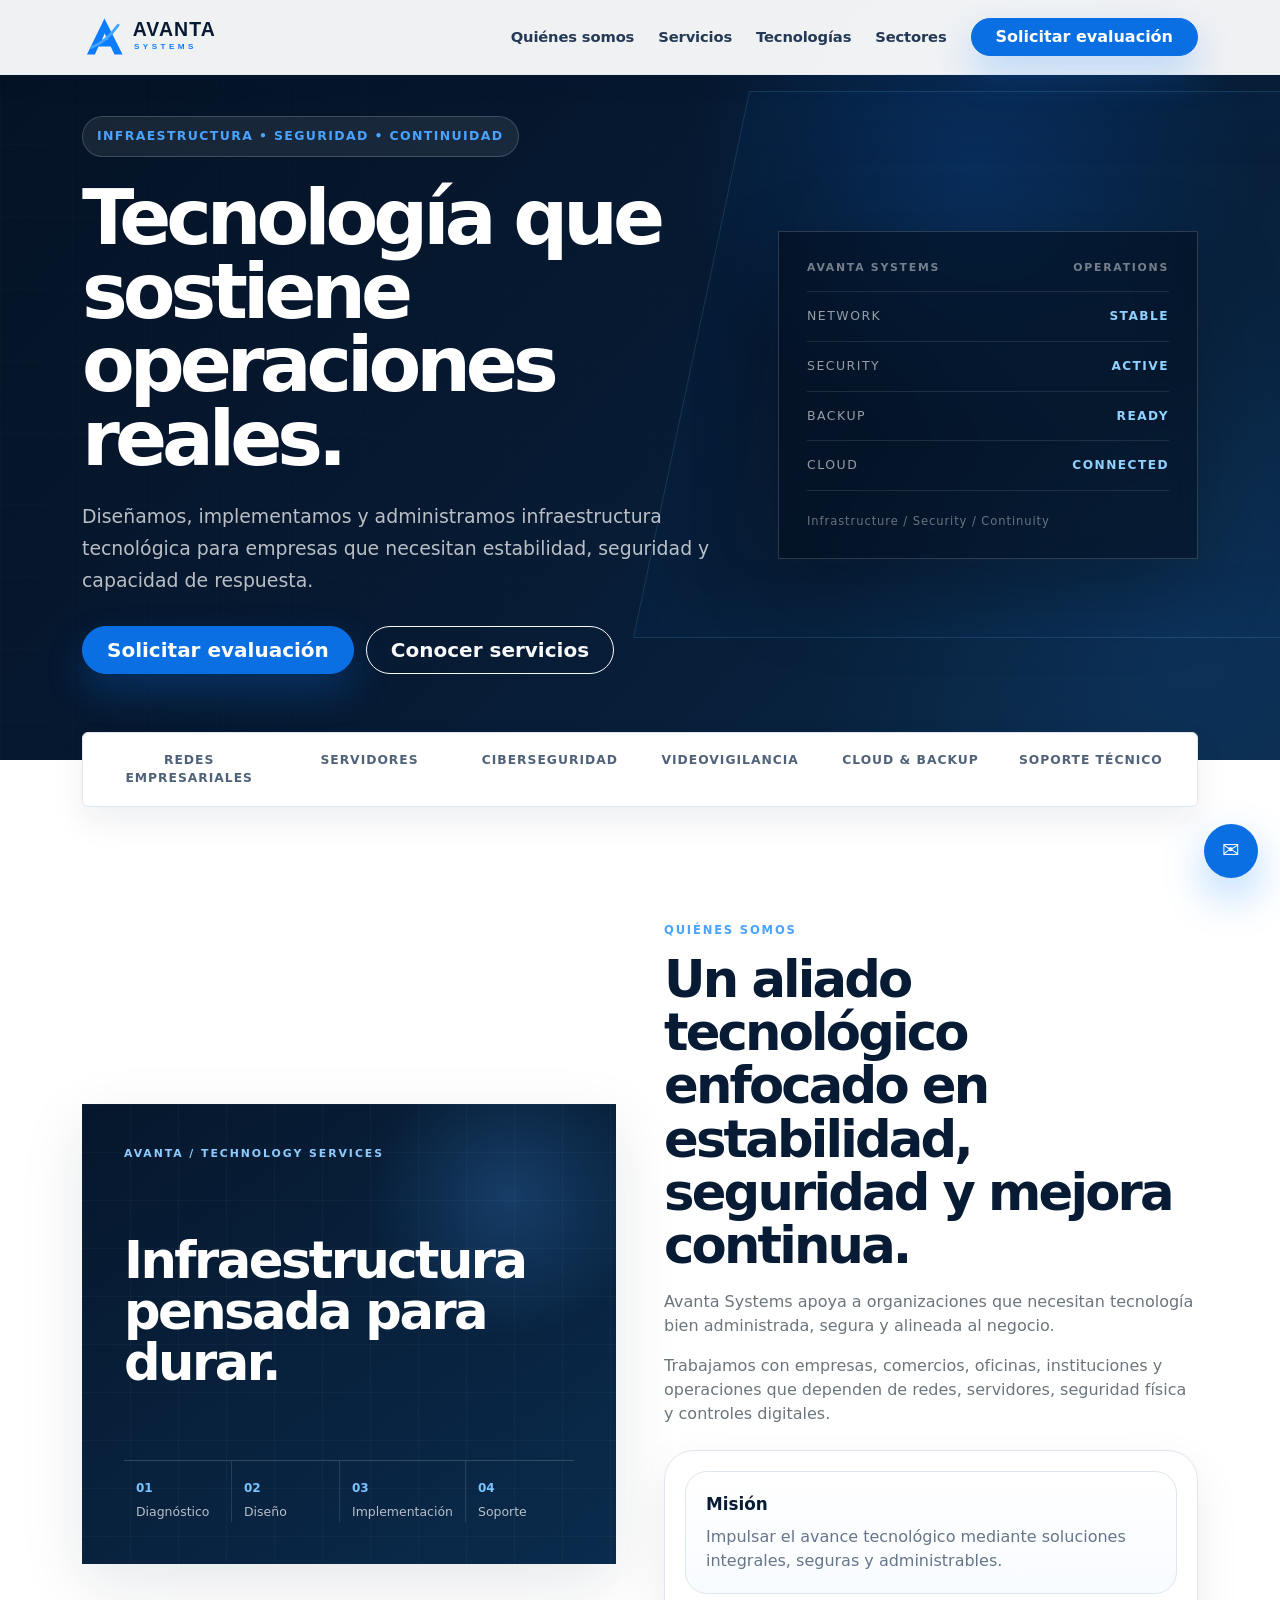
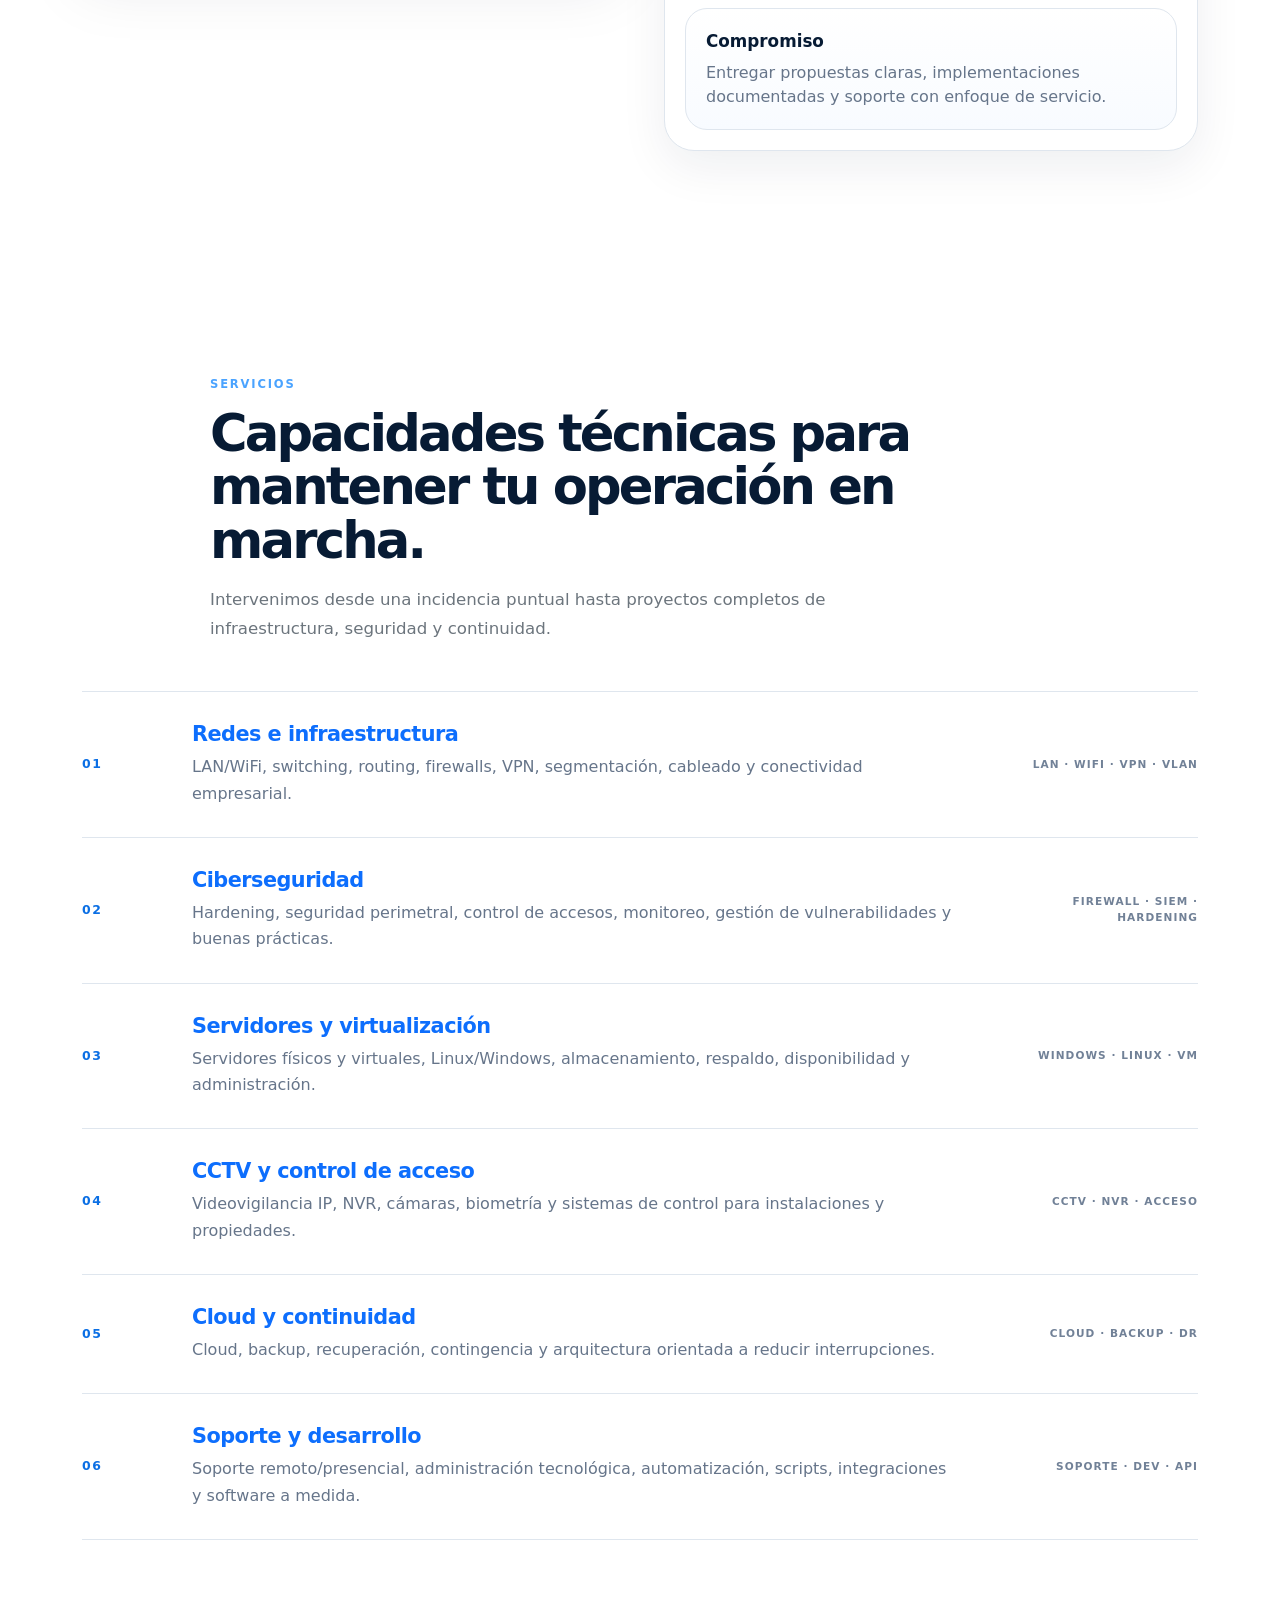
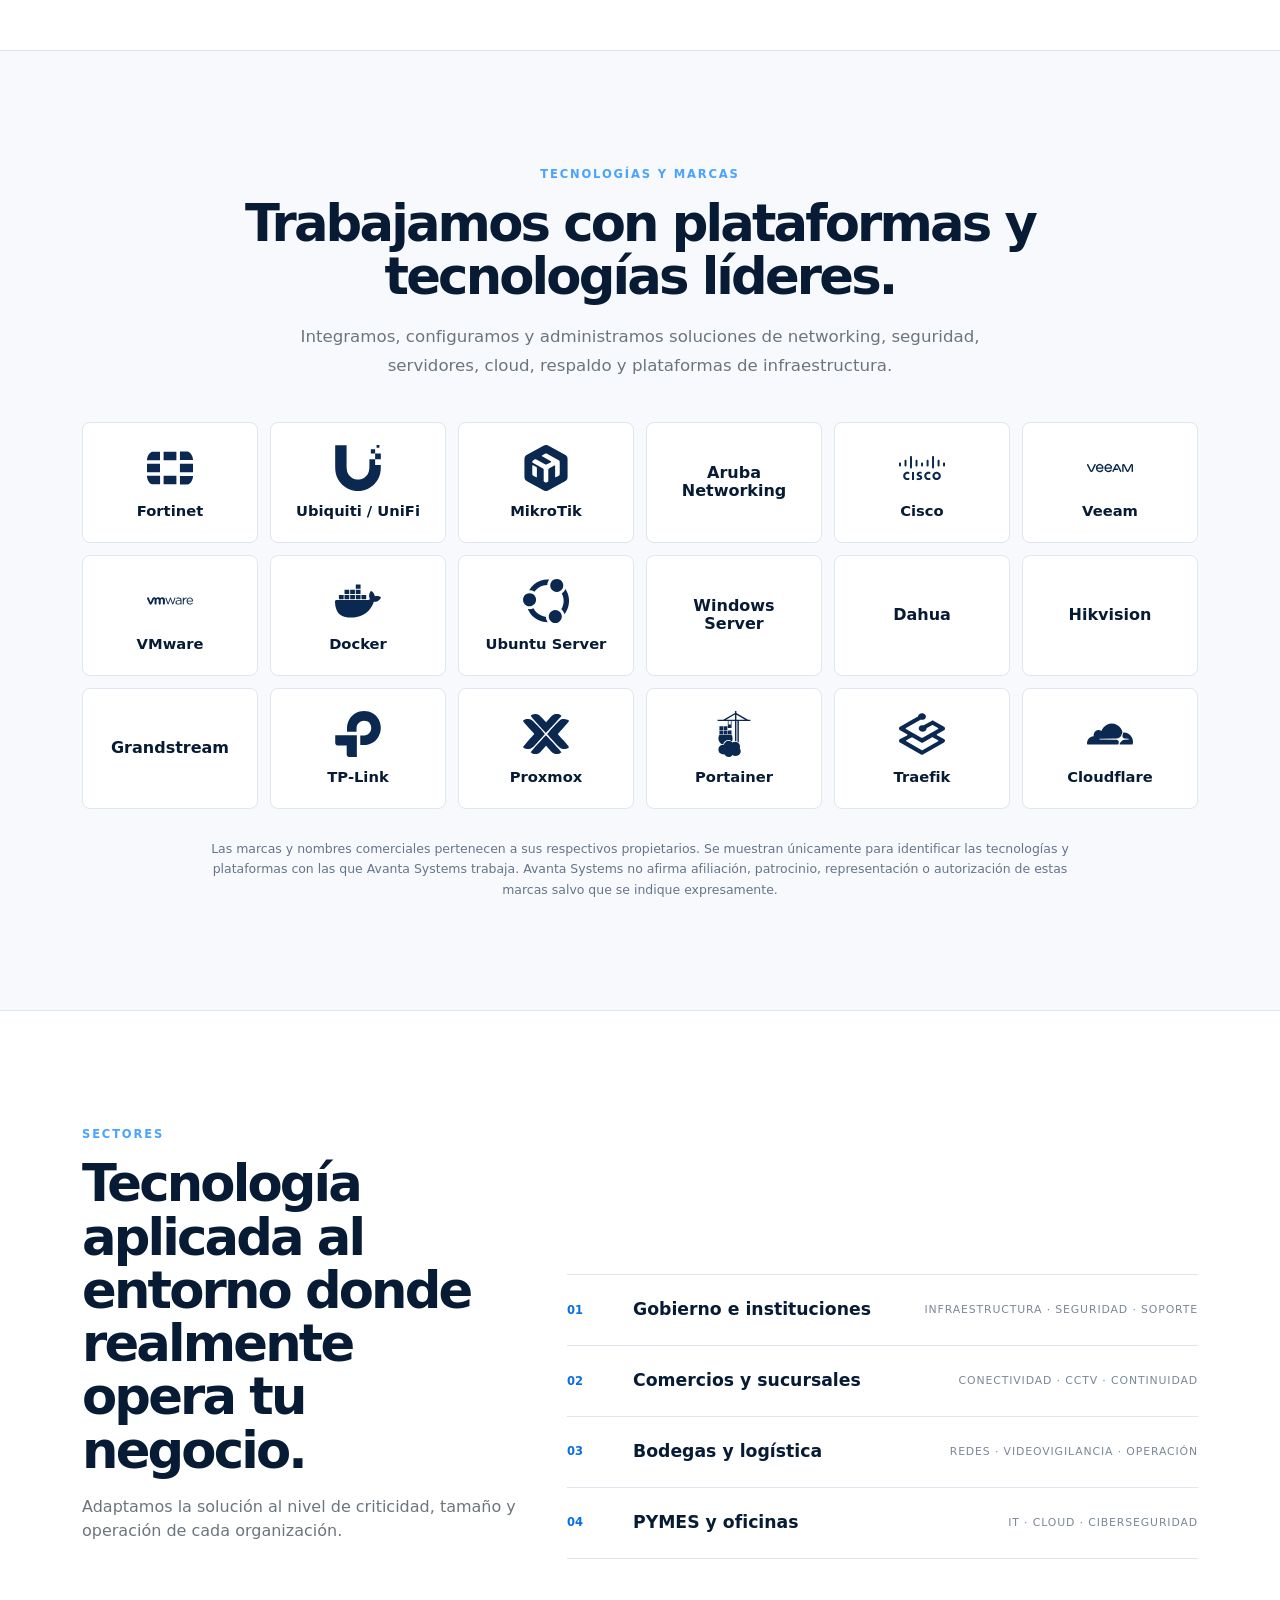
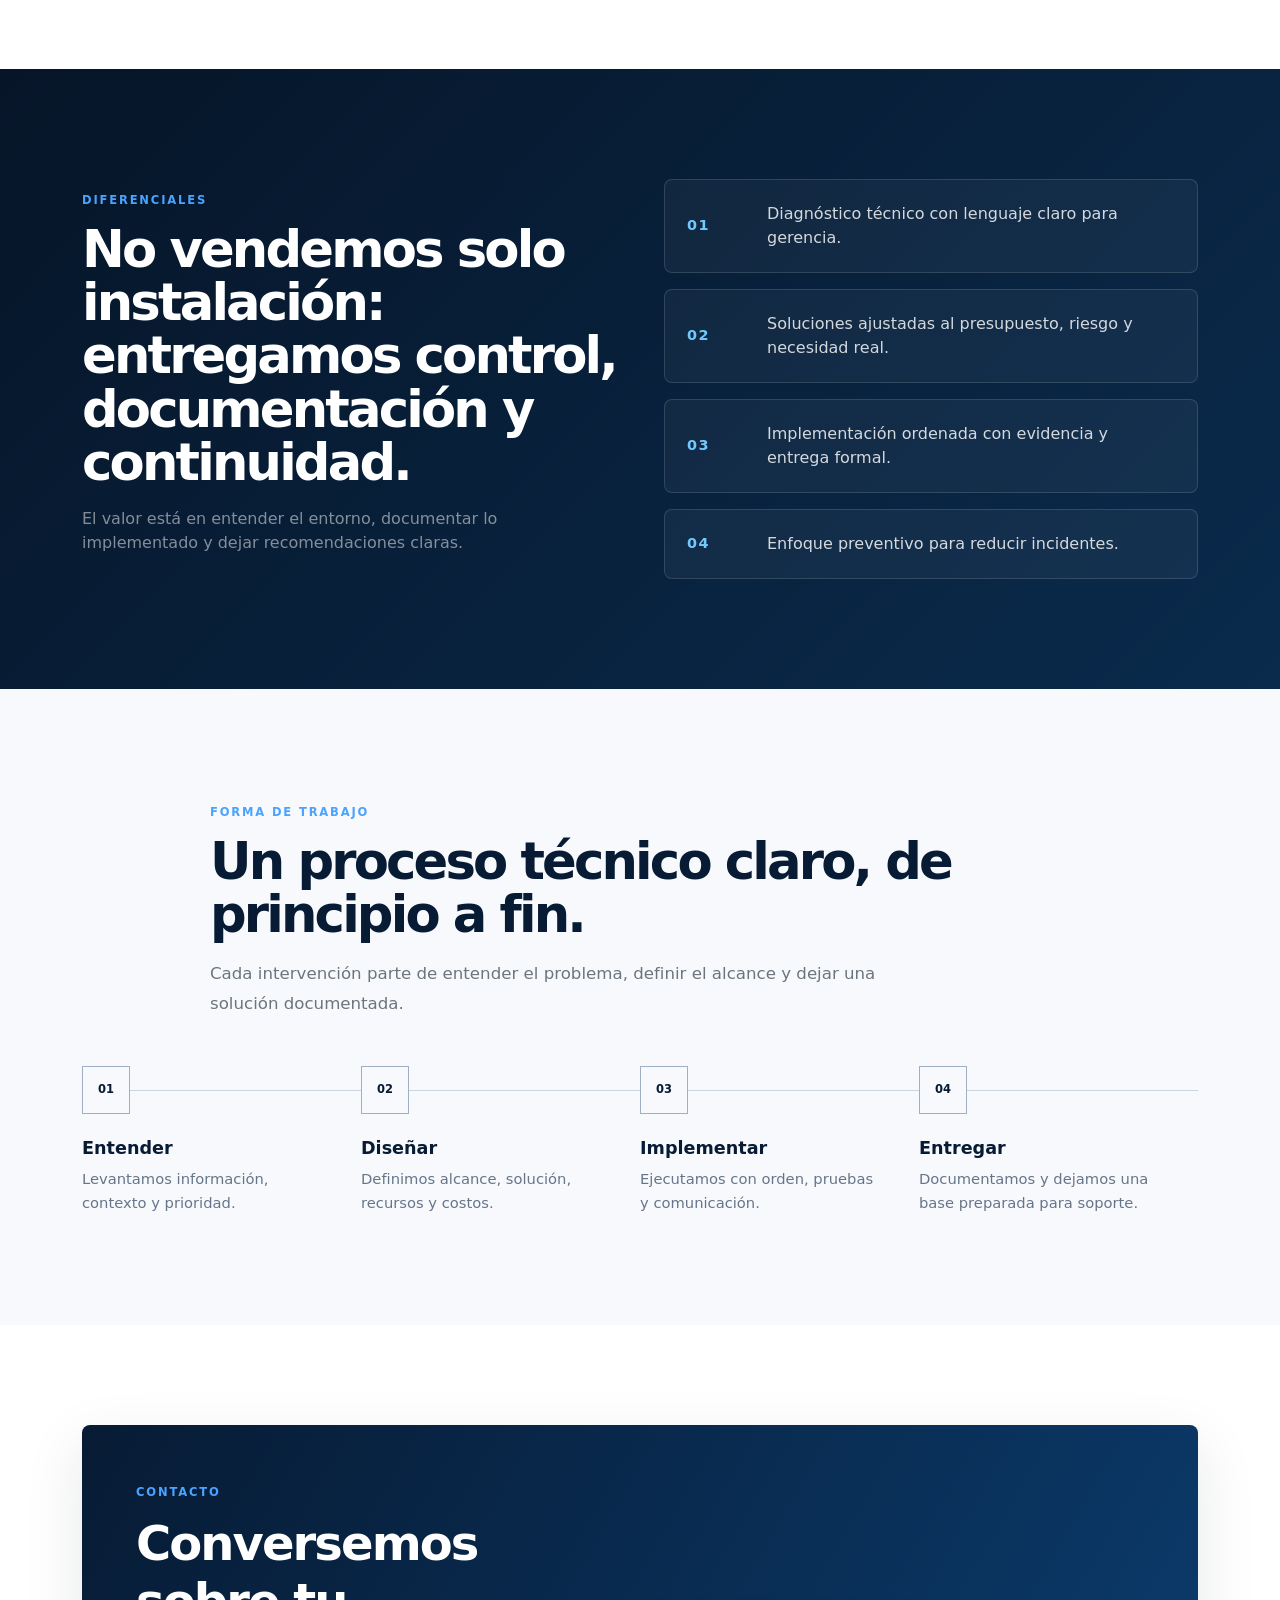
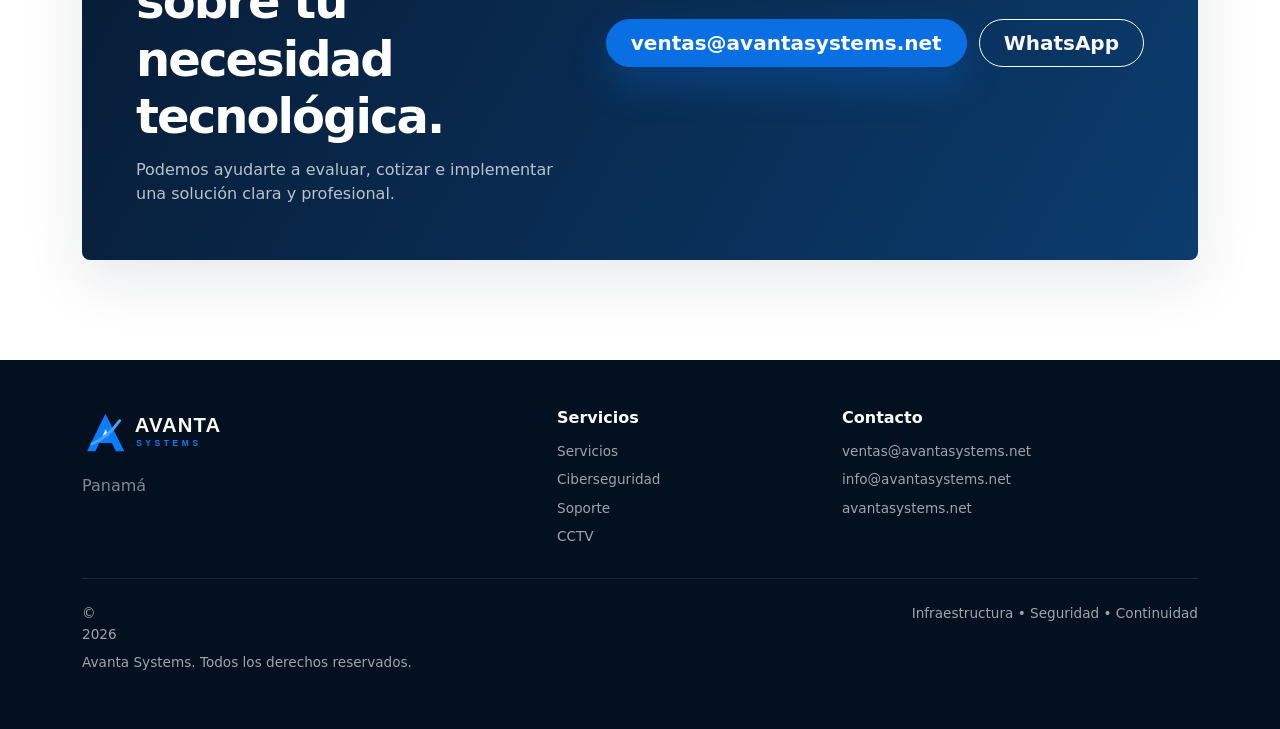
<file: index.html>
<!doctype html>
<html lang="es">
<head>
<meta charset="utf-8"><meta name="viewport" content="width=device-width,initial-scale=1">
<title>Avanta Systems | Infraestructura, Ciberseguridad y Soporte IT en Panamá</title>
<meta name="description" content="Avanta Systems ofrece soporte IT, redes, ciberseguridad, servidores, cloud, CCTV y automatización para empresas y propiedades en Panamá.">
<meta name="author" content="Avanta Systems"><meta name="robots" content="index, follow"><link rel="canonical" href="https://avantasystems.net/">
<meta property="og:locale" content="es_PA"><meta property="og:type" content="website"><meta property="og:title" content="Avanta Systems | Tecnología que impulsa continuidad"><meta property="og:description" content="Infraestructura, seguridad, soporte y soluciones tecnológicas."><meta property="og:image" content="https://avantasystems.net/assets/og-image.png">
<link rel="icon" href="assets/favicon.svg" type="image/svg+xml"><link rel="stylesheet" href="https://cdn.jsdelivr.net/npm/bootstrap@5.3.3/dist/css/bootstrap.min.css"><link rel="stylesheet" href="assets/styles.css">

<script type="application/ld+json">{
  "@context":"https://schema.org",
  "@type":"Organization",
  "name":"Avanta Systems",
  "url":"https://avantasystems.net/",
  "logo":"https://avantasystems.net/assets/logo.svg",
  "email":["ventas@avantasystems.net","info@avantasystems.net"],
  "areaServed":"PA",
  "sameAs":[]
}</script>
<script type="application/ld+json">{
  "@context":"https://schema.org",
  "@type":"WebSite",
  "name":"Avanta Systems",
  "url":"https://avantasystems.net/"
}</script>
<meta name="twitter:card" content="summary_large_image"><meta name="twitter:title" content="Avanta Systems | Tecnología para operaciones reales"><meta name="twitter:description" content="Infraestructura, ciberseguridad, soporte IT, cloud y continuidad para empresas en Panamá."><meta name="twitter:image" content="https://avantasystems.net/assets/og-image.png">
</head>
<body>
<nav class="navbar navbar-expand-lg fixed-top glass-nav" id="mainNav"><div class="container"><a class="navbar-brand" href="#inicio"><img src="assets/logo.svg" class="logo" alt="Avanta Systems"></a><button class="navbar-toggler border-0" data-bs-toggle="collapse" data-bs-target="#navMenu"><span class="navbar-toggler-icon"></span></button><div class="collapse navbar-collapse" id="navMenu"><ul class="navbar-nav ms-auto align-items-lg-center gap-lg-2"><li class="nav-item"><a class="nav-link" href="nosotros/">Quiénes somos</a></li><li class="nav-item"><a class="nav-link" href="#servicios">Servicios</a></li><li class="nav-item"><a class="nav-link" href="#tecnologias">Tecnologías</a></li><li class="nav-item"><a class="nav-link" href="#sectores">Sectores</a></li><li class="nav-item"><a class="btn btn-primary rounded-pill px-4 ms-lg-2" href="#contacto">Solicitar evaluación</a></li></ul></div></div></nav>

<header id="inicio" class="hero-modern">
  <div class="hero-grid-bg"></div>
  <div class="container hero-modern-inner">
    <div class="row align-items-center g-5">
      <div class="col-lg-7">
        <span class="badge-pill">Infraestructura • Seguridad • Continuidad</span>
        <h1>Tecnología que sostiene operaciones reales.</h1>
        <p>Diseñamos, implementamos y administramos infraestructura tecnológica para empresas que necesitan estabilidad, seguridad y capacidad de respuesta.</p>
        <div class="hero-actions">
          <a href="contacto/" class="btn btn-primary btn-lg rounded-pill px-4">Solicitar evaluación</a>
          <a href="servicios/" class="btn btn-outline-light btn-lg rounded-pill px-4">Conocer servicios</a>
        </div>
      </div>
      <div class="col-lg-5">
        <div class="hero-console">
          <div class="console-top"><span>AVANTA SYSTEMS</span><span>OPERATIONS</span></div>
          <div class="console-line"><span>NETWORK</span><strong>STABLE</strong></div>
          <div class="console-line"><span>SECURITY</span><strong>ACTIVE</strong></div>
          <div class="console-line"><span>BACKUP</span><strong>READY</strong></div>
          <div class="console-line"><span>CLOUD</span><strong>CONNECTED</strong></div>
          <div class="console-foot">Infrastructure / Security / Continuity</div>
        </div>
      </div>
    </div>
  </div>
</header>

<section class="capability-strip">
  <div class="container">
    <div class="trust-row reveal">
      <span>Redes empresariales</span><span>Servidores</span><span>Ciberseguridad</span><span>Videovigilancia</span><span>Cloud & Backup</span><span>Soporte técnico</span>
    </div>
  </div>
</section>

<main>
<section id="quienes-somos" class="section-padding"><div class="container"><div class="row align-items-center g-5"><div class="col-lg-6 reveal">
  <div class="about-visual">
    <div class="about-visual-label">AVANTA / TECHNOLOGY SERVICES</div>
    <div class="about-visual-title">Infraestructura pensada para durar.</div>
    <div class="about-visual-grid">
      <div><strong>01</strong><span>Diagnóstico</span></div>
      <div><strong>02</strong><span>Diseño</span></div>
      <div><strong>03</strong><span>Implementación</span></div>
      <div><strong>04</strong><span>Soporte</span></div>
    </div>
  </div>
</div><div class="col-lg-6 reveal delay-1"><span class="section-kicker">Quiénes somos</span><h2 class="section-title">Un aliado tecnológico enfocado en estabilidad, seguridad y mejora continua.</h2><p class="text-secondary">Avanta Systems apoya a organizaciones que necesitan tecnología bien administrada, segura y alineada al negocio.</p><p class="text-secondary">Trabajamos con empresas, comercios, oficinas, instituciones y operaciones que dependen de redes, servidores, seguridad física y controles digitales.</p><div class="info-panel mt-4"><div class="info-item"><strong>Misión</strong><p>Impulsar el avance tecnológico mediante soluciones integrales, seguras y administrables.</p></div><div class="info-item"><strong>Compromiso</strong><p>Entregar propuestas claras, implementaciones documentadas y soporte con enfoque de servicio.</p></div></div></div></div></div></section>

<section id="servicios" class="section-padding services-modern">
  <div class="container">
    <div class="section-head reveal">
      <span class="section-kicker">Servicios</span>
      <h2 class="section-title">Capacidades técnicas para mantener tu operación en marcha.</h2>
      <p class="text-secondary">Intervenimos desde una incidencia puntual hasta proyectos completos de infraestructura, seguridad y continuidad.</p>
    </div>
    <div class="service-list mt-5">
      <article class="service-row reveal"><div class="service-number">01</div><div><h3><a class="text-decoration-none" href="servicios/redes-infraestructura/">Redes e infraestructura</a></h3><p>LAN/WiFi, switching, routing, firewalls, VPN, segmentación, cableado y conectividad empresarial.</p></div><div class="service-tags">LAN · WiFi · VPN · VLAN</div></article>
      <article class="service-row reveal delay-1"><div class="service-number">02</div><div><h3><a class="text-decoration-none" href="servicios/ciberseguridad/">Ciberseguridad</a></h3><p>Hardening, seguridad perimetral, control de accesos, monitoreo, gestión de vulnerabilidades y buenas prácticas.</p></div><div class="service-tags">Firewall · SIEM · Hardening</div></article>
      <article class="service-row reveal delay-2"><div class="service-number">03</div><div><h3><a class="text-decoration-none" href="servicios/servidores-cloud/">Servidores y virtualización</a></h3><p>Servidores físicos y virtuales, Linux/Windows, almacenamiento, respaldo, disponibilidad y administración.</p></div><div class="service-tags">Windows · Linux · VM</div></article>
      <article class="service-row reveal"><div class="service-number">04</div><div><h3><a class="text-decoration-none" href="servicios/cctv-control-acceso/">CCTV y control de acceso</a></h3><p>Videovigilancia IP, NVR, cámaras, biometría y sistemas de control para instalaciones y propiedades.</p></div><div class="service-tags">CCTV · NVR · Acceso</div></article>
      <article class="service-row reveal delay-1"><div class="service-number">05</div><div><h3><a class="text-decoration-none" href="servicios/cloud-continuidad/">Cloud y continuidad</a></h3><p>Cloud, backup, recuperación, contingencia y arquitectura orientada a reducir interrupciones.</p></div><div class="service-tags">Cloud · Backup · DR</div></article>
      <article class="service-row reveal delay-2"><div class="service-number">06</div><div><h3><a class="text-decoration-none" href="servicios/soporte-desarrollo/">Soporte y desarrollo</a></h3><p>Soporte remoto/presencial, administración tecnológica, automatización, scripts, integraciones y software a medida.</p></div><div class="service-tags">Soporte · Dev · API</div></article>
    </div>
  </div>
</section>

<section id="tecnologias" class="section-padding brands-section">
<div class="container">
  <div class="section-head text-center reveal">
    <span class="section-kicker">Tecnologías y marcas</span>
    <h2 class="section-title mx-auto">Trabajamos con plataformas y tecnologías líderes.</h2>
    <p class="text-secondary mx-auto">Integramos, configuramos y administramos soluciones de networking, seguridad, servidores, cloud, respaldo y plataformas de infraestructura.</p>
  </div>

  <div class="brand-grid reveal delay-1">
    <div class="brand-card"><img src="assets/brands/fortinet.svg" alt="Fortinet"><span>Fortinet</span></div>
    <div class="brand-card"><img src="assets/brands/ubiquiti.svg" alt="Ubiquiti"><span>Ubiquiti / UniFi</span></div>
    <div class="brand-card"><img src="assets/brands/mikrotik.svg" alt="MikroTik"><span>MikroTik</span></div>
    <div class="brand-card brand-card-text"><span>Aruba Networking</span></div>
    <div class="brand-card"><img src="assets/brands/cisco.svg" alt="Cisco"><span>Cisco</span></div>
    <div class="brand-card"><img src="assets/brands/veeam.svg" alt="Veeam"><span>Veeam</span></div>
    <div class="brand-card"><img src="assets/brands/vmware.svg" alt="VMware"><span>VMware</span></div>
    <div class="brand-card"><img src="assets/brands/docker.svg" alt="Docker"><span>Docker</span></div>
    <div class="brand-card"><img src="assets/brands/ubuntu.svg" alt="Ubuntu"><span>Ubuntu Server</span></div>
    <div class="brand-card brand-card-text"><span>Windows Server</span></div>
    <div class="brand-card brand-card-text"><span>Dahua</span></div>
    <div class="brand-card brand-card-text"><span>Hikvision</span></div>
    <div class="brand-card brand-card-text"><span>Grandstream</span></div>
    <div class="brand-card"><img src="assets/brands/tplink.svg" alt="TP-Link"><span>TP-Link</span></div>
    <div class="brand-card"><img src="assets/brands/proxmox.svg" alt="Proxmox"><span>Proxmox</span></div>
    <div class="brand-card"><img src="assets/brands/portainer.svg" alt="Portainer"><span>Portainer</span></div>
    <div class="brand-card"><img src="assets/brands/traefik.svg" alt="Traefik"><span>Traefik</span></div>
    <div class="brand-card"><img src="assets/brands/cloudflare.svg" alt="Cloudflare"><span>Cloudflare</span></div>
  </div>

  <p class="brand-note text-center reveal delay-2">
    Las marcas y nombres comerciales pertenecen a sus respectivos propietarios. Se muestran únicamente para identificar las tecnologías y plataformas con las que Avanta Systems trabaja. Avanta Systems no afirma afiliación, patrocinio, representación o autorización de estas marcas salvo que se indique expresamente.
  </p>
</div>
</section>

<section id="sectores" class="section-padding sectors-modern">
  <div class="container">
    <div class="row g-5 align-items-end">
      <div class="col-lg-5 reveal">
        <span class="section-kicker">Sectores</span>
        <h2 class="section-title">Tecnología aplicada al entorno donde realmente opera tu negocio.</h2>
        <p class="text-secondary">Adaptamos la solución al nivel de criticidad, tamaño y operación de cada organización.</p>
      </div>
      <div class="col-lg-7">
        <div class="sector-list">
          <div class="sector-item reveal"><span>01</span><strong>Gobierno e instituciones</strong><em>Infraestructura · Seguridad · Soporte</em></div>
          <div class="sector-item reveal delay-1"><span>02</span><strong>Comercios y sucursales</strong><em>Conectividad · CCTV · Continuidad</em></div>
          <div class="sector-item reveal delay-2"><span>03</span><strong>Bodegas y logística</strong><em>Redes · Videovigilancia · Operación</em></div>
          <div class="sector-item reveal"><span>04</span><strong>PYMES y oficinas</strong><em>IT · Cloud · Ciberseguridad</em></div>
        </div>
      </div>
    </div>
  </div>
</section>

<section id="diferenciales" class="section-padding dark-section"><div class="container"><div class="row g-5 align-items-center"><div class="col-lg-6 reveal"><span class="section-kicker">Diferenciales</span><h2 class="section-title text-white">No vendemos solo instalación: entregamos control, documentación y continuidad.</h2><p class="text-white-50">El valor está en entender el entorno, documentar lo implementado y dejar recomendaciones claras.</p></div><div class="col-lg-6"><div class="value-list"><div class="value-item reveal"><span>01</span><p>Diagnóstico técnico con lenguaje claro para gerencia.</p></div><div class="value-item reveal delay-1"><span>02</span><p>Soluciones ajustadas al presupuesto, riesgo y necesidad real.</p></div><div class="value-item reveal delay-2"><span>03</span><p>Implementación ordenada con evidencia y entrega formal.</p></div><div class="value-item reveal delay-3"><span>04</span><p>Enfoque preventivo para reducir incidentes.</p></div></div></div></div></div></section>

<section class="section-padding process-modern">
  <div class="container">
    <div class="section-head reveal">
      <span class="section-kicker">Forma de trabajo</span>
      <h2 class="section-title">Un proceso técnico claro, de principio a fin.</h2>
      <p class="text-secondary">Cada intervención parte de entender el problema, definir el alcance y dejar una solución documentada.</p>
    </div>
    <div class="process-line mt-5">
      <div class="process-step reveal"><span>01</span><h3>Entender</h3><p>Levantamos información, contexto y prioridad.</p></div>
      <div class="process-step reveal delay-1"><span>02</span><h3>Diseñar</h3><p>Definimos alcance, solución, recursos y costos.</p></div>
      <div class="process-step reveal delay-2"><span>03</span><h3>Implementar</h3><p>Ejecutamos con orden, pruebas y comunicación.</p></div>
      <div class="process-step reveal delay-3"><span>04</span><h3>Entregar</h3><p>Documentamos y dejamos una base preparada para soporte.</p></div>
    </div>
  </div>
</section>

<section id="contacto" class="cta-section"><div class="container"><div class="cta-box reveal"><div><span class="section-kicker">Contacto</span><h2>Conversemos sobre tu necesidad tecnológica.</h2><p>Podemos ayudarte a evaluar, cotizar e implementar una solución clara y profesional.</p></div><div class="cta-actions"><a class="btn btn-primary btn-lg rounded-pill px-4" href="mailto:ventas@avantasystems.net">ventas@avantasystems.net</a><a class="btn btn-outline-light btn-lg rounded-pill px-4" href="https://wa.me/50764495803" target="_blank">WhatsApp</a></div></div></div></section>
</main>

<footer class="footer py-5"><div class="container"><div class="row g-4 align-items-start"><div class="col-lg-5"><img src="assets/logo-white.svg" alt="Avanta Systems" class="footer-logo mb-3"><p class="text-white-50">Panamá</p></div><div class="col-6 col-lg-3"><h3>Servicios</h3><a href="servicios/">Servicios</a><a href="servicios/ciberseguridad/">Ciberseguridad</a><a href="servicios/soporte-desarrollo/">Soporte</a><a href="servicios/cctv-control-acceso/">CCTV</a></div><div class="col-6 col-lg-4"><h3>Contacto</h3><a href="mailto:ventas@avantasystems.net">ventas@avantasystems.net</a><a href="mailto:info@avantasystems.net">info@avantasystems.net</a><a href="/">avantasystems.net</a></div></div><hr class="border-secondary my-4"><div class="d-flex flex-column flex-md-row justify-content-between gap-2 text-white-50 small"><span>© <span id="year"></span> Avanta Systems. Todos los derechos reservados.</span><span>Infraestructura • Seguridad • Continuidad</span></div></div></footer><a href="#contacto" class="floating-cta">✉</a>
<script src="https://cdn.jsdelivr.net/npm/bootstrap@5.3.3/dist/js/bootstrap.bundle.min.js"></script><script src="assets/script.js"></script>
</body></html>
</file>
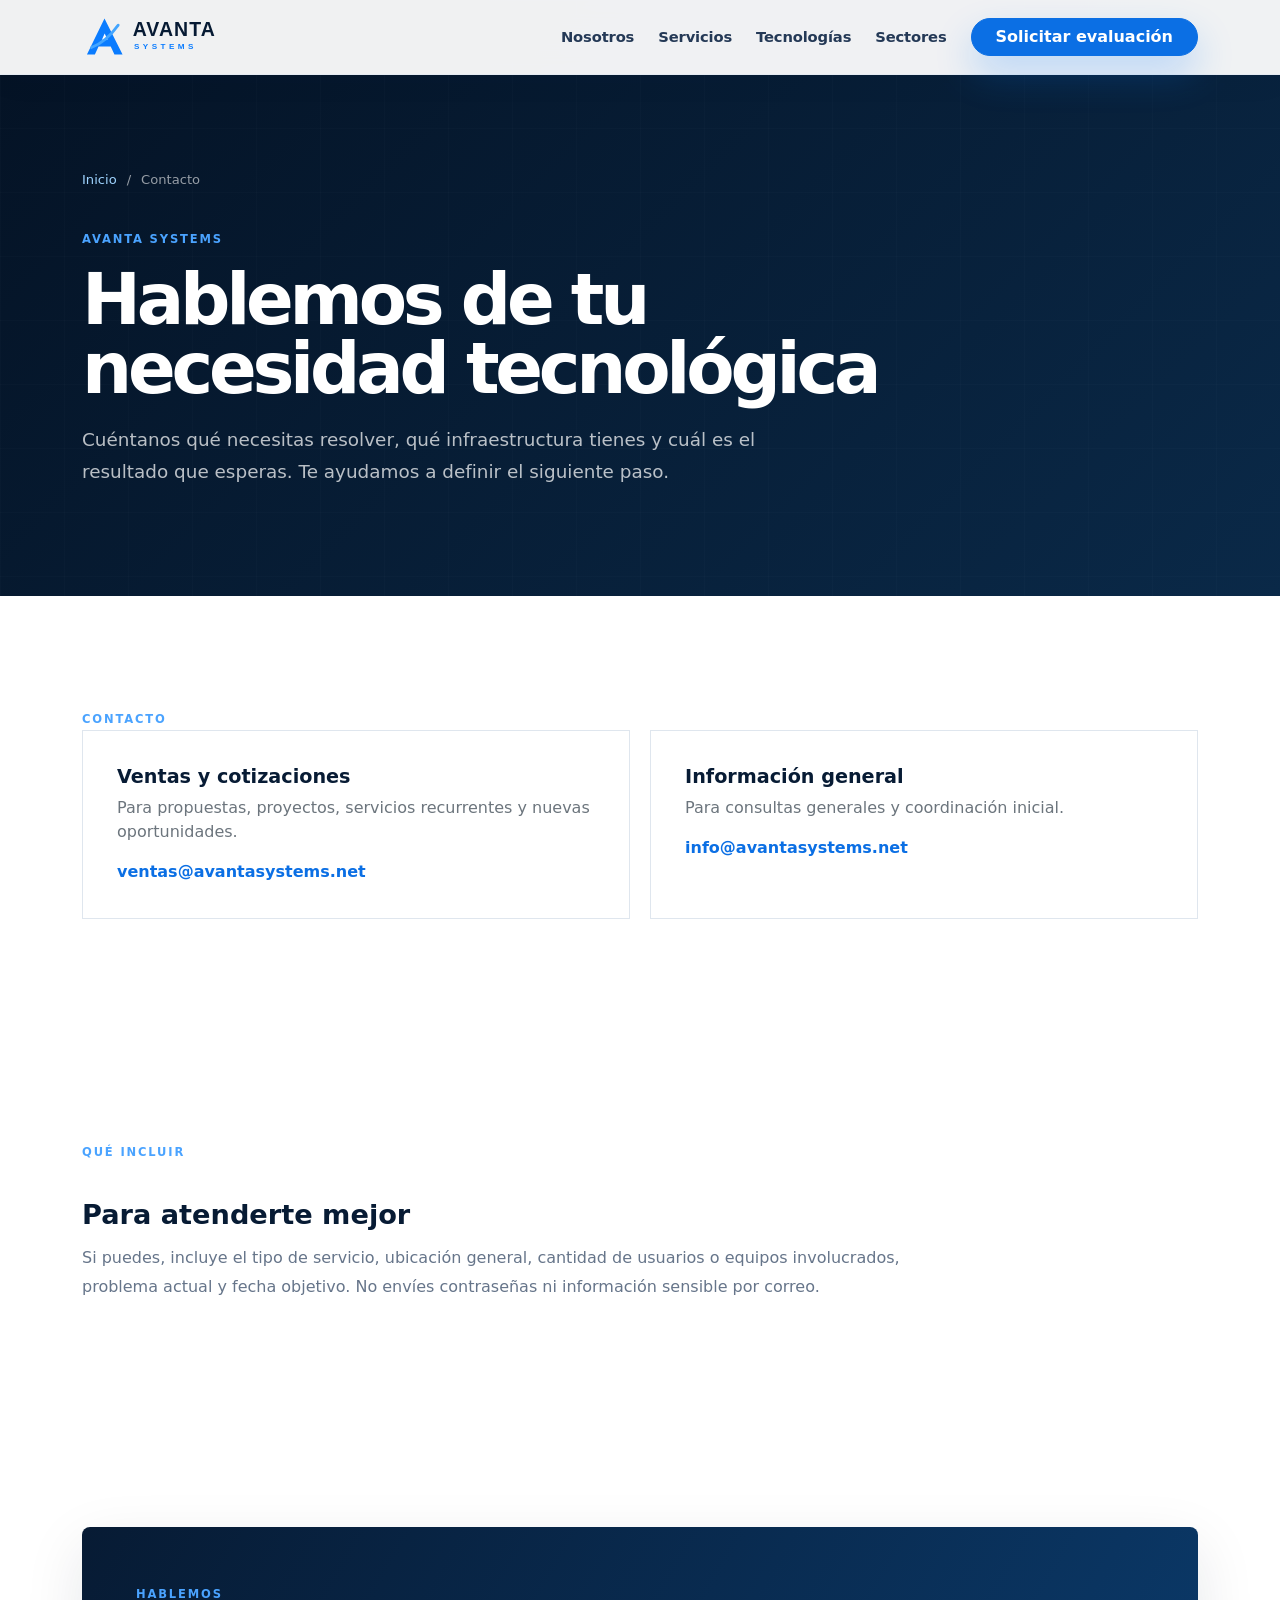
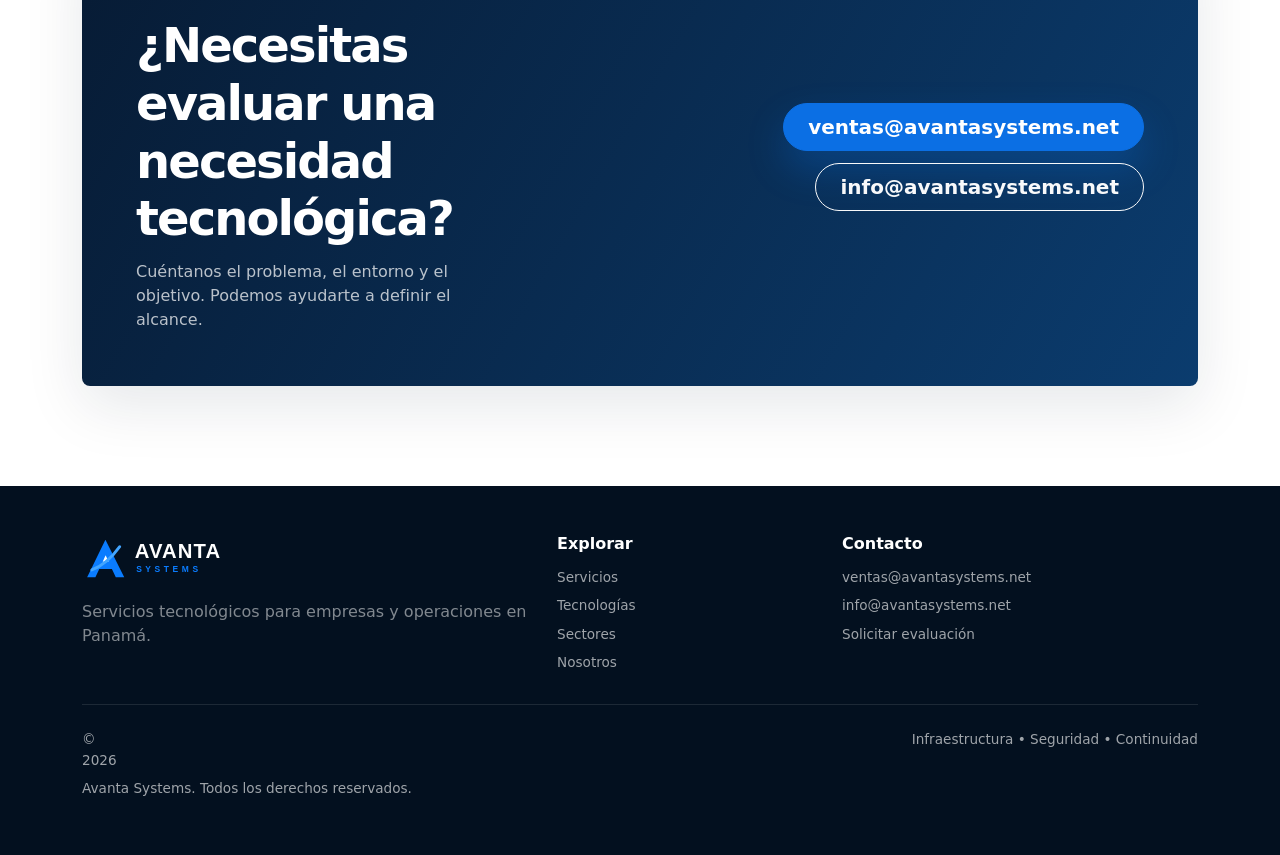
<file: contacto/index.html>
<!doctype html><html lang="es"><head><meta charset="utf-8"><meta name="viewport" content="width=device-width,initial-scale=1">
<title>Contacto | Avanta Systems</title><meta name="description" content="Contacta a Avanta Systems para soporte IT, infraestructura, ciberseguridad, cloud, CCTV y proyectos tecnológicos en Panamá."><meta name="robots" content="index, follow"><link rel="canonical" href="https://avantasystems.net/contacto/"><meta property="og:locale" content="es_PA"><meta property="og:type" content="website"><meta property="og:title" content="Contacto | Avanta Systems"><meta property="og:description" content="Contacta a Avanta Systems para soporte IT, infraestructura, ciberseguridad, cloud, CCTV y proyectos tecnológicos en Panamá."><meta property="og:url" content="https://avantasystems.net/contacto/"><meta property="og:image" content="https://avantasystems.net/assets/og-image.png"><meta name="twitter:card" content="summary_large_image"><meta name="twitter:title" content="Contacto | Avanta Systems"><meta name="twitter:description" content="Contacta a Avanta Systems para soporte IT, infraestructura, ciberseguridad, cloud, CCTV y proyectos tecnológicos en Panamá."><meta name="twitter:image" content="https://avantasystems.net/assets/og-image.png"><link rel="icon" href="../assets/favicon.svg" type="image/svg+xml"><link rel="stylesheet" href="https://cdn.jsdelivr.net/npm/bootstrap@5.3.3/dist/css/bootstrap.min.css"><link rel="stylesheet" href="../assets/styles.css"><script type="application/ld+json">{
"@context":"https://schema.org","@type":"Organization","name":"Avanta Systems","url":"https://avantasystems.net/","logo":"https://avantasystems.net/assets/logo.svg","email":["ventas@avantasystems.net","info@avantasystems.net"],"areaServed":"PA","sameAs":[]}</script>
</head><body>
<nav class="navbar navbar-expand-lg fixed-top glass-nav"><div class="container"><a class="navbar-brand" href="../"><img src="../assets/logo.svg" class="logo" alt="Avanta Systems"></a><button class="navbar-toggler border-0" data-bs-toggle="collapse" data-bs-target="#navMenu"><span class="navbar-toggler-icon"></span></button><div class="collapse navbar-collapse" id="navMenu"><ul class="navbar-nav ms-auto align-items-lg-center gap-lg-2"><li class="nav-item"><a class="nav-link" href="../nosotros/">Nosotros</a></li><li class="nav-item"><a class="nav-link" href="../servicios/">Servicios</a></li><li class="nav-item"><a class="nav-link" href="../tecnologias/">Tecnologías</a></li><li class="nav-item"><a class="nav-link" href="../sectores/">Sectores</a></li><li class="nav-item"><a class="btn btn-primary rounded-pill px-4 ms-lg-2" href="../contacto/">Solicitar evaluación</a></li></ul></div></div></nav>
<header class="page-hero"><div class="container"><div class="breadcrumb"><a href="../">Inicio</a><span>/</span><span>Contacto</span></div><span class="section-kicker">Avanta Systems</span><h1>Hablemos de tu necesidad tecnológica</h1><p>Cuéntanos qué necesitas resolver, qué infraestructura tienes y cuál es el resultado que esperas. Te ayudamos a definir el siguiente paso.</p></div></header>
<main><section class="section-padding"><div class="container"><span class="section-kicker">Contacto</span><div class="contact-grid"><div class="contact-card"><h2>Ventas y cotizaciones</h2><p class="text-secondary">Para propuestas, proyectos, servicios recurrentes y nuevas oportunidades.</p><a href="mailto:ventas@avantasystems.net">ventas@avantasystems.net</a></div><div class="contact-card"><h2>Información general</h2><p class="text-secondary">Para consultas generales y coordinación inicial.</p><a href="mailto:info@avantasystems.net">info@avantasystems.net</a></div></div></div></section><section class="section-padding"><div class="container"><span class="section-kicker">Qué incluir</span><div class="prose"><h2>Para atenderte mejor</h2><p>Si puedes, incluye el tipo de servicio, ubicación general, cantidad de usuarios o equipos involucrados, problema actual y fecha objetivo. No envíes contraseñas ni información sensible por correo.</p></div></div></section></main>
<section class="cta-section"><div class="container"><div class="cta-box"><div><span class="section-kicker">Hablemos</span><h2>¿Necesitas evaluar una necesidad tecnológica?</h2><p>Cuéntanos el problema, el entorno y el objetivo. Podemos ayudarte a definir el alcance.</p></div><div class="cta-actions"><a class="btn btn-primary btn-lg rounded-pill px-4" href="mailto:ventas@avantasystems.net">ventas@avantasystems.net</a><a class="btn btn-outline-light btn-lg rounded-pill px-4" href="mailto:info@avantasystems.net">info@avantasystems.net</a></div></div></div></section>
<footer class="footer py-5"><div class="container"><div class="row g-4"><div class="col-lg-5"><img src="../assets/logo-white.svg" alt="Avanta Systems" class="footer-logo mb-3"><p class="text-white-50">Servicios tecnológicos para empresas y operaciones en Panamá.</p></div><div class="col-6 col-lg-3"><h3>Explorar</h3><a href="../servicios/">Servicios</a><a href="../tecnologias/">Tecnologías</a><a href="../sectores/">Sectores</a><a href="../nosotros/">Nosotros</a></div><div class="col-6 col-lg-4"><h3>Contacto</h3><a href="mailto:ventas@avantasystems.net">ventas@avantasystems.net</a><a href="mailto:info@avantasystems.net">info@avantasystems.net</a><a href="../contacto/">Solicitar evaluación</a></div></div><hr class="border-secondary my-4"><div class="d-flex flex-column flex-md-row justify-content-between gap-2 text-white-50 small"><span>© <span id="year"></span> Avanta Systems. Todos los derechos reservados.</span><span>Infraestructura • Seguridad • Continuidad</span></div></div></footer>
<script src="https://cdn.jsdelivr.net/npm/bootstrap@5.3.3/dist/js/bootstrap.bundle.min.js"></script><script src="../assets/script.js"></script></body></html>
</file>
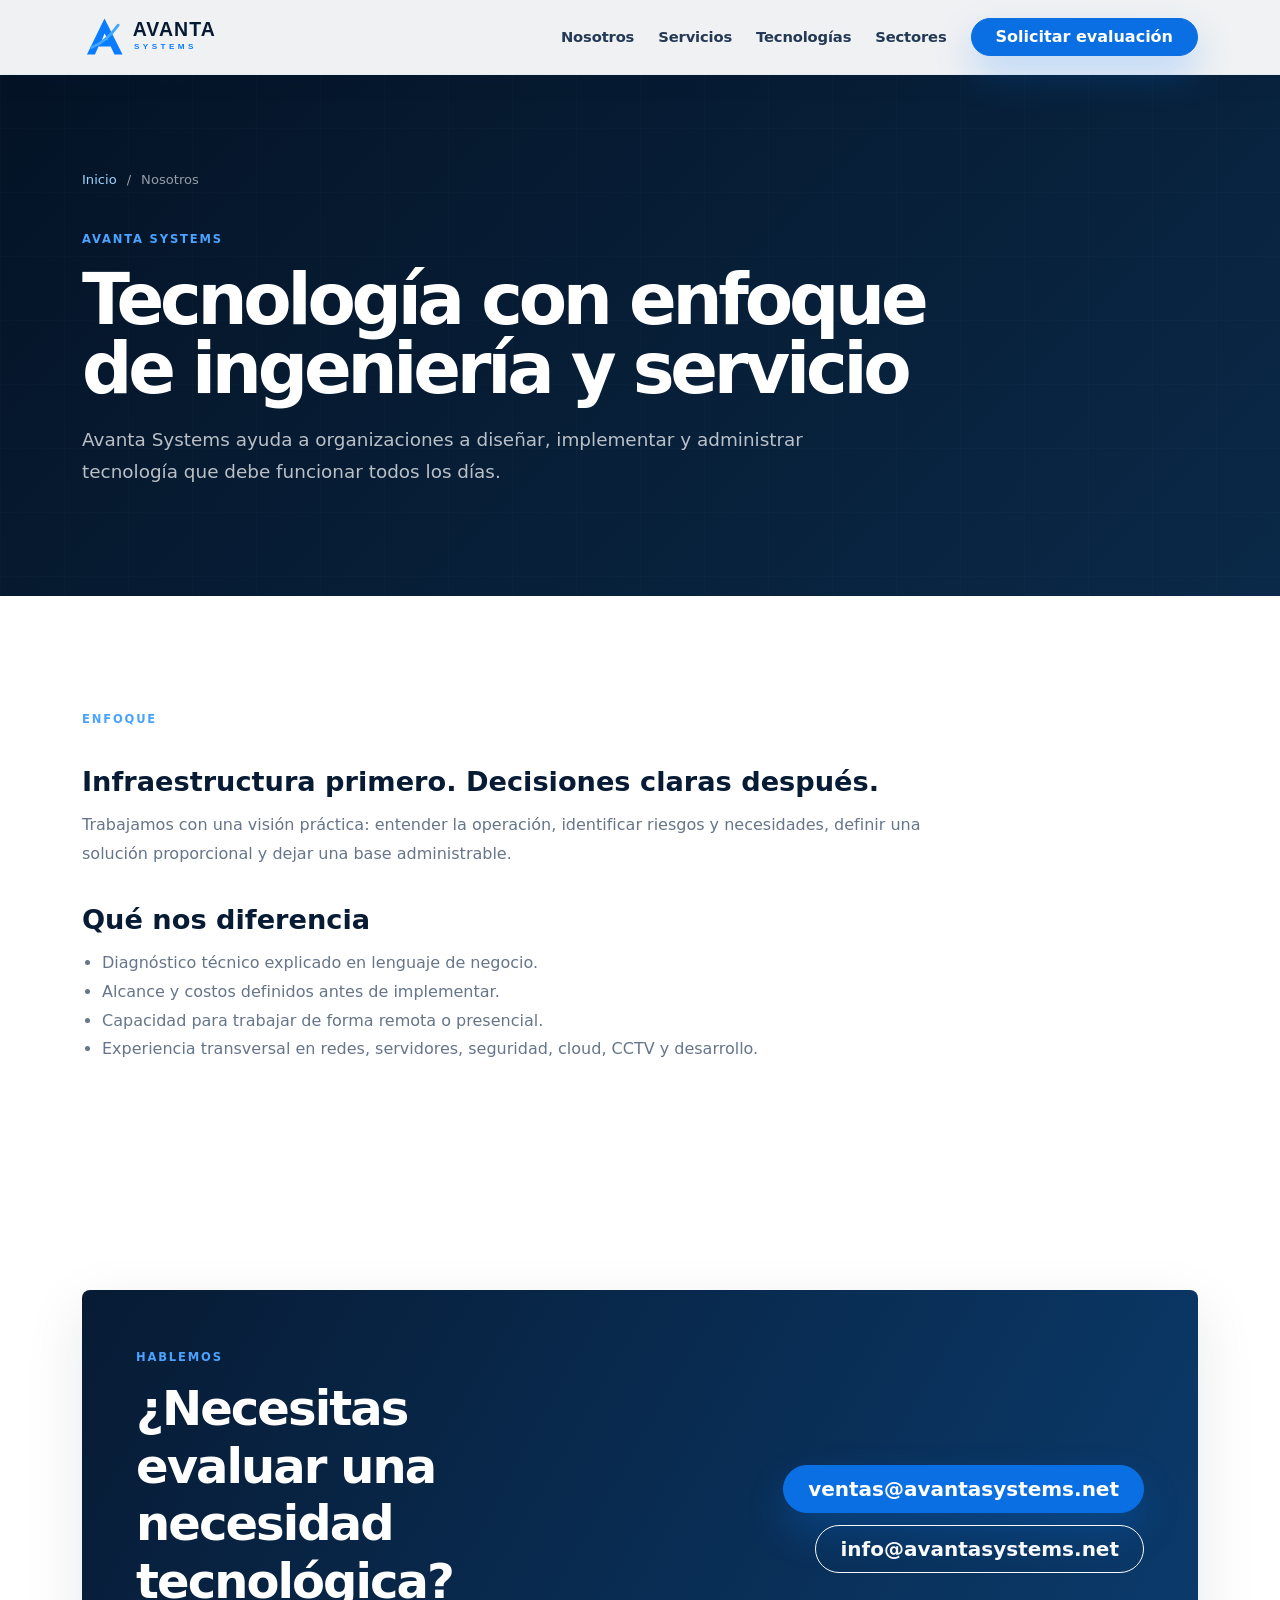
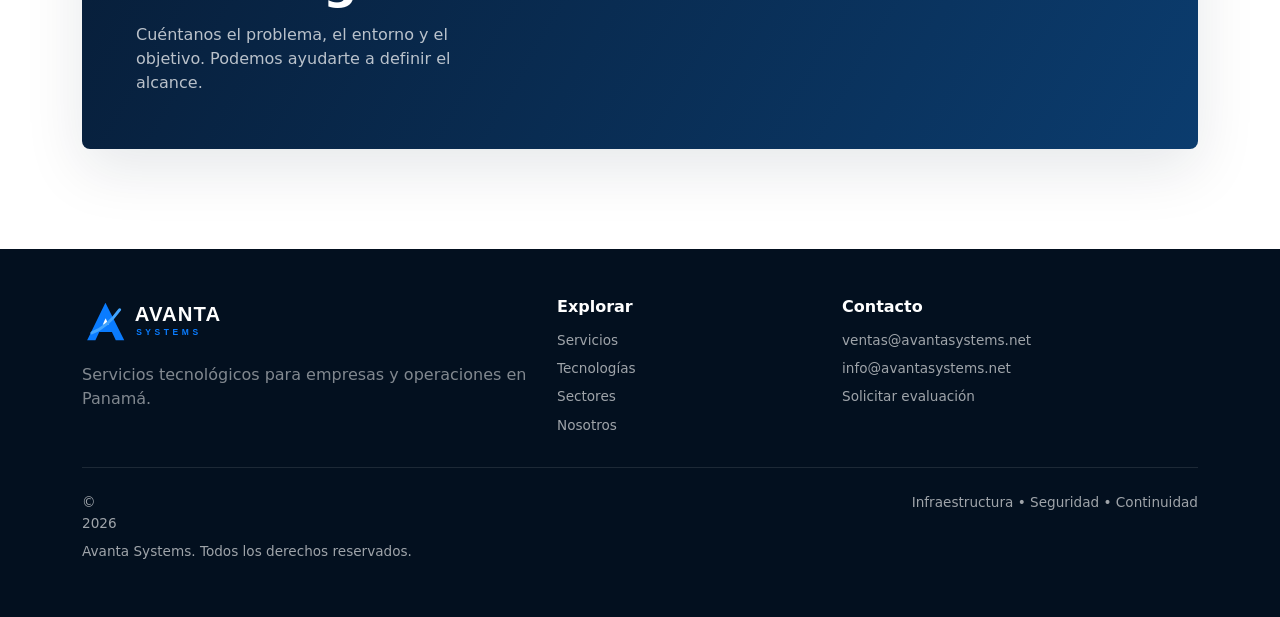
<file: nosotros/index.html>
<!doctype html><html lang="es"><head><meta charset="utf-8"><meta name="viewport" content="width=device-width,initial-scale=1">
<title>Nosotros | Avanta Systems</title><meta name="description" content="Conoce Avanta Systems, empresa de servicios tecnológicos enfocada en infraestructura, seguridad, soporte y continuidad para operaciones en Panamá."><meta name="robots" content="index, follow"><link rel="canonical" href="https://avantasystems.net/nosotros/"><meta property="og:locale" content="es_PA"><meta property="og:type" content="website"><meta property="og:title" content="Nosotros | Avanta Systems"><meta property="og:description" content="Conoce Avanta Systems, empresa de servicios tecnológicos enfocada en infraestructura, seguridad, soporte y continuidad para operaciones en Panamá."><meta property="og:url" content="https://avantasystems.net/nosotros/"><meta property="og:image" content="https://avantasystems.net/assets/og-image.png"><meta name="twitter:card" content="summary_large_image"><meta name="twitter:title" content="Nosotros | Avanta Systems"><meta name="twitter:description" content="Conoce Avanta Systems, empresa de servicios tecnológicos enfocada en infraestructura, seguridad, soporte y continuidad para operaciones en Panamá."><meta name="twitter:image" content="https://avantasystems.net/assets/og-image.png"><link rel="icon" href="../assets/favicon.svg" type="image/svg+xml"><link rel="stylesheet" href="https://cdn.jsdelivr.net/npm/bootstrap@5.3.3/dist/css/bootstrap.min.css"><link rel="stylesheet" href="../assets/styles.css"><script type="application/ld+json">{
"@context":"https://schema.org","@type":"Organization","name":"Avanta Systems","url":"https://avantasystems.net/","logo":"https://avantasystems.net/assets/logo.svg","email":["ventas@avantasystems.net","info@avantasystems.net"],"areaServed":"PA","sameAs":[]}</script>
</head><body>
<nav class="navbar navbar-expand-lg fixed-top glass-nav"><div class="container"><a class="navbar-brand" href="../"><img src="../assets/logo.svg" class="logo" alt="Avanta Systems"></a><button class="navbar-toggler border-0" data-bs-toggle="collapse" data-bs-target="#navMenu"><span class="navbar-toggler-icon"></span></button><div class="collapse navbar-collapse" id="navMenu"><ul class="navbar-nav ms-auto align-items-lg-center gap-lg-2"><li class="nav-item"><a class="nav-link" href="../nosotros/">Nosotros</a></li><li class="nav-item"><a class="nav-link" href="../servicios/">Servicios</a></li><li class="nav-item"><a class="nav-link" href="../tecnologias/">Tecnologías</a></li><li class="nav-item"><a class="nav-link" href="../sectores/">Sectores</a></li><li class="nav-item"><a class="btn btn-primary rounded-pill px-4 ms-lg-2" href="../contacto/">Solicitar evaluación</a></li></ul></div></div></nav>
<header class="page-hero"><div class="container"><div class="breadcrumb"><a href="../">Inicio</a><span>/</span><span>Nosotros</span></div><span class="section-kicker">Avanta Systems</span><h1>Tecnología con enfoque de ingeniería y servicio</h1><p>Avanta Systems ayuda a organizaciones a diseñar, implementar y administrar tecnología que debe funcionar todos los días.</p></div></header>
<main><section class="section-padding"><div class="container"><span class="section-kicker">Enfoque</span><div class="prose"><h2>Infraestructura primero. Decisiones claras después.</h2><p>Trabajamos con una visión práctica: entender la operación, identificar riesgos y necesidades, definir una solución proporcional y dejar una base administrable.</p><h2>Qué nos diferencia</h2><ul><li>Diagnóstico técnico explicado en lenguaje de negocio.</li><li>Alcance y costos definidos antes de implementar.</li><li>Capacidad para trabajar de forma remota o presencial.</li><li>Experiencia transversal en redes, servidores, seguridad, cloud, CCTV y desarrollo.</li></ul></div></div></section></main>
<section class="cta-section"><div class="container"><div class="cta-box"><div><span class="section-kicker">Hablemos</span><h2>¿Necesitas evaluar una necesidad tecnológica?</h2><p>Cuéntanos el problema, el entorno y el objetivo. Podemos ayudarte a definir el alcance.</p></div><div class="cta-actions"><a class="btn btn-primary btn-lg rounded-pill px-4" href="mailto:ventas@avantasystems.net">ventas@avantasystems.net</a><a class="btn btn-outline-light btn-lg rounded-pill px-4" href="mailto:info@avantasystems.net">info@avantasystems.net</a></div></div></div></section>
<footer class="footer py-5"><div class="container"><div class="row g-4"><div class="col-lg-5"><img src="../assets/logo-white.svg" alt="Avanta Systems" class="footer-logo mb-3"><p class="text-white-50">Servicios tecnológicos para empresas y operaciones en Panamá.</p></div><div class="col-6 col-lg-3"><h3>Explorar</h3><a href="../servicios/">Servicios</a><a href="../tecnologias/">Tecnologías</a><a href="../sectores/">Sectores</a><a href="../nosotros/">Nosotros</a></div><div class="col-6 col-lg-4"><h3>Contacto</h3><a href="mailto:ventas@avantasystems.net">ventas@avantasystems.net</a><a href="mailto:info@avantasystems.net">info@avantasystems.net</a><a href="../contacto/">Solicitar evaluación</a></div></div><hr class="border-secondary my-4"><div class="d-flex flex-column flex-md-row justify-content-between gap-2 text-white-50 small"><span>© <span id="year"></span> Avanta Systems. Todos los derechos reservados.</span><span>Infraestructura • Seguridad • Continuidad</span></div></div></footer>
<script src="https://cdn.jsdelivr.net/npm/bootstrap@5.3.3/dist/js/bootstrap.bundle.min.js"></script><script src="../assets/script.js"></script></body></html>
</file>
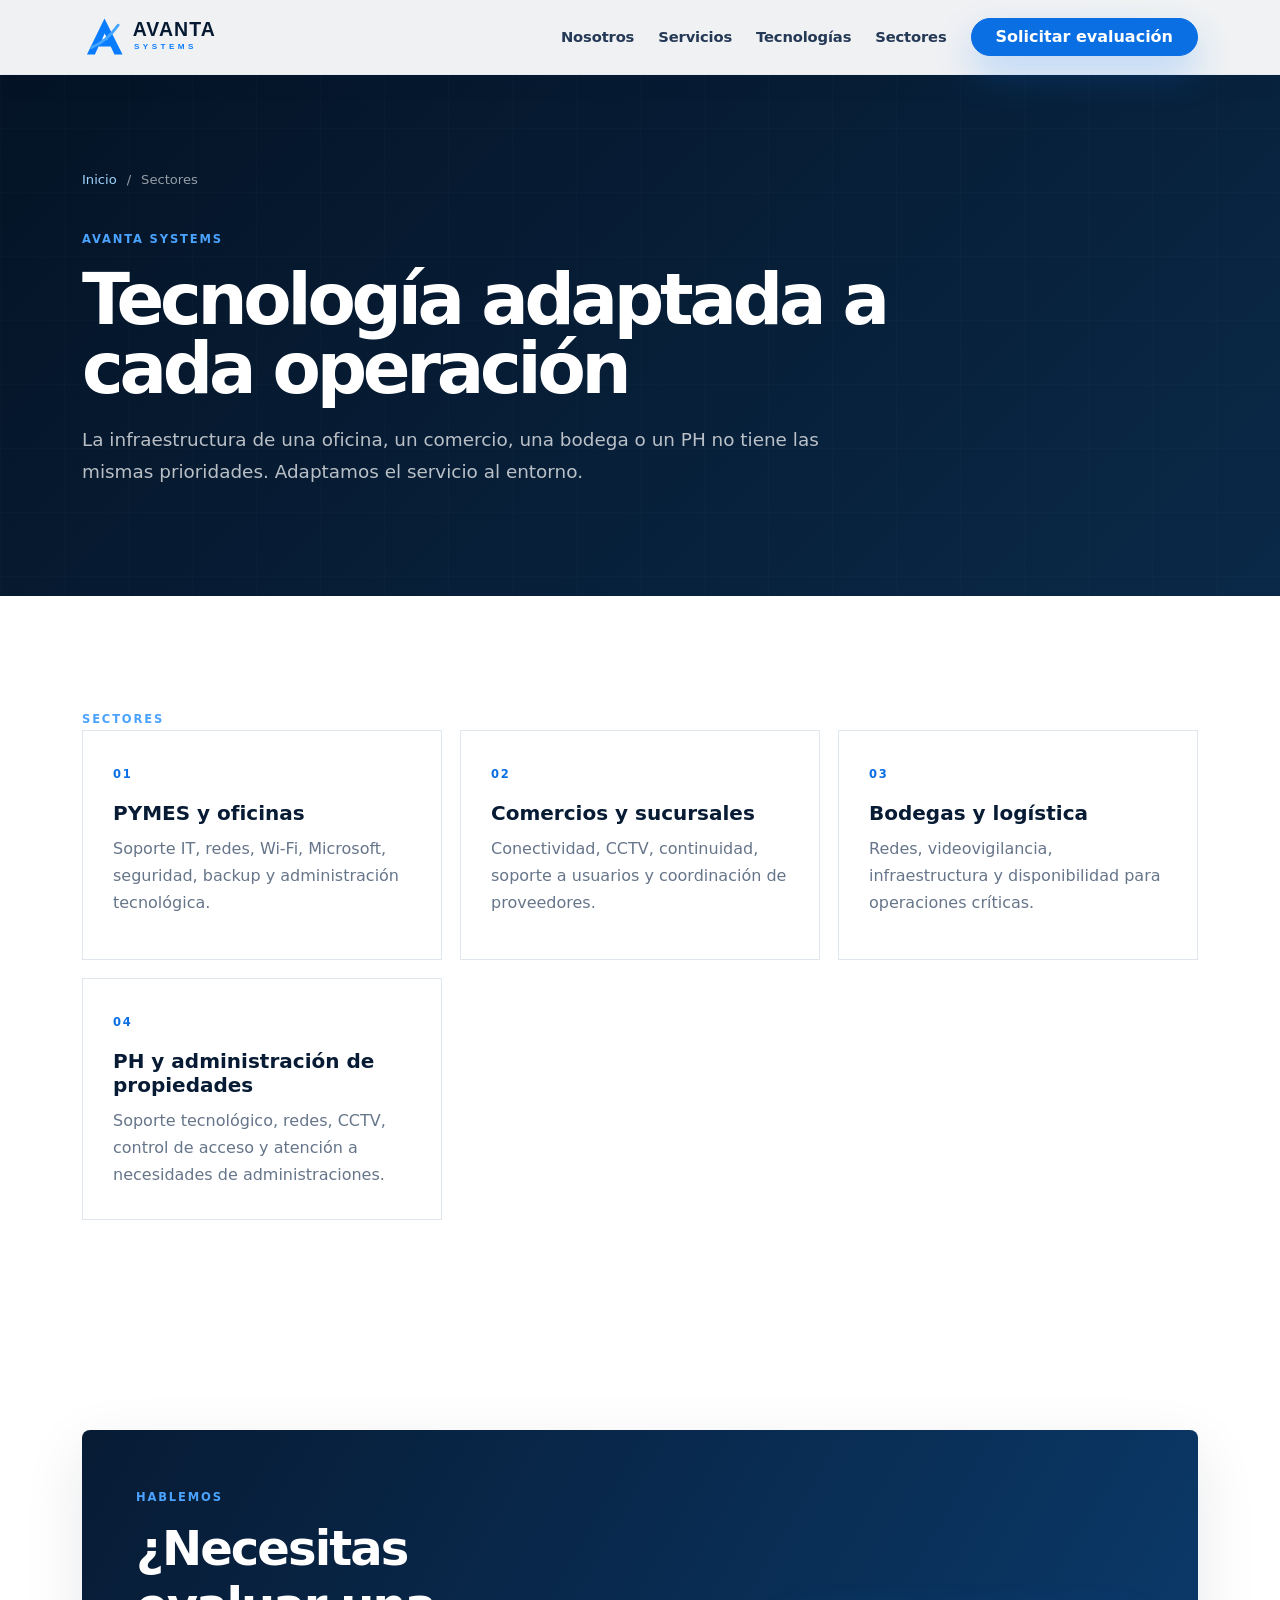
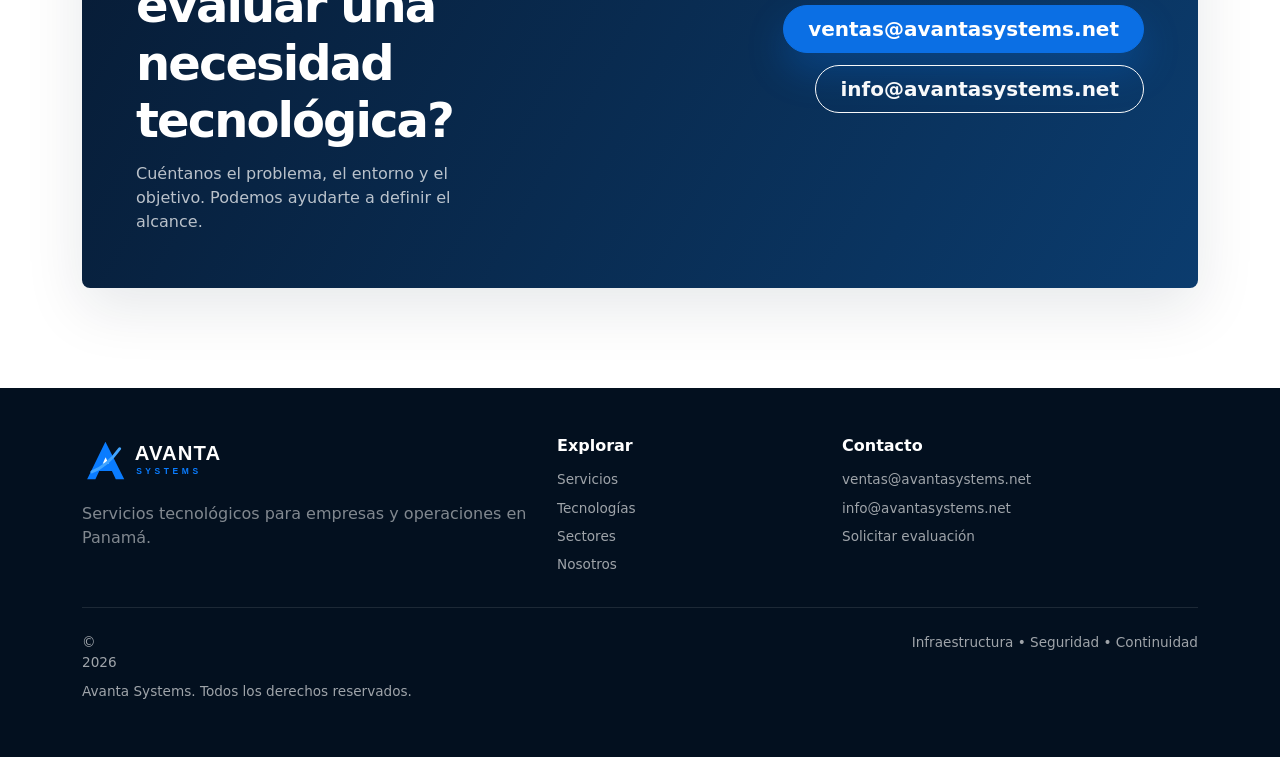
<file: sectores/index.html>
<!doctype html><html lang="es"><head><meta charset="utf-8"><meta name="viewport" content="width=device-width,initial-scale=1">
<title>Sectores | Avanta Systems</title><meta name="description" content="Servicios tecnológicos para PYMES, comercios, oficinas, bodegas, logística y propiedades administradas en Panamá."><meta name="robots" content="index, follow"><link rel="canonical" href="https://avantasystems.net/sectores/"><meta property="og:locale" content="es_PA"><meta property="og:type" content="website"><meta property="og:title" content="Sectores | Avanta Systems"><meta property="og:description" content="Servicios tecnológicos para PYMES, comercios, oficinas, bodegas, logística y propiedades administradas en Panamá."><meta property="og:url" content="https://avantasystems.net/sectores/"><meta property="og:image" content="https://avantasystems.net/assets/og-image.png"><meta name="twitter:card" content="summary_large_image"><meta name="twitter:title" content="Sectores | Avanta Systems"><meta name="twitter:description" content="Servicios tecnológicos para PYMES, comercios, oficinas, bodegas, logística y propiedades administradas en Panamá."><meta name="twitter:image" content="https://avantasystems.net/assets/og-image.png"><link rel="icon" href="../assets/favicon.svg" type="image/svg+xml"><link rel="stylesheet" href="https://cdn.jsdelivr.net/npm/bootstrap@5.3.3/dist/css/bootstrap.min.css"><link rel="stylesheet" href="../assets/styles.css"><script type="application/ld+json">{
"@context":"https://schema.org","@type":"Organization","name":"Avanta Systems","url":"https://avantasystems.net/","logo":"https://avantasystems.net/assets/logo.svg","email":["ventas@avantasystems.net","info@avantasystems.net"],"areaServed":"PA","sameAs":[]}</script>
</head><body>
<nav class="navbar navbar-expand-lg fixed-top glass-nav"><div class="container"><a class="navbar-brand" href="../"><img src="../assets/logo.svg" class="logo" alt="Avanta Systems"></a><button class="navbar-toggler border-0" data-bs-toggle="collapse" data-bs-target="#navMenu"><span class="navbar-toggler-icon"></span></button><div class="collapse navbar-collapse" id="navMenu"><ul class="navbar-nav ms-auto align-items-lg-center gap-lg-2"><li class="nav-item"><a class="nav-link" href="../nosotros/">Nosotros</a></li><li class="nav-item"><a class="nav-link" href="../servicios/">Servicios</a></li><li class="nav-item"><a class="nav-link" href="../tecnologias/">Tecnologías</a></li><li class="nav-item"><a class="nav-link" href="../sectores/">Sectores</a></li><li class="nav-item"><a class="btn btn-primary rounded-pill px-4 ms-lg-2" href="../contacto/">Solicitar evaluación</a></li></ul></div></div></nav>
<header class="page-hero"><div class="container"><div class="breadcrumb"><a href="../">Inicio</a><span>/</span><span>Sectores</span></div><span class="section-kicker">Avanta Systems</span><h1>Tecnología adaptada a cada operación</h1><p>La infraestructura de una oficina, un comercio, una bodega o un PH no tiene las mismas prioridades. Adaptamos el servicio al entorno.</p></div></header>
<main><section class="section-padding"><div class="container"><span class="section-kicker">Sectores</span><div class="detail-grid"><article class="detail-card"><span class="detail-num">01</span><h2>PYMES y oficinas</h2><p>Soporte IT, redes, Wi-Fi, Microsoft, seguridad, backup y administración tecnológica.</p></article><article class="detail-card"><span class="detail-num">02</span><h2>Comercios y sucursales</h2><p>Conectividad, CCTV, continuidad, soporte a usuarios y coordinación de proveedores.</p></article><article class="detail-card"><span class="detail-num">03</span><h2>Bodegas y logística</h2><p>Redes, videovigilancia, infraestructura y disponibilidad para operaciones críticas.</p></article><article class="detail-card"><span class="detail-num">04</span><h2>PH y administración de propiedades</h2><p>Soporte tecnológico, redes, CCTV, control de acceso y atención a necesidades de administraciones.</p></article></div></div></section></main>
<section class="cta-section"><div class="container"><div class="cta-box"><div><span class="section-kicker">Hablemos</span><h2>¿Necesitas evaluar una necesidad tecnológica?</h2><p>Cuéntanos el problema, el entorno y el objetivo. Podemos ayudarte a definir el alcance.</p></div><div class="cta-actions"><a class="btn btn-primary btn-lg rounded-pill px-4" href="mailto:ventas@avantasystems.net">ventas@avantasystems.net</a><a class="btn btn-outline-light btn-lg rounded-pill px-4" href="mailto:info@avantasystems.net">info@avantasystems.net</a></div></div></div></section>
<footer class="footer py-5"><div class="container"><div class="row g-4"><div class="col-lg-5"><img src="../assets/logo-white.svg" alt="Avanta Systems" class="footer-logo mb-3"><p class="text-white-50">Servicios tecnológicos para empresas y operaciones en Panamá.</p></div><div class="col-6 col-lg-3"><h3>Explorar</h3><a href="../servicios/">Servicios</a><a href="../tecnologias/">Tecnologías</a><a href="../sectores/">Sectores</a><a href="../nosotros/">Nosotros</a></div><div class="col-6 col-lg-4"><h3>Contacto</h3><a href="mailto:ventas@avantasystems.net">ventas@avantasystems.net</a><a href="mailto:info@avantasystems.net">info@avantasystems.net</a><a href="../contacto/">Solicitar evaluación</a></div></div><hr class="border-secondary my-4"><div class="d-flex flex-column flex-md-row justify-content-between gap-2 text-white-50 small"><span>© <span id="year"></span> Avanta Systems. Todos los derechos reservados.</span><span>Infraestructura • Seguridad • Continuidad</span></div></div></footer>
<script src="https://cdn.jsdelivr.net/npm/bootstrap@5.3.3/dist/js/bootstrap.bundle.min.js"></script><script src="../assets/script.js"></script></body></html>
</file>
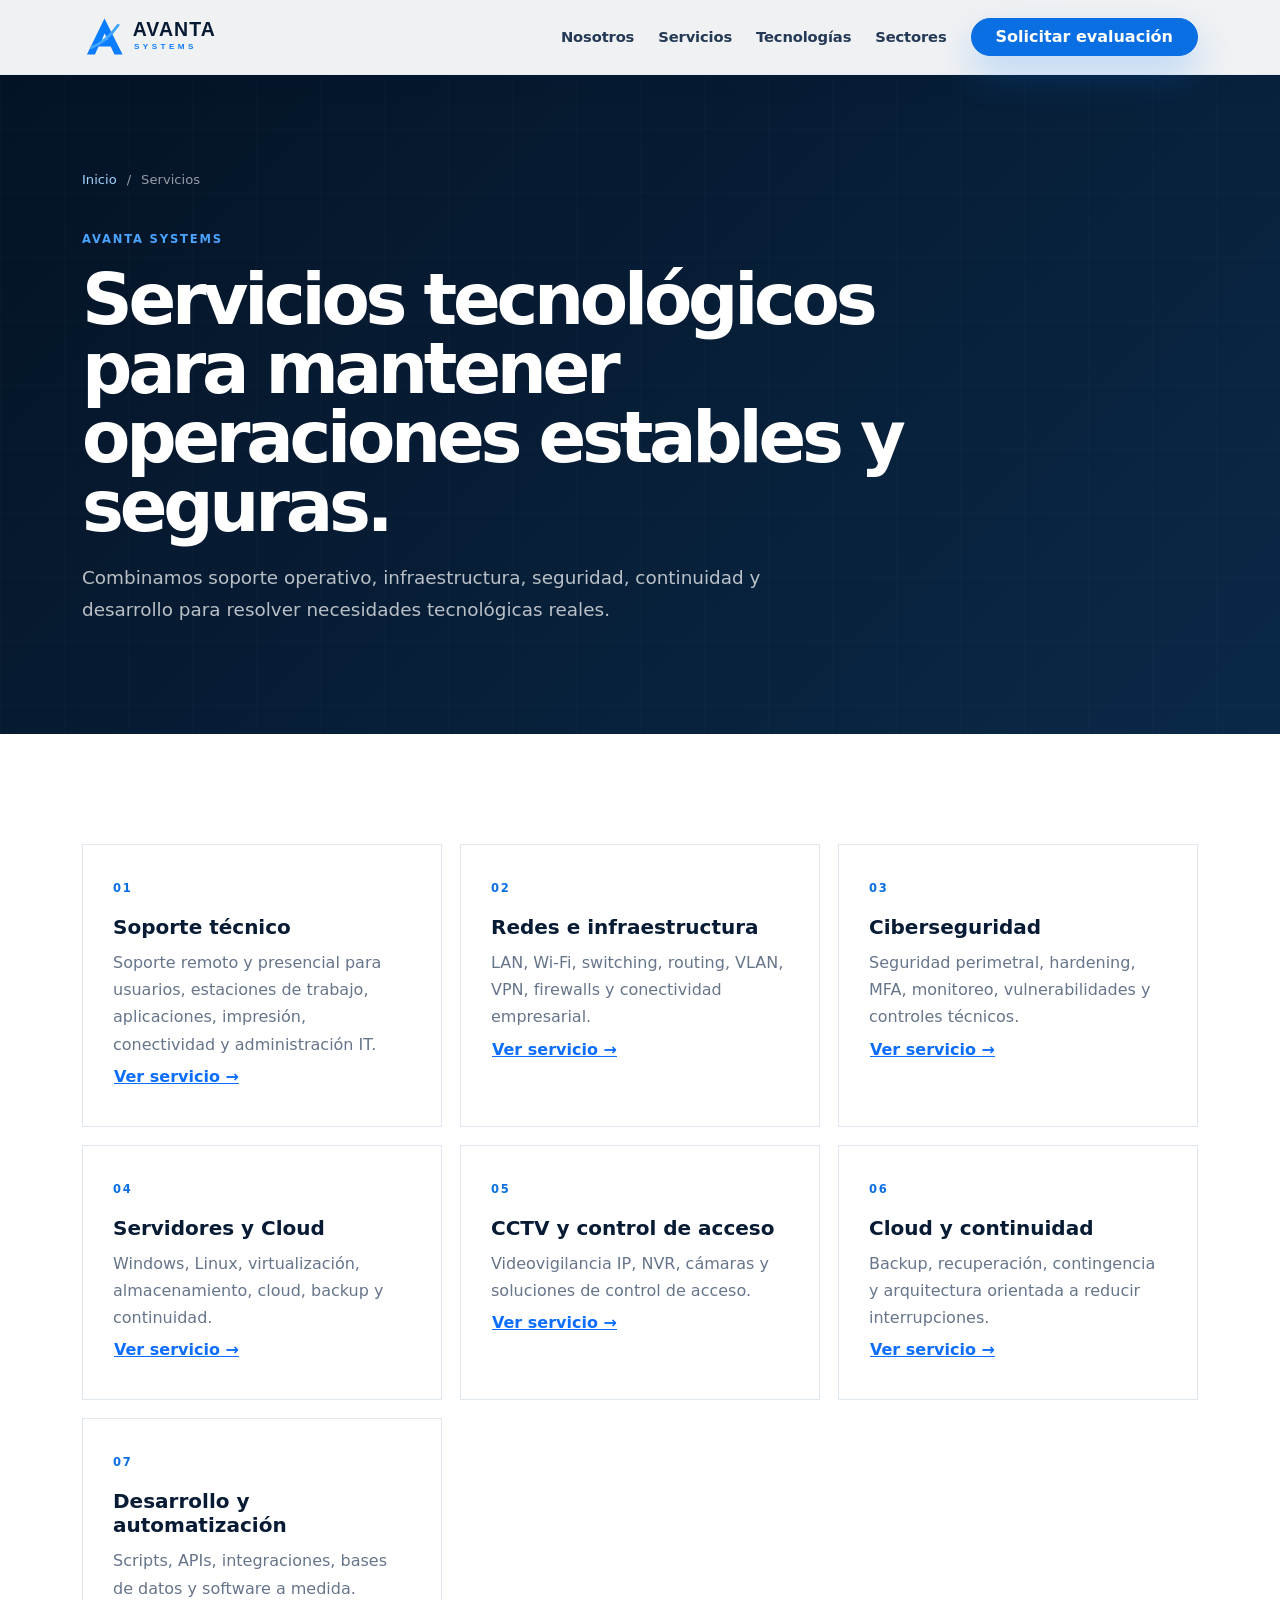
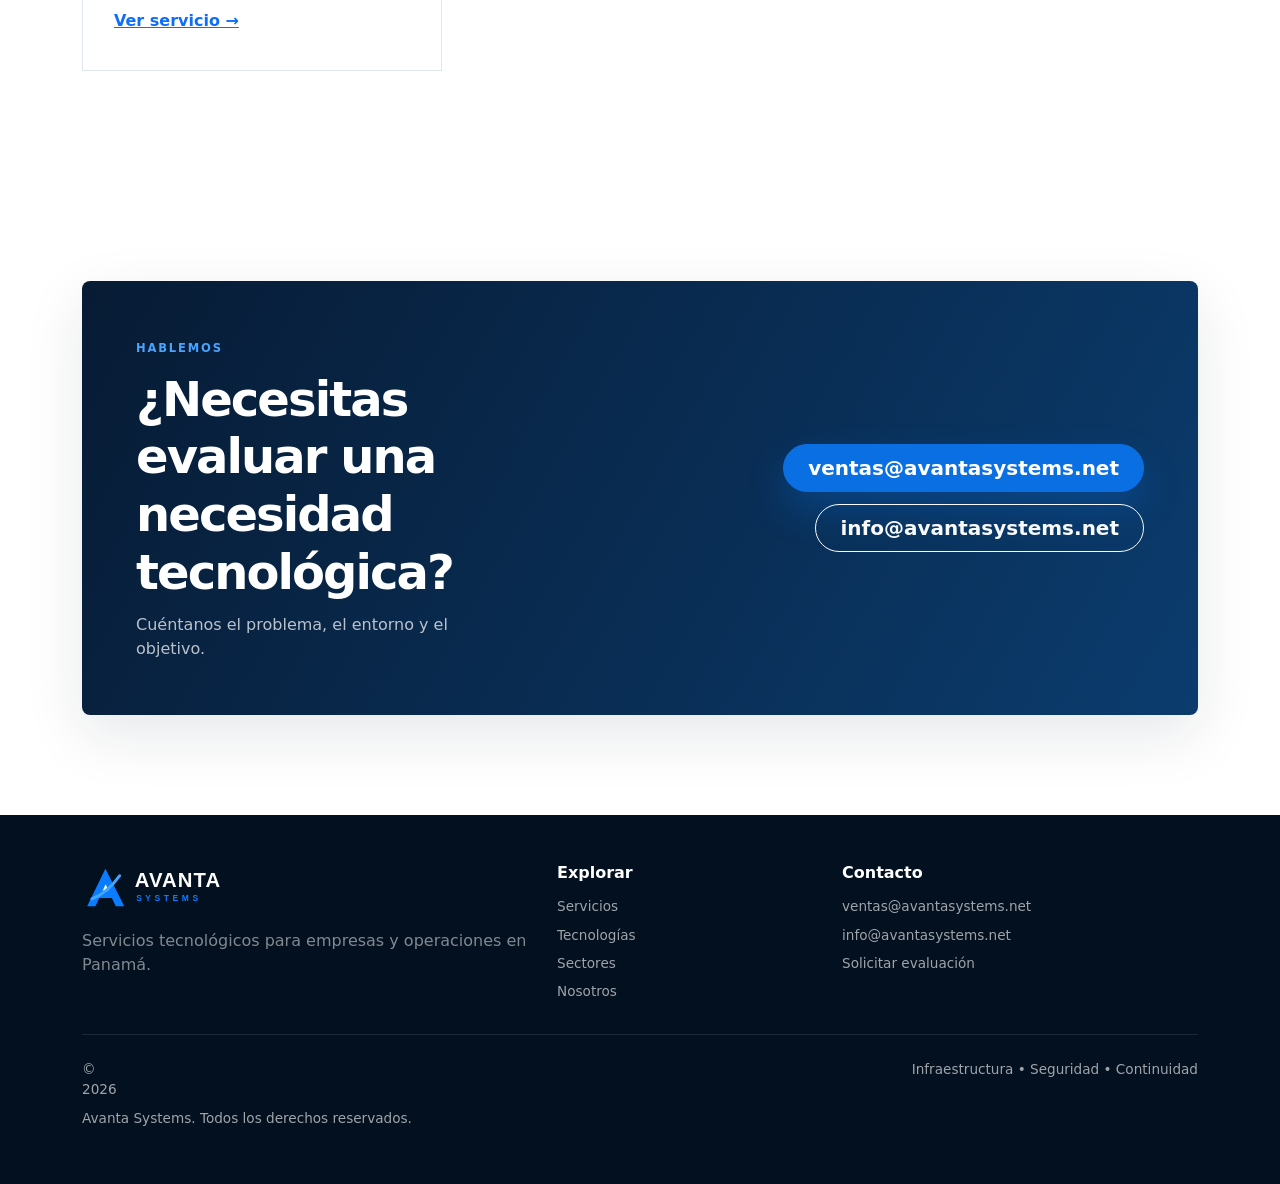
<file: servicios/index.html>
<!doctype html><html lang="es"><head><meta charset="utf-8"><meta name="viewport" content="width=device-width,initial-scale=1"><title>Servicios de Tecnología para Empresas en Panamá | Avanta Systems</title><meta name="description" content="Servicios de tecnología, soporte IT, redes, ciberseguridad, servidores, cloud, CCTV y desarrollo para empresas en Panamá."><meta name="robots" content="index, follow"><link rel="canonical" href="https://avantasystems.net/servicios/"><meta property="og:locale" content="es_PA"><meta property="og:type" content="website"><meta property="og:title" content="Servicios de Tecnología para Empresas en Panamá | Avanta Systems"><meta property="og:description" content="Servicios de tecnología, soporte IT, redes, ciberseguridad, servidores, cloud, CCTV y desarrollo para empresas en Panamá."><meta property="og:url" content="https://avantasystems.net/servicios/"><meta property="og:image" content="https://avantasystems.net/assets/og-image.png"><meta name="twitter:card" content="summary_large_image"><meta name="twitter:title" content="Servicios de Tecnología para Empresas en Panamá | Avanta Systems"><meta name="twitter:description" content="Infraestructura, soporte, ciberseguridad, cloud y desarrollo."><meta name="twitter:image" content="https://avantasystems.net/assets/og-image.png"><link rel="icon" href="../assets/favicon.svg" type="image/svg+xml"><link rel="stylesheet" href="https://cdn.jsdelivr.net/npm/bootstrap@5.3.3/dist/css/bootstrap.min.css"><link rel="stylesheet" href="../assets/styles.css"><script type="application/ld+json">{"@context":"https://schema.org","@type":"Organization","name":"Avanta Systems","url":"https://avantasystems.net/","logo":"https://avantasystems.net/assets/logo.svg","email":["ventas@avantasystems.net","info@avantasystems.net"],"areaServed":"PA"}</script></head><body><nav class="navbar navbar-expand-lg fixed-top glass-nav"><div class="container"><a class="navbar-brand" href="../"><img src="../assets/logo.svg" class="logo" alt="Avanta Systems"></a><button class="navbar-toggler border-0" data-bs-toggle="collapse" data-bs-target="#navMenu"><span class="navbar-toggler-icon"></span></button><div class="collapse navbar-collapse" id="navMenu"><ul class="navbar-nav ms-auto align-items-lg-center gap-lg-2"><li class="nav-item"><a class="nav-link" href="../nosotros/">Nosotros</a></li><li class="nav-item"><a class="nav-link" href="../servicios/">Servicios</a></li><li class="nav-item"><a class="nav-link" href="../tecnologias/">Tecnologías</a></li><li class="nav-item"><a class="nav-link" href="../sectores/">Sectores</a></li><li class="nav-item"><a class="btn btn-primary rounded-pill px-4 ms-lg-2" href="../contacto/">Solicitar evaluación</a></li></ul></div></div></nav><header class="page-hero"><div class="container"><div class="breadcrumb"><a href="../">Inicio</a><span>/</span><span>Servicios</span></div><span class="section-kicker">Avanta Systems</span><h1>Servicios tecnológicos para mantener operaciones estables y seguras.</h1><p>Combinamos soporte operativo, infraestructura, seguridad, continuidad y desarrollo para resolver necesidades tecnológicas reales.</p></div></header><main><section class="section-padding"><div class="container"><div class="detail-grid"><article class="detail-card"><span class="detail-num">01</span><h2>Soporte técnico</h2><p>Soporte remoto y presencial para usuarios, estaciones de trabajo, aplicaciones, impresión, conectividad y administración IT.</p><a href="soporte-tecnico/" class="btn btn-link px-0">Ver servicio →</a></article><article class="detail-card"><span class="detail-num">02</span><h2>Redes e infraestructura</h2><p>LAN, Wi-Fi, switching, routing, VLAN, VPN, firewalls y conectividad empresarial.</p><a href="redes-infraestructura/" class="btn btn-link px-0">Ver servicio →</a></article><article class="detail-card"><span class="detail-num">03</span><h2>Ciberseguridad</h2><p>Seguridad perimetral, hardening, MFA, monitoreo, vulnerabilidades y controles técnicos.</p><a href="ciberseguridad/" class="btn btn-link px-0">Ver servicio →</a></article><article class="detail-card"><span class="detail-num">04</span><h2>Servidores y Cloud</h2><p>Windows, Linux, virtualización, almacenamiento, cloud, backup y continuidad.</p><a href="servidores-cloud/" class="btn btn-link px-0">Ver servicio →</a></article><article class="detail-card"><span class="detail-num">05</span><h2>CCTV y control de acceso</h2><p>Videovigilancia IP, NVR, cámaras y soluciones de control de acceso.</p><a href="cctv-control-acceso/" class="btn btn-link px-0">Ver servicio →</a></article><article class="detail-card"><span class="detail-num">06</span><h2>Cloud y continuidad</h2><p>Backup, recuperación, contingencia y arquitectura orientada a reducir interrupciones.</p><a href="cloud-continuidad/" class="btn btn-link px-0">Ver servicio →</a></article><article class="detail-card"><span class="detail-num">07</span><h2>Desarrollo y automatización</h2><p>Scripts, APIs, integraciones, bases de datos y software a medida.</p><a href="soporte-desarrollo/" class="btn btn-link px-0">Ver servicio →</a></article></div></div></section></main><section class="cta-section"><div class="container"><div class="cta-box"><div><span class="section-kicker">Hablemos</span><h2>¿Necesitas evaluar una necesidad tecnológica?</h2><p>Cuéntanos el problema, el entorno y el objetivo.</p></div><div class="cta-actions"><a class="btn btn-primary btn-lg rounded-pill px-4" href="mailto:ventas@avantasystems.net">ventas@avantasystems.net</a><a class="btn btn-outline-light btn-lg rounded-pill px-4" href="mailto:info@avantasystems.net">info@avantasystems.net</a></div></div></div></section><footer class="footer py-5"><div class="container"><div class="row g-4"><div class="col-lg-5"><img src="../assets/logo-white.svg" alt="Avanta Systems" class="footer-logo mb-3"><p class="text-white-50">Servicios tecnológicos para empresas y operaciones en Panamá.</p></div><div class="col-6 col-lg-3"><h3>Explorar</h3><a href="../servicios/">Servicios</a><a href="../tecnologias/">Tecnologías</a><a href="../sectores/">Sectores</a><a href="../nosotros/">Nosotros</a></div><div class="col-6 col-lg-4"><h3>Contacto</h3><a href="mailto:ventas@avantasystems.net">ventas@avantasystems.net</a><a href="mailto:info@avantasystems.net">info@avantasystems.net</a><a href="../contacto/">Solicitar evaluación</a></div></div><hr class="border-secondary my-4"><div class="d-flex flex-column flex-md-row justify-content-between gap-2 text-white-50 small"><span>© <span id="year"></span> Avanta Systems. Todos los derechos reservados.</span><span>Infraestructura • Seguridad • Continuidad</span></div></div></footer><script src="https://cdn.jsdelivr.net/npm/bootstrap@5.3.3/dist/js/bootstrap.bundle.min.js"></script><script src="../assets/script.js"></script></body></html>
</file>
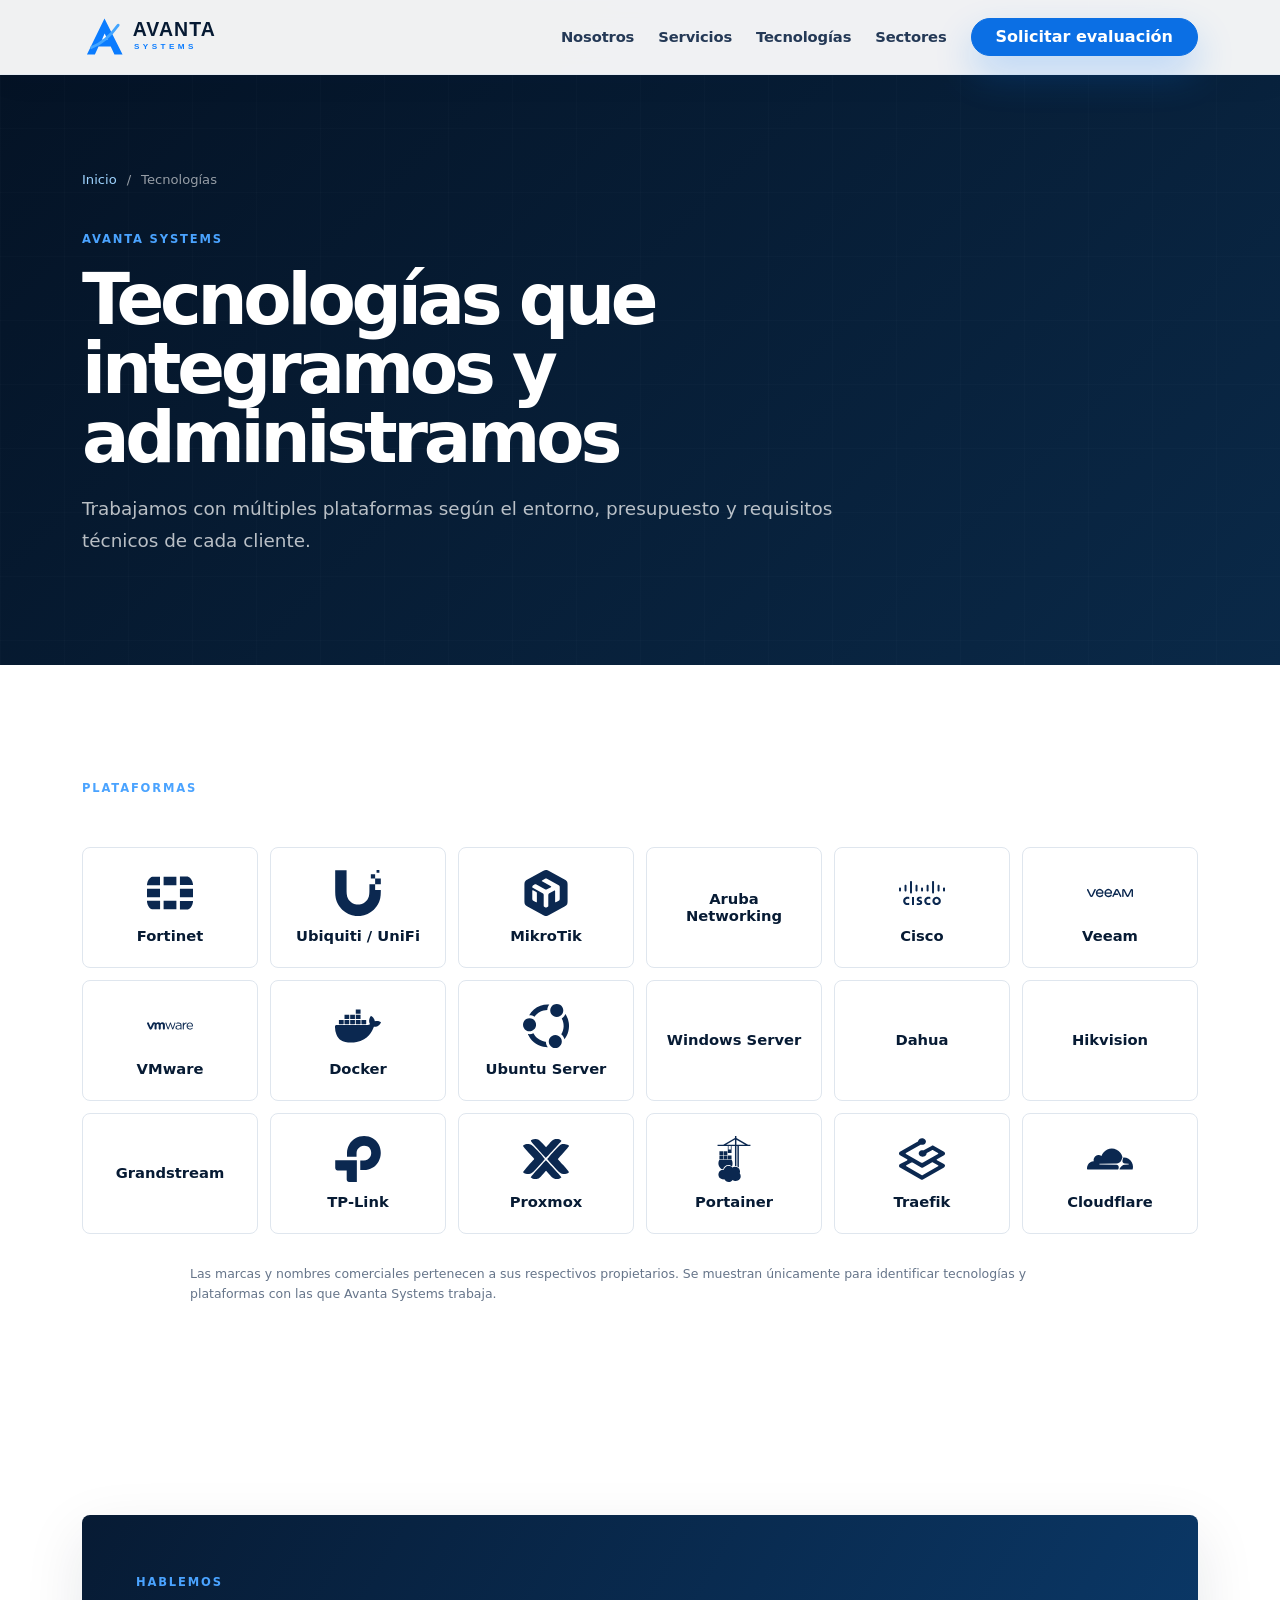
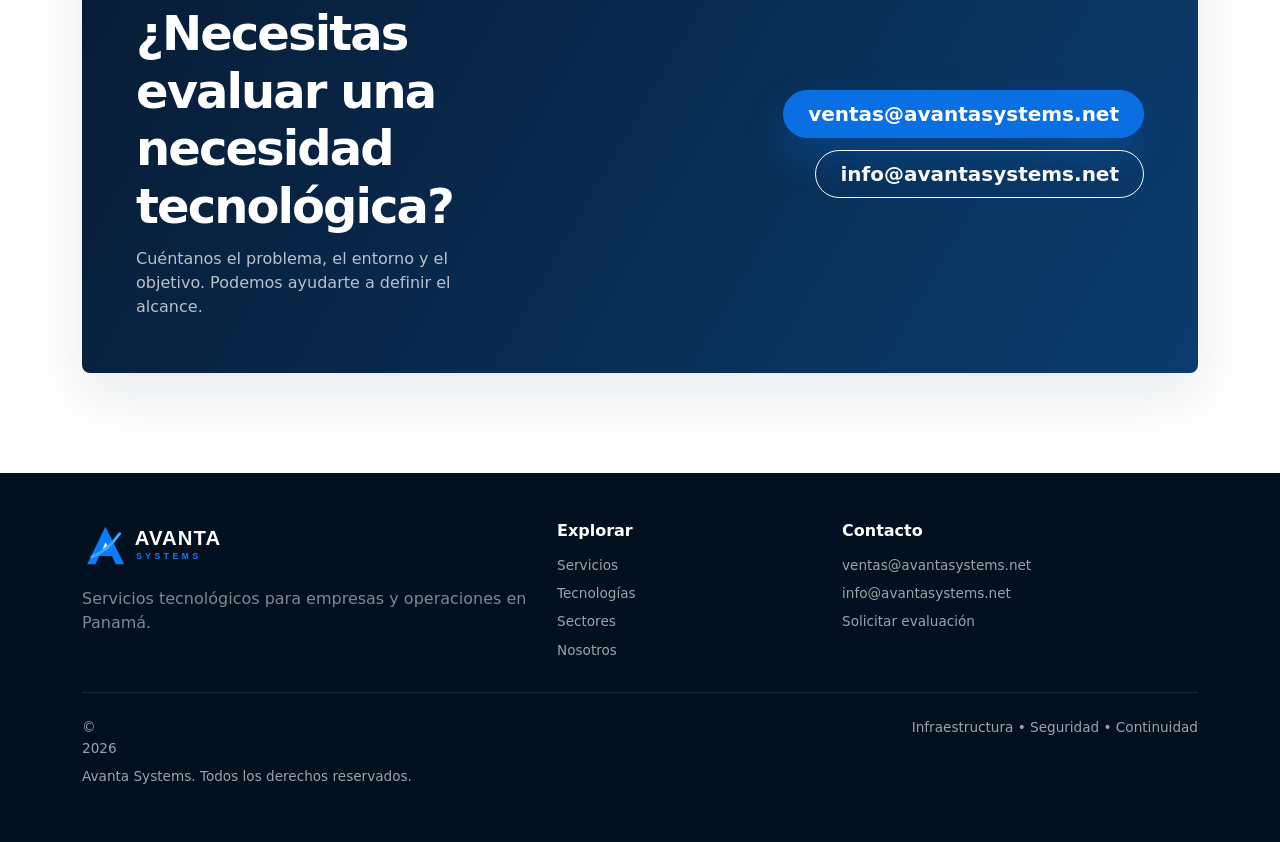
<file: tecnologias/index.html>
<!doctype html><html lang="es"><head><meta charset="utf-8"><meta name="viewport" content="width=device-width,initial-scale=1">
<title>Tecnologías | Avanta Systems</title><meta name="description" content="Tecnologías y plataformas con las que Avanta Systems trabaja en networking, ciberseguridad, servidores, cloud, backup y automatización."><meta name="robots" content="index, follow"><link rel="canonical" href="https://avantasystems.net/tecnologias/"><meta property="og:locale" content="es_PA"><meta property="og:type" content="website"><meta property="og:title" content="Tecnologías | Avanta Systems"><meta property="og:description" content="Tecnologías y plataformas con las que Avanta Systems trabaja en networking, ciberseguridad, servidores, cloud, backup y automatización."><meta property="og:url" content="https://avantasystems.net/tecnologias/"><meta property="og:image" content="https://avantasystems.net/assets/og-image.png"><meta name="twitter:card" content="summary_large_image"><meta name="twitter:title" content="Tecnologías | Avanta Systems"><meta name="twitter:description" content="Tecnologías y plataformas con las que Avanta Systems trabaja en networking, ciberseguridad, servidores, cloud, backup y automatización."><meta name="twitter:image" content="https://avantasystems.net/assets/og-image.png"><link rel="icon" href="../assets/favicon.svg" type="image/svg+xml"><link rel="stylesheet" href="https://cdn.jsdelivr.net/npm/bootstrap@5.3.3/dist/css/bootstrap.min.css"><link rel="stylesheet" href="../assets/styles.css"><script type="application/ld+json">{
"@context":"https://schema.org","@type":"Organization","name":"Avanta Systems","url":"https://avantasystems.net/","logo":"https://avantasystems.net/assets/logo.svg","email":["ventas@avantasystems.net","info@avantasystems.net"],"areaServed":"PA","sameAs":[]}</script>
</head><body>
<nav class="navbar navbar-expand-lg fixed-top glass-nav"><div class="container"><a class="navbar-brand" href="../"><img src="../assets/logo.svg" class="logo" alt="Avanta Systems"></a><button class="navbar-toggler border-0" data-bs-toggle="collapse" data-bs-target="#navMenu"><span class="navbar-toggler-icon"></span></button><div class="collapse navbar-collapse" id="navMenu"><ul class="navbar-nav ms-auto align-items-lg-center gap-lg-2"><li class="nav-item"><a class="nav-link" href="../nosotros/">Nosotros</a></li><li class="nav-item"><a class="nav-link" href="../servicios/">Servicios</a></li><li class="nav-item"><a class="nav-link" href="../tecnologias/">Tecnologías</a></li><li class="nav-item"><a class="nav-link" href="../sectores/">Sectores</a></li><li class="nav-item"><a class="btn btn-primary rounded-pill px-4 ms-lg-2" href="../contacto/">Solicitar evaluación</a></li></ul></div></div></nav>
<header class="page-hero"><div class="container"><div class="breadcrumb"><a href="../">Inicio</a><span>/</span><span>Tecnologías</span></div><span class="section-kicker">Avanta Systems</span><h1>Tecnologías que integramos y administramos</h1><p>Trabajamos con múltiples plataformas según el entorno, presupuesto y requisitos técnicos de cada cliente.</p></div></header>
<main><section class="section-padding"><div class="container"><span class="section-kicker">Plataformas</span><div class="brand-grid mt-5"><div class="brand-card"><img src="../assets/brands/fortinet.svg" alt="Fortinet"><span>Fortinet</span></div><div class="brand-card"><img src="../assets/brands/ubiquiti.svg" alt="Ubiquiti / UniFi"><span>Ubiquiti / UniFi</span></div><div class="brand-card"><img src="../assets/brands/mikrotik.svg" alt="MikroTik"><span>MikroTik</span></div><div class="brand-card"><span>Aruba Networking</span></div><div class="brand-card"><img src="../assets/brands/cisco.svg" alt="Cisco"><span>Cisco</span></div><div class="brand-card"><img src="../assets/brands/veeam.svg" alt="Veeam"><span>Veeam</span></div><div class="brand-card"><img src="../assets/brands/vmware.svg" alt="VMware"><span>VMware</span></div><div class="brand-card"><img src="../assets/brands/docker.svg" alt="Docker"><span>Docker</span></div><div class="brand-card"><img src="../assets/brands/ubuntu.svg" alt="Ubuntu Server"><span>Ubuntu Server</span></div><div class="brand-card"><span>Windows Server</span></div><div class="brand-card"><span>Dahua</span></div><div class="brand-card"><span>Hikvision</span></div><div class="brand-card"><span>Grandstream</span></div><div class="brand-card"><img src="../assets/brands/tplink.svg" alt="TP-Link"><span>TP-Link</span></div><div class="brand-card"><img src="../assets/brands/proxmox.svg" alt="Proxmox"><span>Proxmox</span></div><div class="brand-card"><img src="../assets/brands/portainer.svg" alt="Portainer"><span>Portainer</span></div><div class="brand-card"><img src="../assets/brands/traefik.svg" alt="Traefik"><span>Traefik</span></div><div class="brand-card"><img src="../assets/brands/cloudflare.svg" alt="Cloudflare"><span>Cloudflare</span></div></div><p class="brand-note">Las marcas y nombres comerciales pertenecen a sus respectivos propietarios. Se muestran únicamente para identificar tecnologías y plataformas con las que Avanta Systems trabaja.</p></div></section></main>
<section class="cta-section"><div class="container"><div class="cta-box"><div><span class="section-kicker">Hablemos</span><h2>¿Necesitas evaluar una necesidad tecnológica?</h2><p>Cuéntanos el problema, el entorno y el objetivo. Podemos ayudarte a definir el alcance.</p></div><div class="cta-actions"><a class="btn btn-primary btn-lg rounded-pill px-4" href="mailto:ventas@avantasystems.net">ventas@avantasystems.net</a><a class="btn btn-outline-light btn-lg rounded-pill px-4" href="mailto:info@avantasystems.net">info@avantasystems.net</a></div></div></div></section>
<footer class="footer py-5"><div class="container"><div class="row g-4"><div class="col-lg-5"><img src="../assets/logo-white.svg" alt="Avanta Systems" class="footer-logo mb-3"><p class="text-white-50">Servicios tecnológicos para empresas y operaciones en Panamá.</p></div><div class="col-6 col-lg-3"><h3>Explorar</h3><a href="../servicios/">Servicios</a><a href="../tecnologias/">Tecnologías</a><a href="../sectores/">Sectores</a><a href="../nosotros/">Nosotros</a></div><div class="col-6 col-lg-4"><h3>Contacto</h3><a href="mailto:ventas@avantasystems.net">ventas@avantasystems.net</a><a href="mailto:info@avantasystems.net">info@avantasystems.net</a><a href="../contacto/">Solicitar evaluación</a></div></div><hr class="border-secondary my-4"><div class="d-flex flex-column flex-md-row justify-content-between gap-2 text-white-50 small"><span>© <span id="year"></span> Avanta Systems. Todos los derechos reservados.</span><span>Infraestructura • Seguridad • Continuidad</span></div></div></footer>
<script src="https://cdn.jsdelivr.net/npm/bootstrap@5.3.3/dist/js/bootstrap.bundle.min.js"></script><script src="../assets/script.js"></script></body></html>
</file>
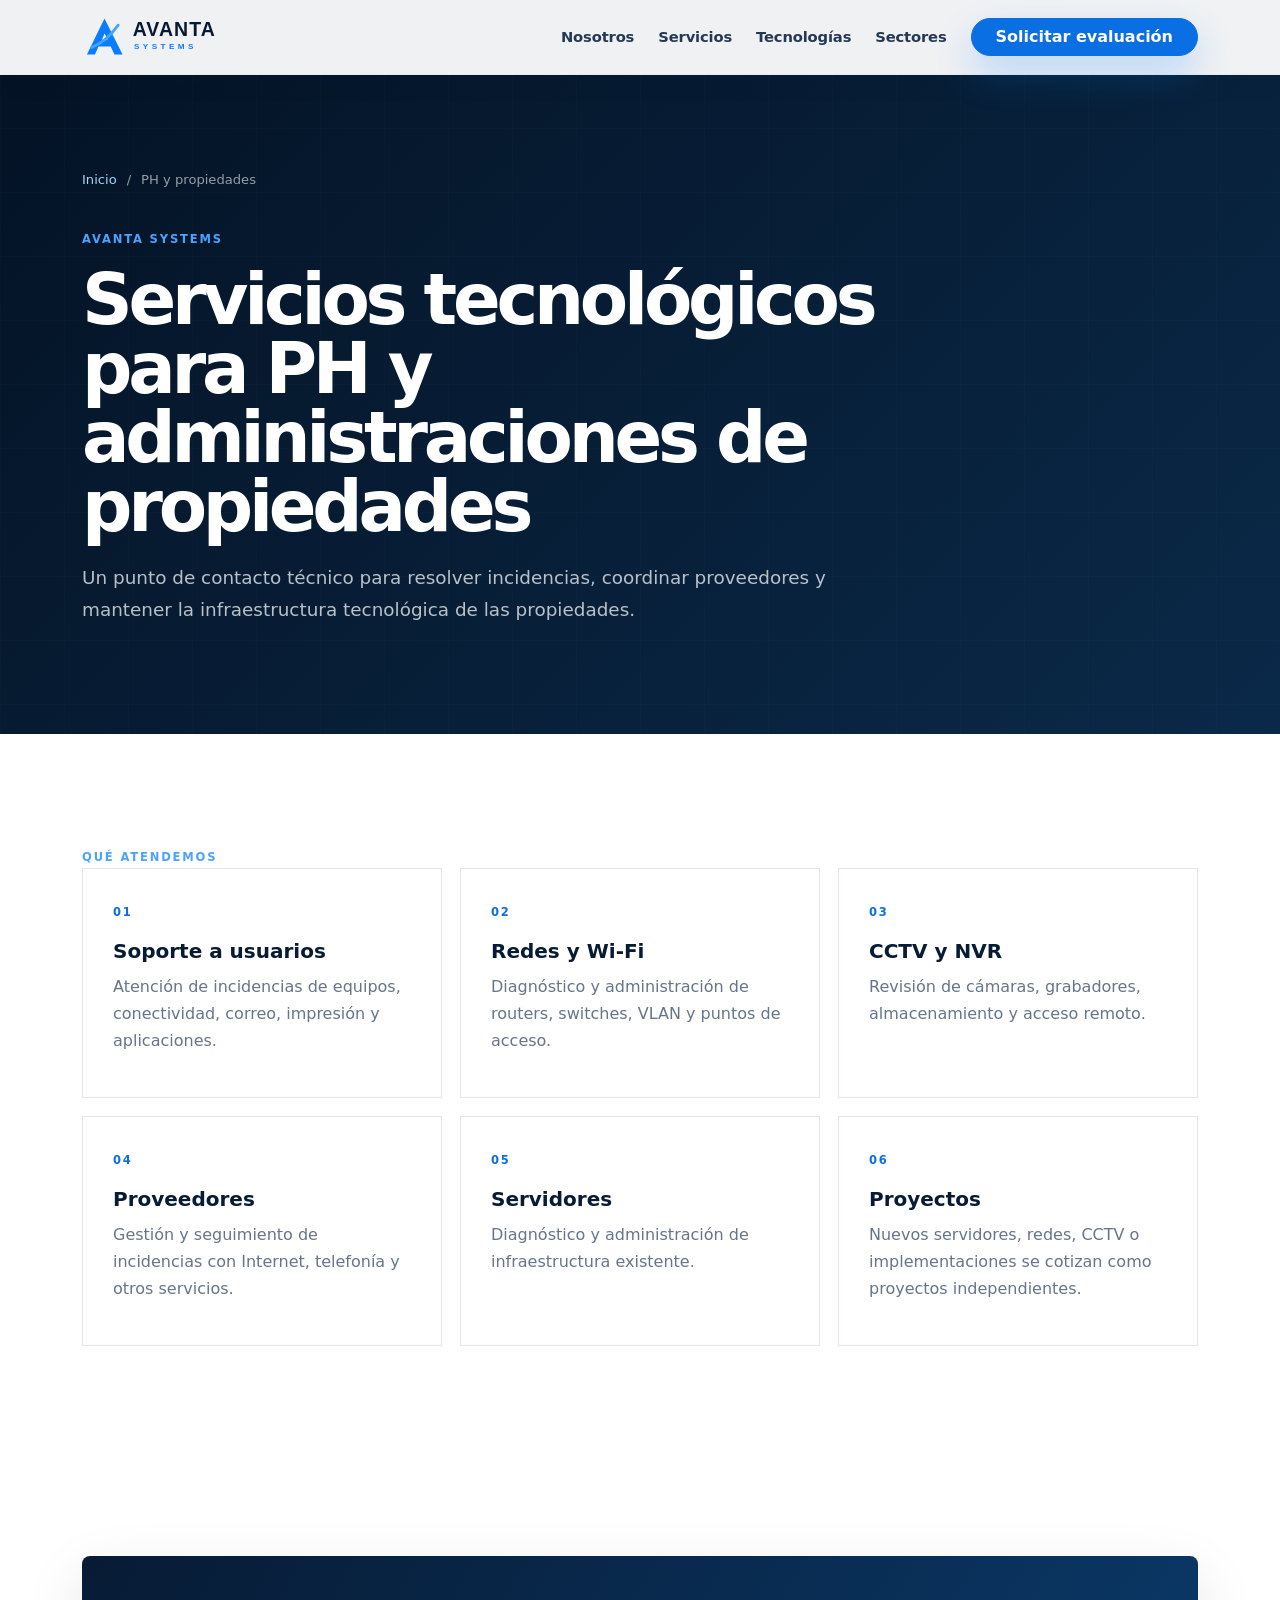
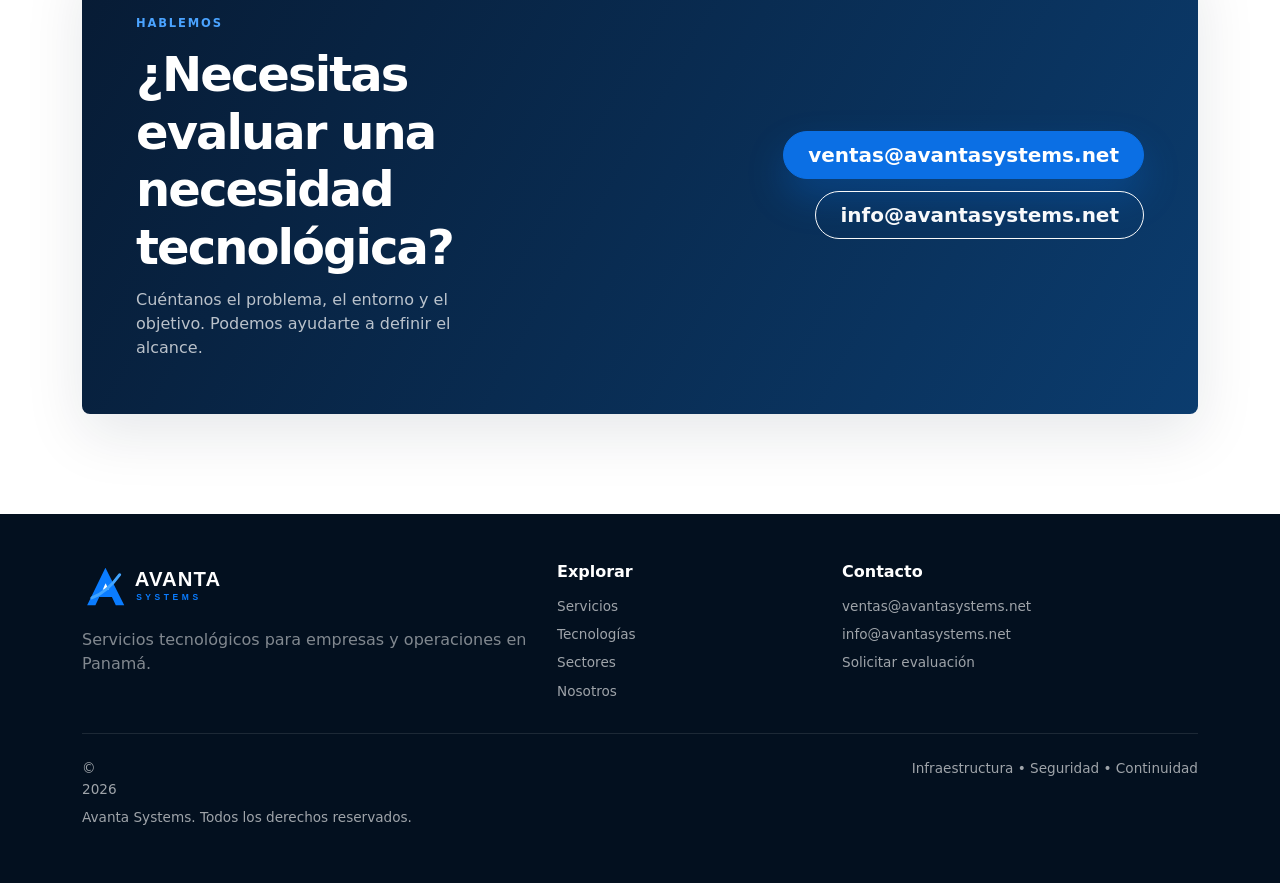
<file: sectores/administracion-ph/index.html>
<!doctype html><html lang="es"><head><meta charset="utf-8"><meta name="viewport" content="width=device-width,initial-scale=1">
<title>Servicios Tecnológicos para PH en Panamá | Avanta Systems</title><meta name="description" content="Soporte IT, redes, CCTV, control de acceso, conectividad y administración tecnológica para PH y administraciones de propiedades en Panamá."><meta name="robots" content="index, follow"><link rel="canonical" href="https://avantasystems.net/sectores/administracion-ph/"><meta property="og:locale" content="es_PA"><meta property="og:type" content="website"><meta property="og:title" content="Servicios Tecnológicos para PH en Panamá | Avanta Systems"><meta property="og:description" content="Soporte IT, redes, CCTV, control de acceso, conectividad y administración tecnológica para PH y administraciones de propiedades en Panamá."><meta property="og:url" content="https://avantasystems.net/sectores/administracion-ph/"><meta property="og:image" content="https://avantasystems.net/assets/og-image.png"><meta name="twitter:card" content="summary_large_image"><meta name="twitter:title" content="Servicios Tecnológicos para PH en Panamá | Avanta Systems"><meta name="twitter:description" content="Soporte IT, redes, CCTV, control de acceso, conectividad y administración tecnológica para PH y administraciones de propiedades en Panamá."><meta name="twitter:image" content="https://avantasystems.net/assets/og-image.png"><link rel="icon" href="../../assets/favicon.svg" type="image/svg+xml"><link rel="stylesheet" href="https://cdn.jsdelivr.net/npm/bootstrap@5.3.3/dist/css/bootstrap.min.css"><link rel="stylesheet" href="../../assets/styles.css"><script type="application/ld+json">{
"@context":"https://schema.org","@type":"Organization","name":"Avanta Systems","url":"https://avantasystems.net/","logo":"https://avantasystems.net/assets/logo.svg","email":["ventas@avantasystems.net","info@avantasystems.net"],"areaServed":"PA","sameAs":[]}</script>
</head><body>
<nav class="navbar navbar-expand-lg fixed-top glass-nav"><div class="container"><a class="navbar-brand" href="../../"><img src="../../assets/logo.svg" class="logo" alt="Avanta Systems"></a><button class="navbar-toggler border-0" data-bs-toggle="collapse" data-bs-target="#navMenu"><span class="navbar-toggler-icon"></span></button><div class="collapse navbar-collapse" id="navMenu"><ul class="navbar-nav ms-auto align-items-lg-center gap-lg-2"><li class="nav-item"><a class="nav-link" href="../../nosotros/">Nosotros</a></li><li class="nav-item"><a class="nav-link" href="../../servicios/">Servicios</a></li><li class="nav-item"><a class="nav-link" href="../../tecnologias/">Tecnologías</a></li><li class="nav-item"><a class="nav-link" href="../../sectores/">Sectores</a></li><li class="nav-item"><a class="btn btn-primary rounded-pill px-4 ms-lg-2" href="../../contacto/">Solicitar evaluación</a></li></ul></div></div></nav>
<header class="page-hero"><div class="container"><div class="breadcrumb"><a href="../../">Inicio</a><span>/</span><span>PH y propiedades</span></div><span class="section-kicker">Avanta Systems</span><h1>Servicios tecnológicos para PH y administraciones de propiedades</h1><p>Un punto de contacto técnico para resolver incidencias, coordinar proveedores y mantener la infraestructura tecnológica de las propiedades.</p></div></header>
<main><section class="section-padding"><div class="container"><span class="section-kicker">Qué atendemos</span><div class="detail-grid"><article class="detail-card"><span class="detail-num">01</span><h2>Soporte a usuarios</h2><p>Atención de incidencias de equipos, conectividad, correo, impresión y aplicaciones.</p></article><article class="detail-card"><span class="detail-num">02</span><h2>Redes y Wi-Fi</h2><p>Diagnóstico y administración de routers, switches, VLAN y puntos de acceso.</p></article><article class="detail-card"><span class="detail-num">03</span><h2>CCTV y NVR</h2><p>Revisión de cámaras, grabadores, almacenamiento y acceso remoto.</p></article><article class="detail-card"><span class="detail-num">04</span><h2>Proveedores</h2><p>Gestión y seguimiento de incidencias con Internet, telefonía y otros servicios.</p></article><article class="detail-card"><span class="detail-num">05</span><h2>Servidores</h2><p>Diagnóstico y administración de infraestructura existente.</p></article><article class="detail-card"><span class="detail-num">06</span><h2>Proyectos</h2><p>Nuevos servidores, redes, CCTV o implementaciones se cotizan como proyectos independientes.</p></article></div></div></section></main>
<section class="cta-section"><div class="container"><div class="cta-box"><div><span class="section-kicker">Hablemos</span><h2>¿Necesitas evaluar una necesidad tecnológica?</h2><p>Cuéntanos el problema, el entorno y el objetivo. Podemos ayudarte a definir el alcance.</p></div><div class="cta-actions"><a class="btn btn-primary btn-lg rounded-pill px-4" href="mailto:ventas@avantasystems.net">ventas@avantasystems.net</a><a class="btn btn-outline-light btn-lg rounded-pill px-4" href="mailto:info@avantasystems.net">info@avantasystems.net</a></div></div></div></section>
<footer class="footer py-5"><div class="container"><div class="row g-4"><div class="col-lg-5"><img src="../../assets/logo-white.svg" alt="Avanta Systems" class="footer-logo mb-3"><p class="text-white-50">Servicios tecnológicos para empresas y operaciones en Panamá.</p></div><div class="col-6 col-lg-3"><h3>Explorar</h3><a href="../../servicios/">Servicios</a><a href="../../tecnologias/">Tecnologías</a><a href="../../sectores/">Sectores</a><a href="../../nosotros/">Nosotros</a></div><div class="col-6 col-lg-4"><h3>Contacto</h3><a href="mailto:ventas@avantasystems.net">ventas@avantasystems.net</a><a href="mailto:info@avantasystems.net">info@avantasystems.net</a><a href="../../contacto/">Solicitar evaluación</a></div></div><hr class="border-secondary my-4"><div class="d-flex flex-column flex-md-row justify-content-between gap-2 text-white-50 small"><span>© <span id="year"></span> Avanta Systems. Todos los derechos reservados.</span><span>Infraestructura • Seguridad • Continuidad</span></div></div></footer>
<script src="https://cdn.jsdelivr.net/npm/bootstrap@5.3.3/dist/js/bootstrap.bundle.min.js"></script><script src="../../assets/script.js"></script></body></html>
</file>
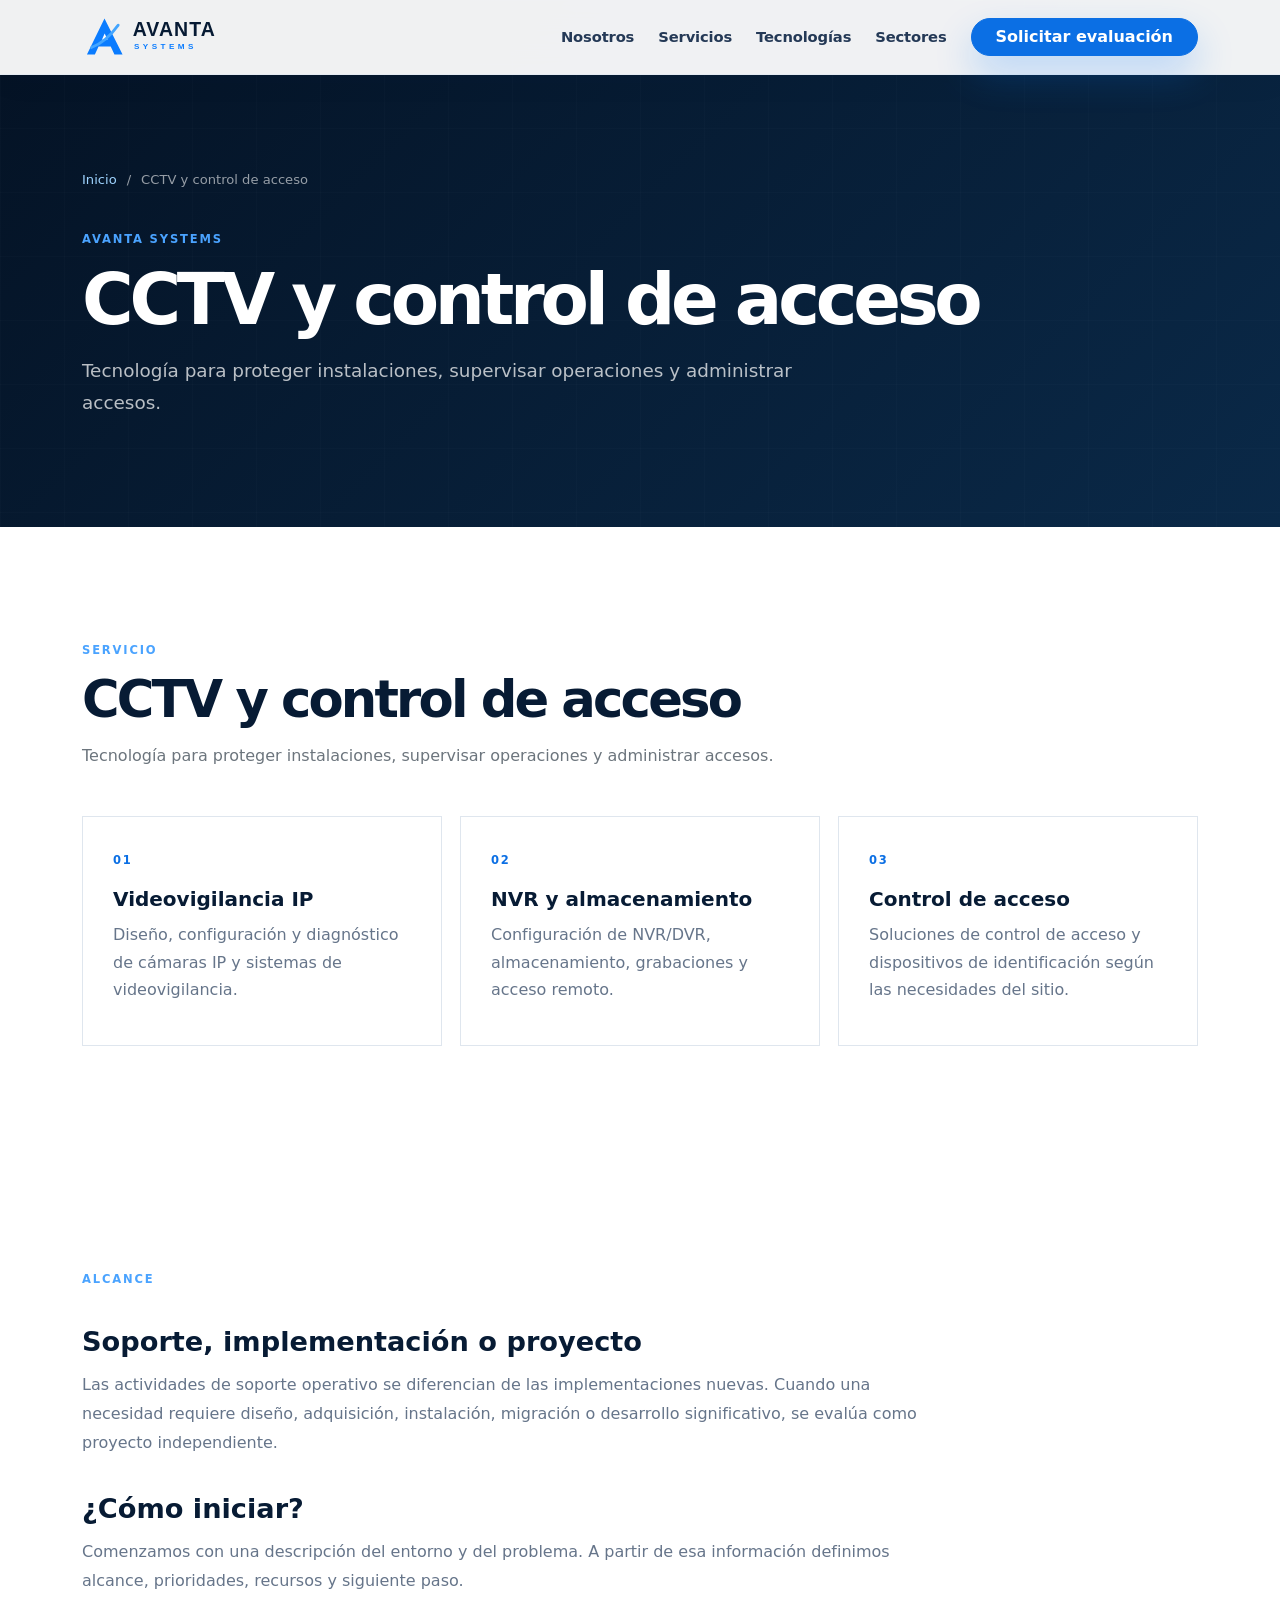
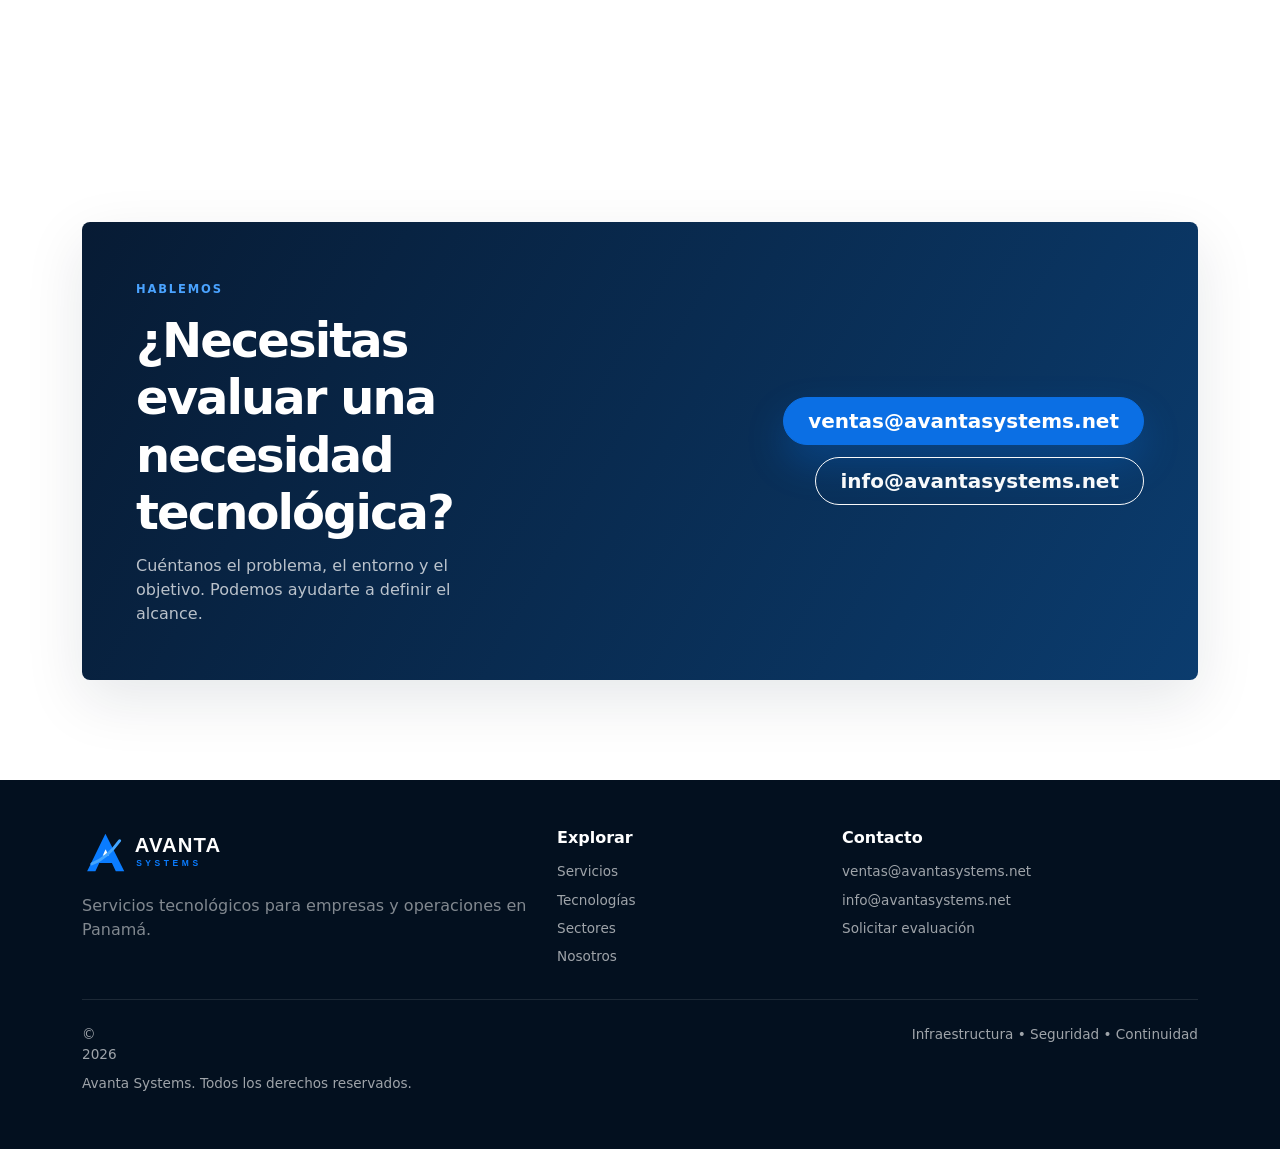
<file: servicios/cctv-control-acceso/index.html>
<!doctype html><html lang="es"><head><meta charset="utf-8"><meta name="viewport" content="width=device-width,initial-scale=1">
<title>CCTV y Control de Acceso Empresarial en Panamá | Avanta Systems</title><meta name="description" content="Instalación, configuración y soporte de CCTV, NVR, cámaras y control de acceso para empresas y propiedades en Panamá."><meta name="robots" content="index, follow"><link rel="canonical" href="https://avantasystems.net/servicios/cctv-control-acceso/"><meta property="og:locale" content="es_PA"><meta property="og:type" content="website"><meta property="og:title" content="CCTV y Control de Acceso Empresarial en Panamá | Avanta Systems"><meta property="og:description" content="Instalación, configuración y soporte de CCTV, NVR, cámaras y control de acceso para empresas y propiedades en Panamá."><meta property="og:url" content="https://avantasystems.net/servicios/cctv-control-acceso/"><meta property="og:image" content="https://avantasystems.net/assets/og-image.png"><meta name="twitter:card" content="summary_large_image"><meta name="twitter:title" content="CCTV y Control de Acceso Empresarial en Panamá | Avanta Systems"><meta name="twitter:description" content="Instalación, configuración y soporte de CCTV, NVR, cámaras y control de acceso para empresas y propiedades en Panamá."><meta name="twitter:image" content="https://avantasystems.net/assets/og-image.png"><link rel="icon" href="../../assets/favicon.svg" type="image/svg+xml"><link rel="stylesheet" href="https://cdn.jsdelivr.net/npm/bootstrap@5.3.3/dist/css/bootstrap.min.css"><link rel="stylesheet" href="../../assets/styles.css"><script type="application/ld+json">{
"@context":"https://schema.org","@type":"Organization","name":"Avanta Systems","url":"https://avantasystems.net/","logo":"https://avantasystems.net/assets/logo.svg","email":["ventas@avantasystems.net","info@avantasystems.net"],"areaServed":"PA","sameAs":[]}</script>
</head><body>
<nav class="navbar navbar-expand-lg fixed-top glass-nav"><div class="container"><a class="navbar-brand" href="../../"><img src="../../assets/logo.svg" class="logo" alt="Avanta Systems"></a><button class="navbar-toggler border-0" data-bs-toggle="collapse" data-bs-target="#navMenu"><span class="navbar-toggler-icon"></span></button><div class="collapse navbar-collapse" id="navMenu"><ul class="navbar-nav ms-auto align-items-lg-center gap-lg-2"><li class="nav-item"><a class="nav-link" href="../../nosotros/">Nosotros</a></li><li class="nav-item"><a class="nav-link" href="../../servicios/">Servicios</a></li><li class="nav-item"><a class="nav-link" href="../../tecnologias/">Tecnologías</a></li><li class="nav-item"><a class="nav-link" href="../../sectores/">Sectores</a></li><li class="nav-item"><a class="btn btn-primary rounded-pill px-4 ms-lg-2" href="../../contacto/">Solicitar evaluación</a></li></ul></div></div></nav>
<header class="page-hero"><div class="container"><div class="breadcrumb"><a href="../../">Inicio</a><span>/</span><span>CCTV y control de acceso</span></div><span class="section-kicker">Avanta Systems</span><h1>CCTV y control de acceso</h1><p>Tecnología para proteger instalaciones, supervisar operaciones y administrar accesos.</p></div></header>
<main><section class="section-padding"><div class="container"><span class="section-kicker">Servicio</span><h2 class="section-title">CCTV y control de acceso</h2><p class="text-secondary">Tecnología para proteger instalaciones, supervisar operaciones y administrar accesos.</p><div class="detail-grid mt-5"><article class="detail-card"><span class="detail-num">01</span><h2>Videovigilancia IP</h2><p>Diseño, configuración y diagnóstico de cámaras IP y sistemas de videovigilancia.</p></article><article class="detail-card"><span class="detail-num">02</span><h2>NVR y almacenamiento</h2><p>Configuración de NVR/DVR, almacenamiento, grabaciones y acceso remoto.</p></article><article class="detail-card"><span class="detail-num">03</span><h2>Control de acceso</h2><p>Soluciones de control de acceso y dispositivos de identificación según las necesidades del sitio.</p></article></div></div></section><section class="section-padding"><div class="container"><span class="section-kicker">Alcance</span><div class="prose"><h2>Soporte, implementación o proyecto</h2><p>Las actividades de soporte operativo se diferencian de las implementaciones nuevas. Cuando una necesidad requiere diseño, adquisición, instalación, migración o desarrollo significativo, se evalúa como proyecto independiente.</p><h2>¿Cómo iniciar?</h2><p>Comenzamos con una descripción del entorno y del problema. A partir de esa información definimos alcance, prioridades, recursos y siguiente paso.</p></div></div></section></main>
<section class="cta-section"><div class="container"><div class="cta-box"><div><span class="section-kicker">Hablemos</span><h2>¿Necesitas evaluar una necesidad tecnológica?</h2><p>Cuéntanos el problema, el entorno y el objetivo. Podemos ayudarte a definir el alcance.</p></div><div class="cta-actions"><a class="btn btn-primary btn-lg rounded-pill px-4" href="mailto:ventas@avantasystems.net">ventas@avantasystems.net</a><a class="btn btn-outline-light btn-lg rounded-pill px-4" href="mailto:info@avantasystems.net">info@avantasystems.net</a></div></div></div></section>
<footer class="footer py-5"><div class="container"><div class="row g-4"><div class="col-lg-5"><img src="../../assets/logo-white.svg" alt="Avanta Systems" class="footer-logo mb-3"><p class="text-white-50">Servicios tecnológicos para empresas y operaciones en Panamá.</p></div><div class="col-6 col-lg-3"><h3>Explorar</h3><a href="../../servicios/">Servicios</a><a href="../../tecnologias/">Tecnologías</a><a href="../../sectores/">Sectores</a><a href="../../nosotros/">Nosotros</a></div><div class="col-6 col-lg-4"><h3>Contacto</h3><a href="mailto:ventas@avantasystems.net">ventas@avantasystems.net</a><a href="mailto:info@avantasystems.net">info@avantasystems.net</a><a href="../../contacto/">Solicitar evaluación</a></div></div><hr class="border-secondary my-4"><div class="d-flex flex-column flex-md-row justify-content-between gap-2 text-white-50 small"><span>© <span id="year"></span> Avanta Systems. Todos los derechos reservados.</span><span>Infraestructura • Seguridad • Continuidad</span></div></div></footer>
<script src="https://cdn.jsdelivr.net/npm/bootstrap@5.3.3/dist/js/bootstrap.bundle.min.js"></script><script src="../../assets/script.js"></script></body></html>
</file>
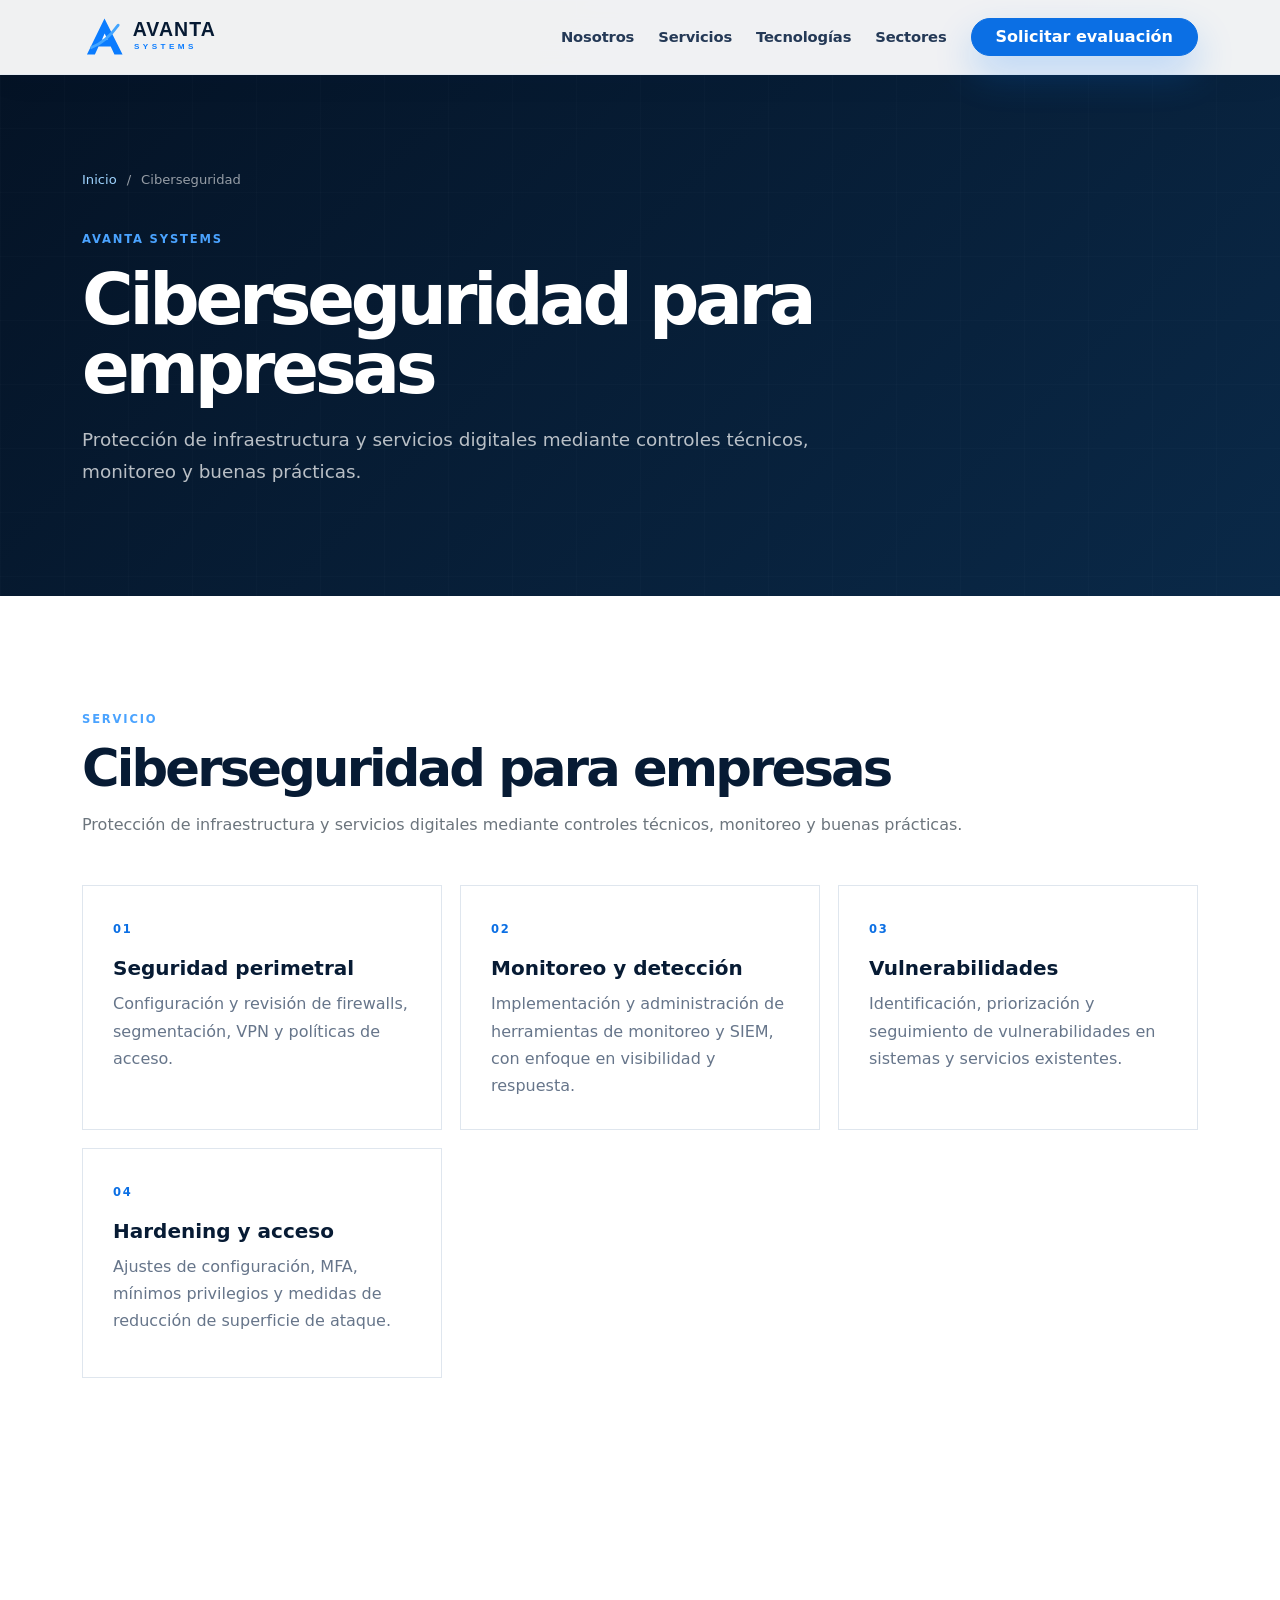
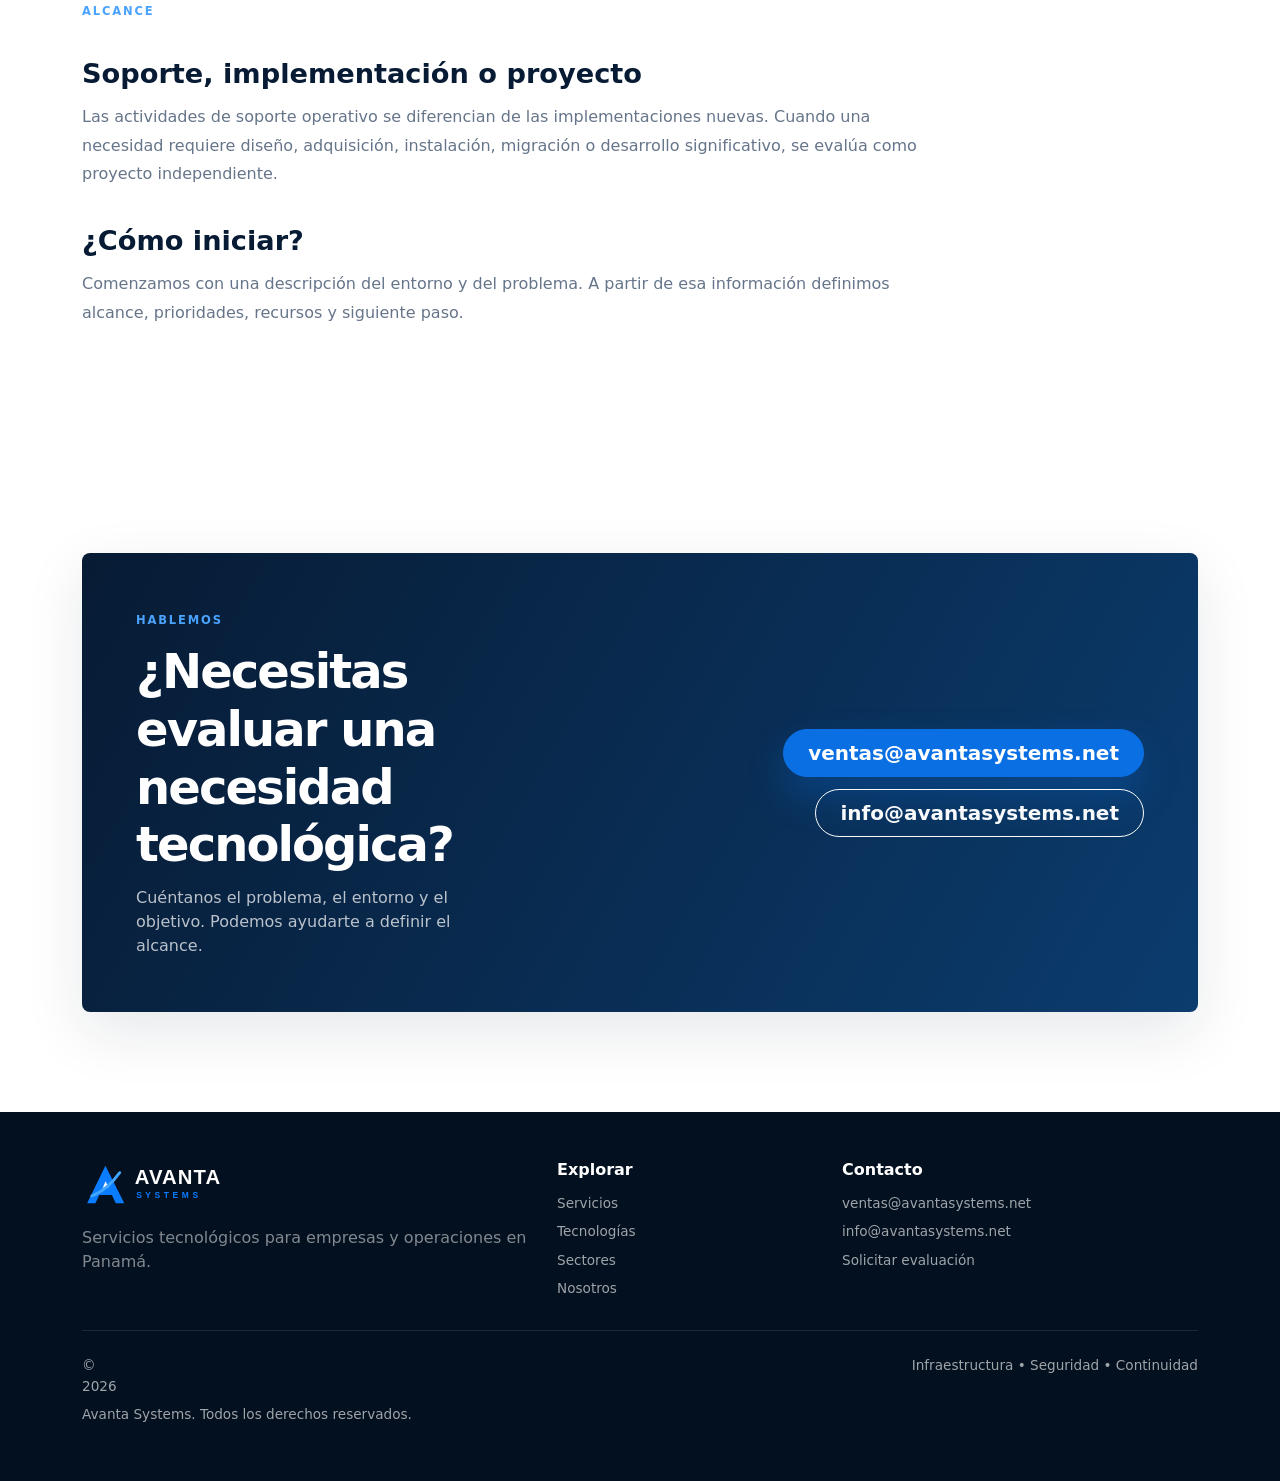
<file: servicios/ciberseguridad/index.html>
<!doctype html><html lang="es"><head><meta charset="utf-8"><meta name="viewport" content="width=device-width,initial-scale=1">
<title>Ciberseguridad para Empresas en Panamá | Avanta Systems</title><meta name="description" content="Servicios de ciberseguridad para empresas en Panamá: firewall, hardening, MFA, monitoreo, vulnerabilidades, SIEM y seguridad de infraestructura."><meta name="robots" content="index, follow"><link rel="canonical" href="https://avantasystems.net/servicios/ciberseguridad/"><meta property="og:locale" content="es_PA"><meta property="og:type" content="website"><meta property="og:title" content="Ciberseguridad para Empresas en Panamá | Avanta Systems"><meta property="og:description" content="Servicios de ciberseguridad para empresas en Panamá: firewall, hardening, MFA, monitoreo, vulnerabilidades, SIEM y seguridad de infraestructura."><meta property="og:url" content="https://avantasystems.net/servicios/ciberseguridad/"><meta property="og:image" content="https://avantasystems.net/assets/og-image.png"><meta name="twitter:card" content="summary_large_image"><meta name="twitter:title" content="Ciberseguridad para Empresas en Panamá | Avanta Systems"><meta name="twitter:description" content="Servicios de ciberseguridad para empresas en Panamá: firewall, hardening, MFA, monitoreo, vulnerabilidades, SIEM y seguridad de infraestructura."><meta name="twitter:image" content="https://avantasystems.net/assets/og-image.png"><link rel="icon" href="../../assets/favicon.svg" type="image/svg+xml"><link rel="stylesheet" href="https://cdn.jsdelivr.net/npm/bootstrap@5.3.3/dist/css/bootstrap.min.css"><link rel="stylesheet" href="../../assets/styles.css"><script type="application/ld+json">{
"@context":"https://schema.org","@type":"Organization","name":"Avanta Systems","url":"https://avantasystems.net/","logo":"https://avantasystems.net/assets/logo.svg","email":["ventas@avantasystems.net","info@avantasystems.net"],"areaServed":"PA","sameAs":[]}</script>
</head><body>
<nav class="navbar navbar-expand-lg fixed-top glass-nav"><div class="container"><a class="navbar-brand" href="../../"><img src="../../assets/logo.svg" class="logo" alt="Avanta Systems"></a><button class="navbar-toggler border-0" data-bs-toggle="collapse" data-bs-target="#navMenu"><span class="navbar-toggler-icon"></span></button><div class="collapse navbar-collapse" id="navMenu"><ul class="navbar-nav ms-auto align-items-lg-center gap-lg-2"><li class="nav-item"><a class="nav-link" href="../../nosotros/">Nosotros</a></li><li class="nav-item"><a class="nav-link" href="../../servicios/">Servicios</a></li><li class="nav-item"><a class="nav-link" href="../../tecnologias/">Tecnologías</a></li><li class="nav-item"><a class="nav-link" href="../../sectores/">Sectores</a></li><li class="nav-item"><a class="btn btn-primary rounded-pill px-4 ms-lg-2" href="../../contacto/">Solicitar evaluación</a></li></ul></div></div></nav>
<header class="page-hero"><div class="container"><div class="breadcrumb"><a href="../../">Inicio</a><span>/</span><span>Ciberseguridad</span></div><span class="section-kicker">Avanta Systems</span><h1>Ciberseguridad para empresas</h1><p>Protección de infraestructura y servicios digitales mediante controles técnicos, monitoreo y buenas prácticas.</p></div></header>
<main><section class="section-padding"><div class="container"><span class="section-kicker">Servicio</span><h2 class="section-title">Ciberseguridad para empresas</h2><p class="text-secondary">Protección de infraestructura y servicios digitales mediante controles técnicos, monitoreo y buenas prácticas.</p><div class="detail-grid mt-5"><article class="detail-card"><span class="detail-num">01</span><h2>Seguridad perimetral</h2><p>Configuración y revisión de firewalls, segmentación, VPN y políticas de acceso.</p></article><article class="detail-card"><span class="detail-num">02</span><h2>Monitoreo y detección</h2><p>Implementación y administración de herramientas de monitoreo y SIEM, con enfoque en visibilidad y respuesta.</p></article><article class="detail-card"><span class="detail-num">03</span><h2>Vulnerabilidades</h2><p>Identificación, priorización y seguimiento de vulnerabilidades en sistemas y servicios existentes.</p></article><article class="detail-card"><span class="detail-num">04</span><h2>Hardening y acceso</h2><p>Ajustes de configuración, MFA, mínimos privilegios y medidas de reducción de superficie de ataque.</p></article></div></div></section><section class="section-padding"><div class="container"><span class="section-kicker">Alcance</span><div class="prose"><h2>Soporte, implementación o proyecto</h2><p>Las actividades de soporte operativo se diferencian de las implementaciones nuevas. Cuando una necesidad requiere diseño, adquisición, instalación, migración o desarrollo significativo, se evalúa como proyecto independiente.</p><h2>¿Cómo iniciar?</h2><p>Comenzamos con una descripción del entorno y del problema. A partir de esa información definimos alcance, prioridades, recursos y siguiente paso.</p></div></div></section></main>
<section class="cta-section"><div class="container"><div class="cta-box"><div><span class="section-kicker">Hablemos</span><h2>¿Necesitas evaluar una necesidad tecnológica?</h2><p>Cuéntanos el problema, el entorno y el objetivo. Podemos ayudarte a definir el alcance.</p></div><div class="cta-actions"><a class="btn btn-primary btn-lg rounded-pill px-4" href="mailto:ventas@avantasystems.net">ventas@avantasystems.net</a><a class="btn btn-outline-light btn-lg rounded-pill px-4" href="mailto:info@avantasystems.net">info@avantasystems.net</a></div></div></div></section>
<footer class="footer py-5"><div class="container"><div class="row g-4"><div class="col-lg-5"><img src="../../assets/logo-white.svg" alt="Avanta Systems" class="footer-logo mb-3"><p class="text-white-50">Servicios tecnológicos para empresas y operaciones en Panamá.</p></div><div class="col-6 col-lg-3"><h3>Explorar</h3><a href="../../servicios/">Servicios</a><a href="../../tecnologias/">Tecnologías</a><a href="../../sectores/">Sectores</a><a href="../../nosotros/">Nosotros</a></div><div class="col-6 col-lg-4"><h3>Contacto</h3><a href="mailto:ventas@avantasystems.net">ventas@avantasystems.net</a><a href="mailto:info@avantasystems.net">info@avantasystems.net</a><a href="../../contacto/">Solicitar evaluación</a></div></div><hr class="border-secondary my-4"><div class="d-flex flex-column flex-md-row justify-content-between gap-2 text-white-50 small"><span>© <span id="year"></span> Avanta Systems. Todos los derechos reservados.</span><span>Infraestructura • Seguridad • Continuidad</span></div></div></footer>
<script src="https://cdn.jsdelivr.net/npm/bootstrap@5.3.3/dist/js/bootstrap.bundle.min.js"></script><script src="../../assets/script.js"></script></body></html>
</file>
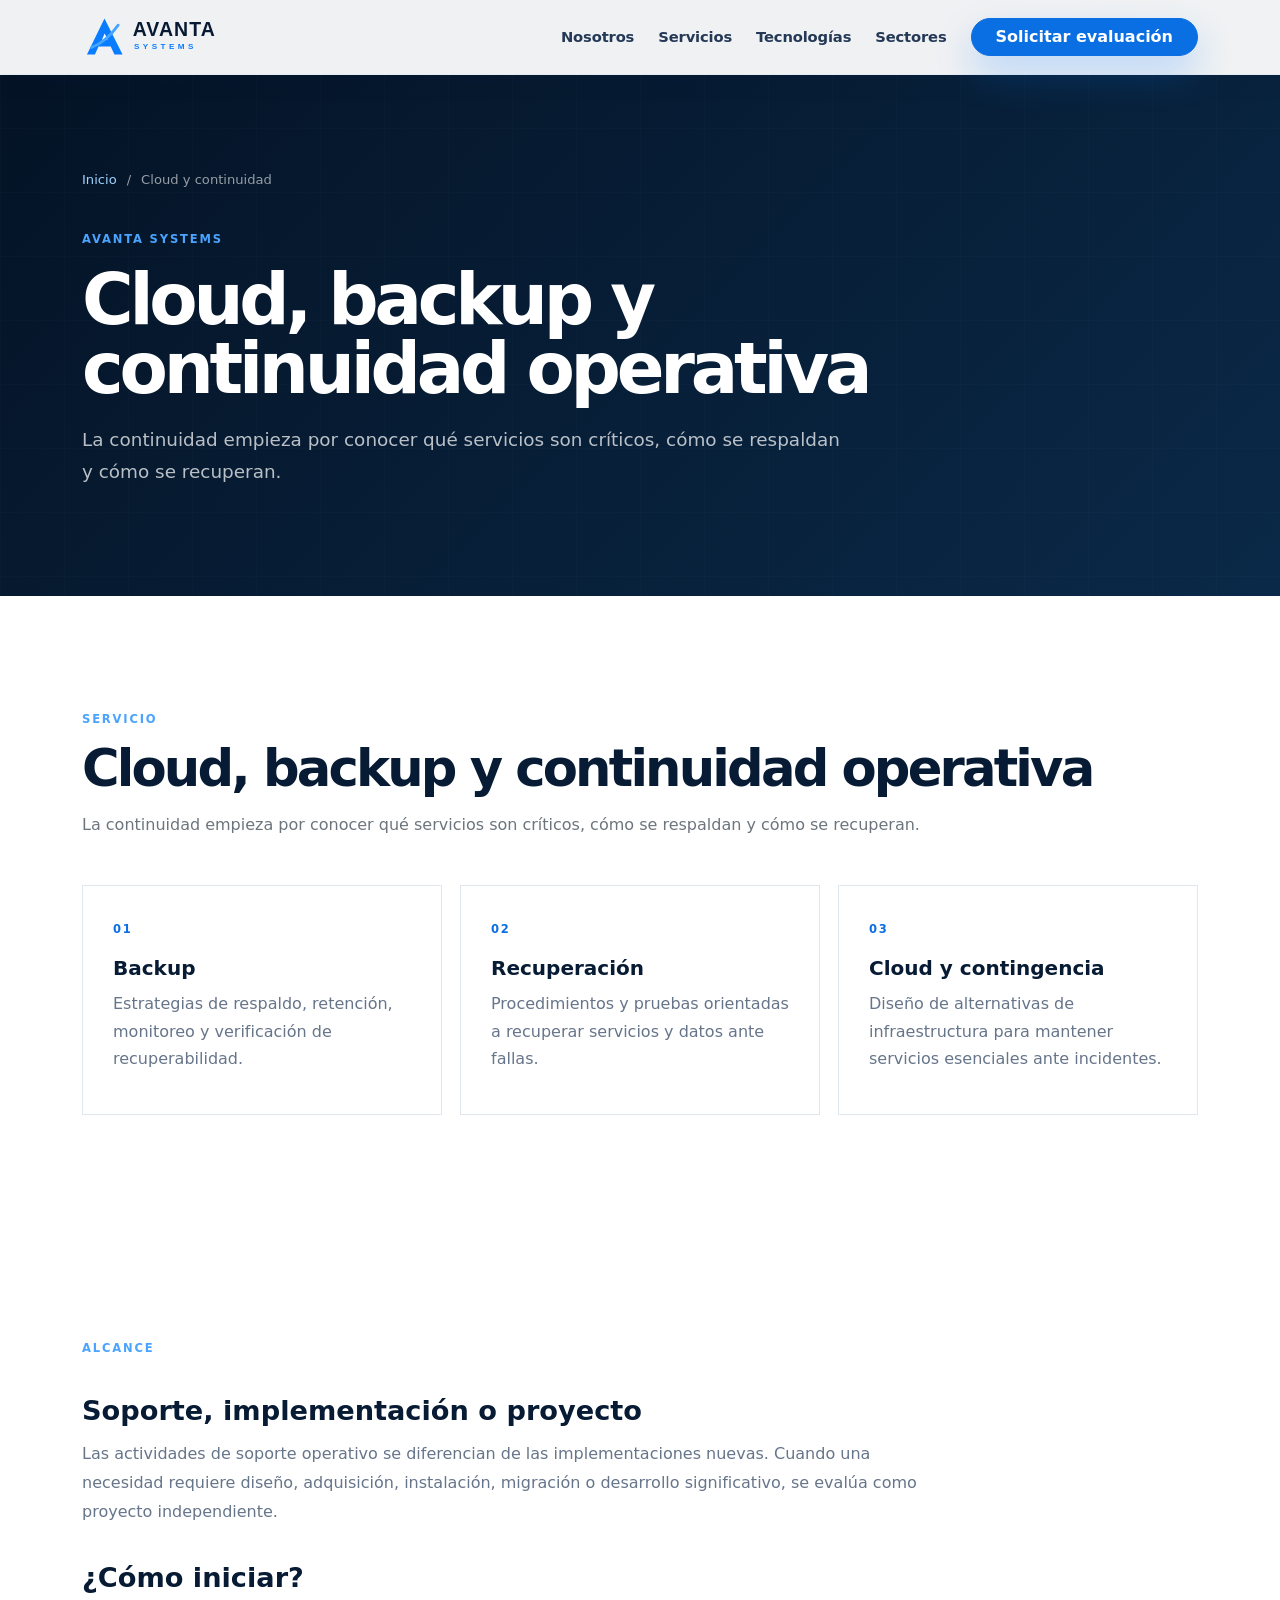
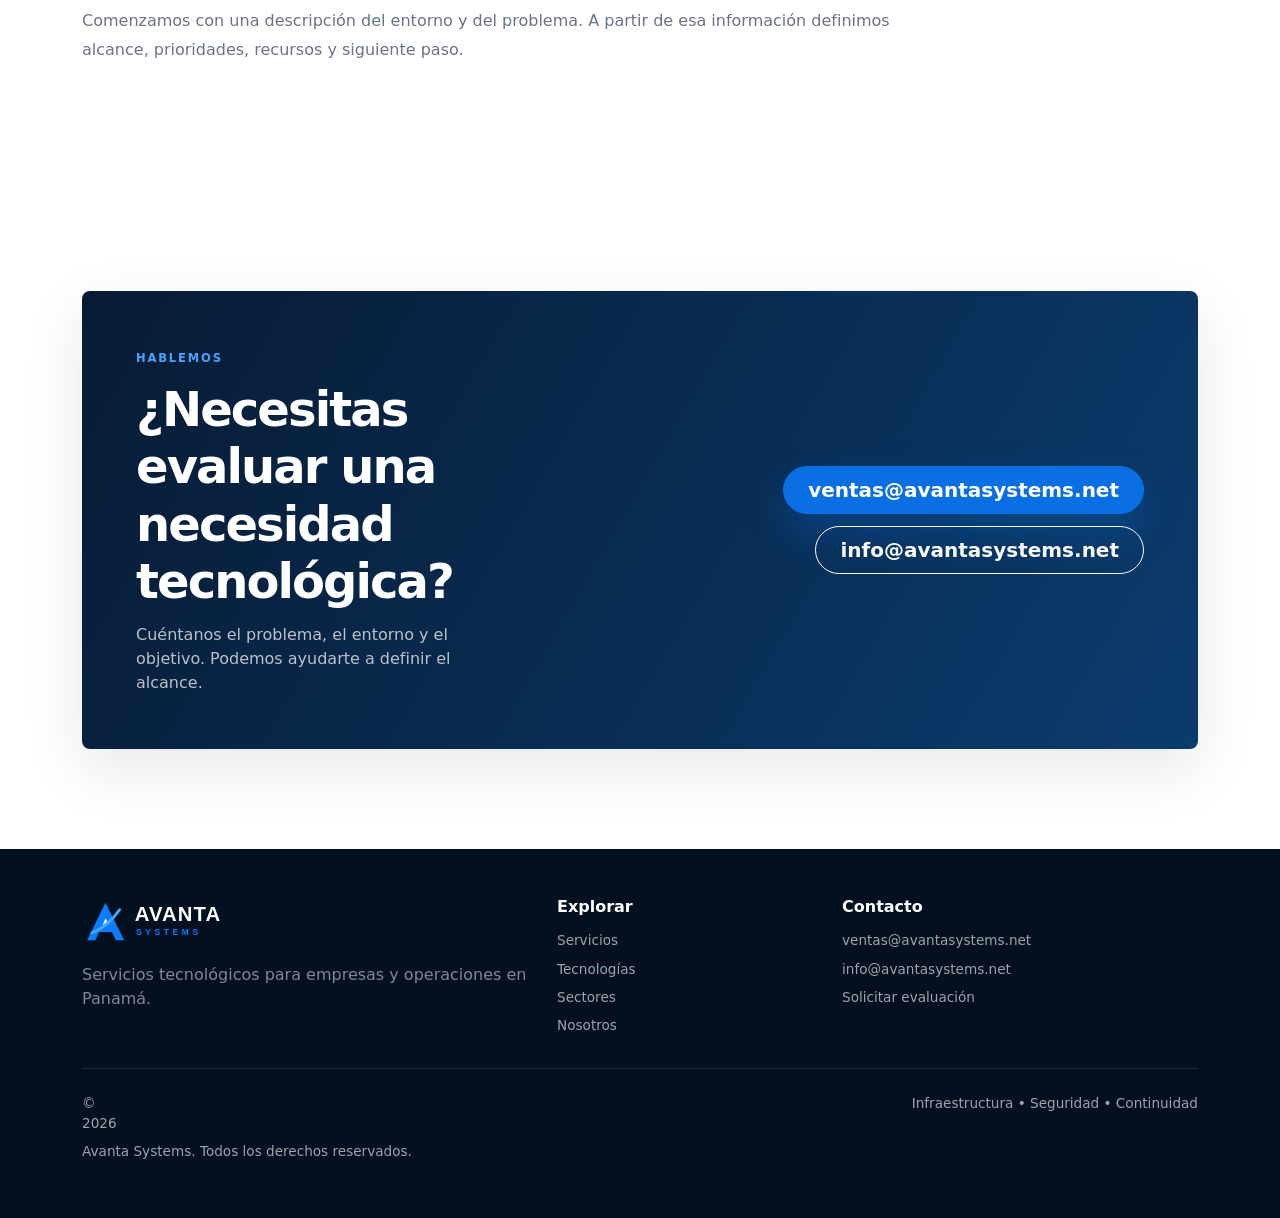
<file: servicios/cloud-continuidad/index.html>
<!doctype html><html lang="es"><head><meta charset="utf-8"><meta name="viewport" content="width=device-width,initial-scale=1">
<title>Cloud, Backup y Continuidad Operativa en Panamá | Avanta Systems</title><meta name="description" content="Cloud, backup, recuperación y continuidad operativa para empresas en Panamá, con enfoque en disponibilidad y reducción de interrupciones."><meta name="robots" content="index, follow"><link rel="canonical" href="https://avantasystems.net/servicios/cloud-continuidad/"><meta property="og:locale" content="es_PA"><meta property="og:type" content="website"><meta property="og:title" content="Cloud, Backup y Continuidad Operativa en Panamá | Avanta Systems"><meta property="og:description" content="Cloud, backup, recuperación y continuidad operativa para empresas en Panamá, con enfoque en disponibilidad y reducción de interrupciones."><meta property="og:url" content="https://avantasystems.net/servicios/cloud-continuidad/"><meta property="og:image" content="https://avantasystems.net/assets/og-image.png"><meta name="twitter:card" content="summary_large_image"><meta name="twitter:title" content="Cloud, Backup y Continuidad Operativa en Panamá | Avanta Systems"><meta name="twitter:description" content="Cloud, backup, recuperación y continuidad operativa para empresas en Panamá, con enfoque en disponibilidad y reducción de interrupciones."><meta name="twitter:image" content="https://avantasystems.net/assets/og-image.png"><link rel="icon" href="../../assets/favicon.svg" type="image/svg+xml"><link rel="stylesheet" href="https://cdn.jsdelivr.net/npm/bootstrap@5.3.3/dist/css/bootstrap.min.css"><link rel="stylesheet" href="../../assets/styles.css"><script type="application/ld+json">{
"@context":"https://schema.org","@type":"Organization","name":"Avanta Systems","url":"https://avantasystems.net/","logo":"https://avantasystems.net/assets/logo.svg","email":["ventas@avantasystems.net","info@avantasystems.net"],"areaServed":"PA","sameAs":[]}</script>
</head><body>
<nav class="navbar navbar-expand-lg fixed-top glass-nav"><div class="container"><a class="navbar-brand" href="../../"><img src="../../assets/logo.svg" class="logo" alt="Avanta Systems"></a><button class="navbar-toggler border-0" data-bs-toggle="collapse" data-bs-target="#navMenu"><span class="navbar-toggler-icon"></span></button><div class="collapse navbar-collapse" id="navMenu"><ul class="navbar-nav ms-auto align-items-lg-center gap-lg-2"><li class="nav-item"><a class="nav-link" href="../../nosotros/">Nosotros</a></li><li class="nav-item"><a class="nav-link" href="../../servicios/">Servicios</a></li><li class="nav-item"><a class="nav-link" href="../../tecnologias/">Tecnologías</a></li><li class="nav-item"><a class="nav-link" href="../../sectores/">Sectores</a></li><li class="nav-item"><a class="btn btn-primary rounded-pill px-4 ms-lg-2" href="../../contacto/">Solicitar evaluación</a></li></ul></div></div></nav>
<header class="page-hero"><div class="container"><div class="breadcrumb"><a href="../../">Inicio</a><span>/</span><span>Cloud y continuidad</span></div><span class="section-kicker">Avanta Systems</span><h1>Cloud, backup y continuidad operativa</h1><p>La continuidad empieza por conocer qué servicios son críticos, cómo se respaldan y cómo se recuperan.</p></div></header>
<main><section class="section-padding"><div class="container"><span class="section-kicker">Servicio</span><h2 class="section-title">Cloud, backup y continuidad operativa</h2><p class="text-secondary">La continuidad empieza por conocer qué servicios son críticos, cómo se respaldan y cómo se recuperan.</p><div class="detail-grid mt-5"><article class="detail-card"><span class="detail-num">01</span><h2>Backup</h2><p>Estrategias de respaldo, retención, monitoreo y verificación de recuperabilidad.</p></article><article class="detail-card"><span class="detail-num">02</span><h2>Recuperación</h2><p>Procedimientos y pruebas orientadas a recuperar servicios y datos ante fallas.</p></article><article class="detail-card"><span class="detail-num">03</span><h2>Cloud y contingencia</h2><p>Diseño de alternativas de infraestructura para mantener servicios esenciales ante incidentes.</p></article></div></div></section><section class="section-padding"><div class="container"><span class="section-kicker">Alcance</span><div class="prose"><h2>Soporte, implementación o proyecto</h2><p>Las actividades de soporte operativo se diferencian de las implementaciones nuevas. Cuando una necesidad requiere diseño, adquisición, instalación, migración o desarrollo significativo, se evalúa como proyecto independiente.</p><h2>¿Cómo iniciar?</h2><p>Comenzamos con una descripción del entorno y del problema. A partir de esa información definimos alcance, prioridades, recursos y siguiente paso.</p></div></div></section></main>
<section class="cta-section"><div class="container"><div class="cta-box"><div><span class="section-kicker">Hablemos</span><h2>¿Necesitas evaluar una necesidad tecnológica?</h2><p>Cuéntanos el problema, el entorno y el objetivo. Podemos ayudarte a definir el alcance.</p></div><div class="cta-actions"><a class="btn btn-primary btn-lg rounded-pill px-4" href="mailto:ventas@avantasystems.net">ventas@avantasystems.net</a><a class="btn btn-outline-light btn-lg rounded-pill px-4" href="mailto:info@avantasystems.net">info@avantasystems.net</a></div></div></div></section>
<footer class="footer py-5"><div class="container"><div class="row g-4"><div class="col-lg-5"><img src="../../assets/logo-white.svg" alt="Avanta Systems" class="footer-logo mb-3"><p class="text-white-50">Servicios tecnológicos para empresas y operaciones en Panamá.</p></div><div class="col-6 col-lg-3"><h3>Explorar</h3><a href="../../servicios/">Servicios</a><a href="../../tecnologias/">Tecnologías</a><a href="../../sectores/">Sectores</a><a href="../../nosotros/">Nosotros</a></div><div class="col-6 col-lg-4"><h3>Contacto</h3><a href="mailto:ventas@avantasystems.net">ventas@avantasystems.net</a><a href="mailto:info@avantasystems.net">info@avantasystems.net</a><a href="../../contacto/">Solicitar evaluación</a></div></div><hr class="border-secondary my-4"><div class="d-flex flex-column flex-md-row justify-content-between gap-2 text-white-50 small"><span>© <span id="year"></span> Avanta Systems. Todos los derechos reservados.</span><span>Infraestructura • Seguridad • Continuidad</span></div></div></footer>
<script src="https://cdn.jsdelivr.net/npm/bootstrap@5.3.3/dist/js/bootstrap.bundle.min.js"></script><script src="../../assets/script.js"></script></body></html>
</file>
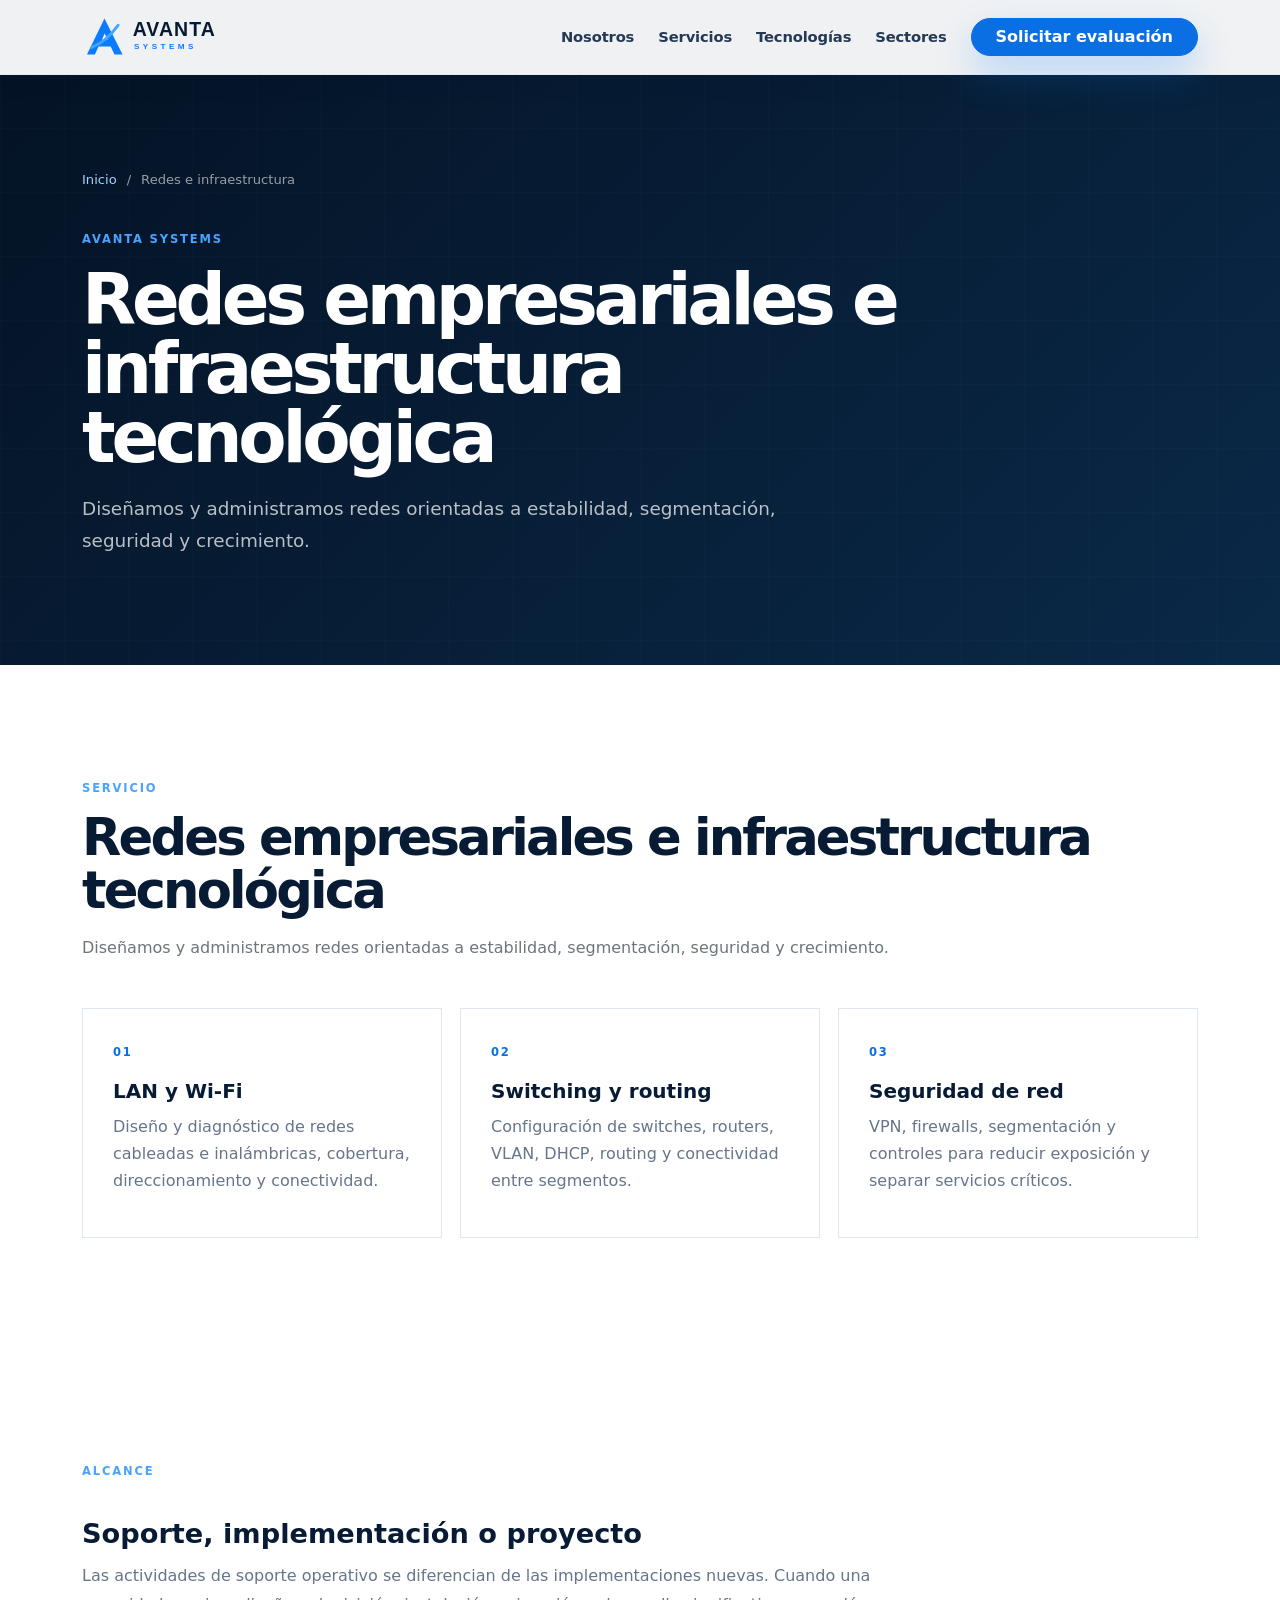
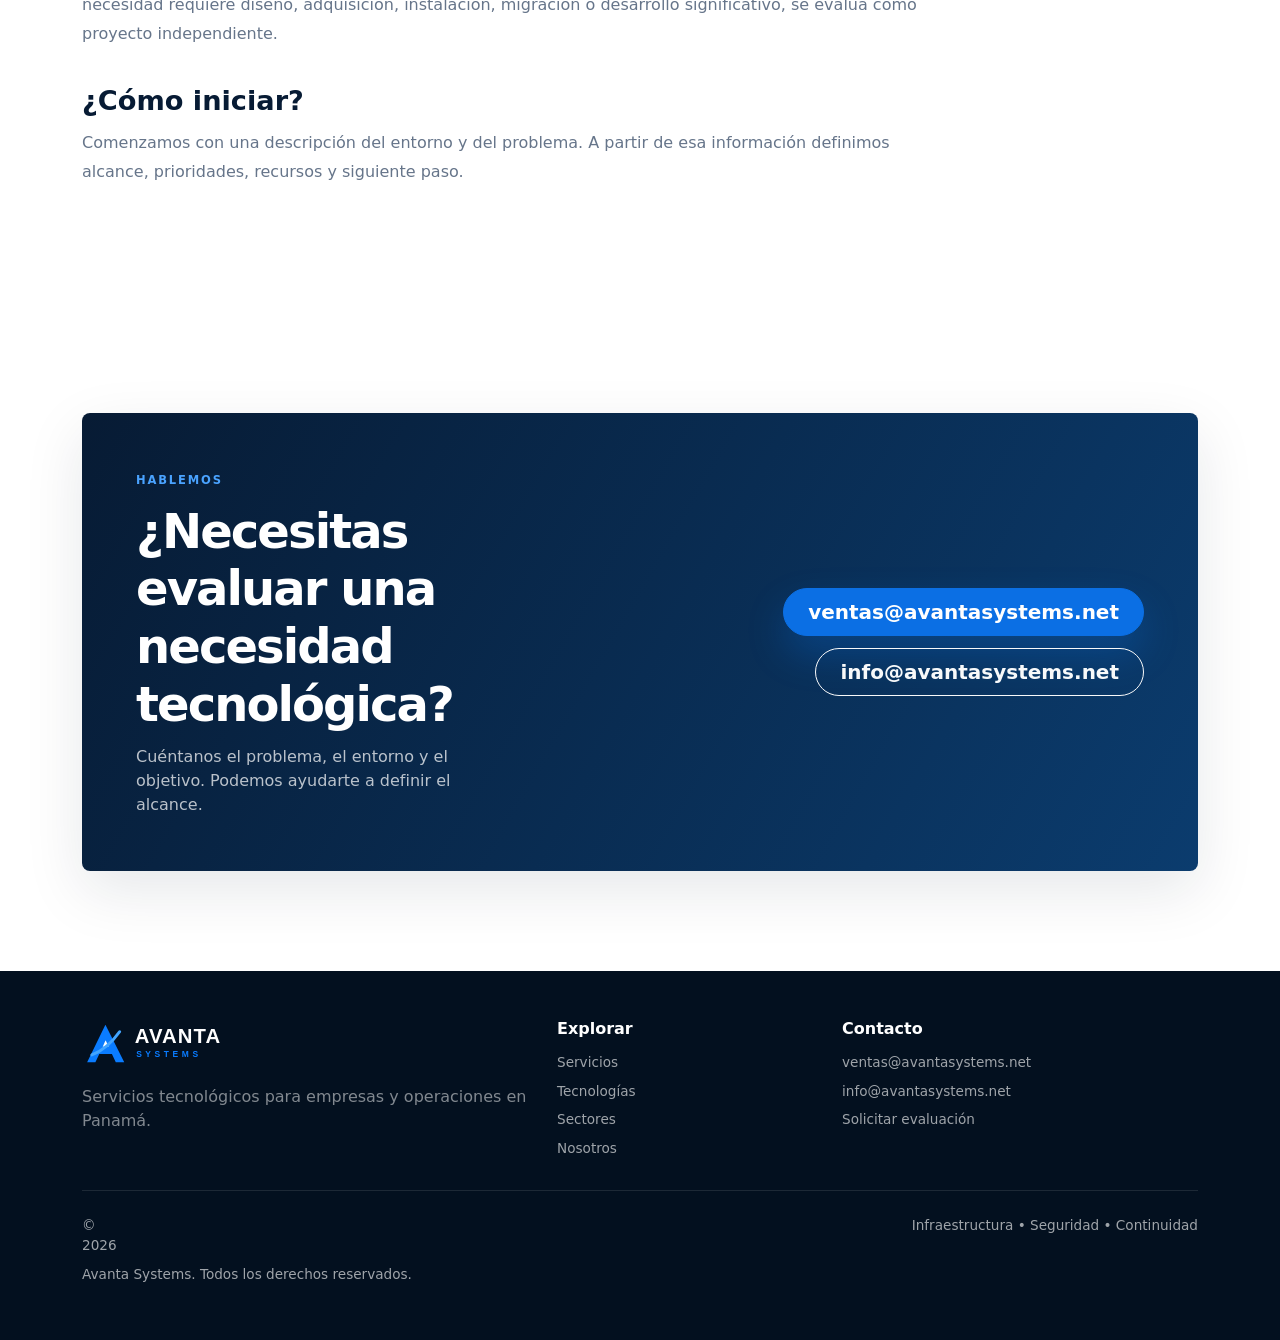
<file: servicios/redes-infraestructura/index.html>
<!doctype html><html lang="es"><head><meta charset="utf-8"><meta name="viewport" content="width=device-width,initial-scale=1">
<title>Redes Empresariales e Infraestructura en Panamá | Avanta Systems</title><meta name="description" content="Diseño, configuración y soporte de redes empresariales en Panamá: Wi-Fi, switching, routing, VLAN, VPN, firewalls y conectividad."><meta name="robots" content="index, follow"><link rel="canonical" href="https://avantasystems.net/servicios/redes-infraestructura/"><meta property="og:locale" content="es_PA"><meta property="og:type" content="website"><meta property="og:title" content="Redes Empresariales e Infraestructura en Panamá | Avanta Systems"><meta property="og:description" content="Diseño, configuración y soporte de redes empresariales en Panamá: Wi-Fi, switching, routing, VLAN, VPN, firewalls y conectividad."><meta property="og:url" content="https://avantasystems.net/servicios/redes-infraestructura/"><meta property="og:image" content="https://avantasystems.net/assets/og-image.png"><meta name="twitter:card" content="summary_large_image"><meta name="twitter:title" content="Redes Empresariales e Infraestructura en Panamá | Avanta Systems"><meta name="twitter:description" content="Diseño, configuración y soporte de redes empresariales en Panamá: Wi-Fi, switching, routing, VLAN, VPN, firewalls y conectividad."><meta name="twitter:image" content="https://avantasystems.net/assets/og-image.png"><link rel="icon" href="../../assets/favicon.svg" type="image/svg+xml"><link rel="stylesheet" href="https://cdn.jsdelivr.net/npm/bootstrap@5.3.3/dist/css/bootstrap.min.css"><link rel="stylesheet" href="../../assets/styles.css"><script type="application/ld+json">{
"@context":"https://schema.org","@type":"Organization","name":"Avanta Systems","url":"https://avantasystems.net/","logo":"https://avantasystems.net/assets/logo.svg","email":["ventas@avantasystems.net","info@avantasystems.net"],"areaServed":"PA","sameAs":[]}</script>
</head><body>
<nav class="navbar navbar-expand-lg fixed-top glass-nav"><div class="container"><a class="navbar-brand" href="../../"><img src="../../assets/logo.svg" class="logo" alt="Avanta Systems"></a><button class="navbar-toggler border-0" data-bs-toggle="collapse" data-bs-target="#navMenu"><span class="navbar-toggler-icon"></span></button><div class="collapse navbar-collapse" id="navMenu"><ul class="navbar-nav ms-auto align-items-lg-center gap-lg-2"><li class="nav-item"><a class="nav-link" href="../../nosotros/">Nosotros</a></li><li class="nav-item"><a class="nav-link" href="../../servicios/">Servicios</a></li><li class="nav-item"><a class="nav-link" href="../../tecnologias/">Tecnologías</a></li><li class="nav-item"><a class="nav-link" href="../../sectores/">Sectores</a></li><li class="nav-item"><a class="btn btn-primary rounded-pill px-4 ms-lg-2" href="../../contacto/">Solicitar evaluación</a></li></ul></div></div></nav>
<header class="page-hero"><div class="container"><div class="breadcrumb"><a href="../../">Inicio</a><span>/</span><span>Redes e infraestructura</span></div><span class="section-kicker">Avanta Systems</span><h1>Redes empresariales e infraestructura tecnológica</h1><p>Diseñamos y administramos redes orientadas a estabilidad, segmentación, seguridad y crecimiento.</p></div></header>
<main><section class="section-padding"><div class="container"><span class="section-kicker">Servicio</span><h2 class="section-title">Redes empresariales e infraestructura tecnológica</h2><p class="text-secondary">Diseñamos y administramos redes orientadas a estabilidad, segmentación, seguridad y crecimiento.</p><div class="detail-grid mt-5"><article class="detail-card"><span class="detail-num">01</span><h2>LAN y Wi-Fi</h2><p>Diseño y diagnóstico de redes cableadas e inalámbricas, cobertura, direccionamiento y conectividad.</p></article><article class="detail-card"><span class="detail-num">02</span><h2>Switching y routing</h2><p>Configuración de switches, routers, VLAN, DHCP, routing y conectividad entre segmentos.</p></article><article class="detail-card"><span class="detail-num">03</span><h2>Seguridad de red</h2><p>VPN, firewalls, segmentación y controles para reducir exposición y separar servicios críticos.</p></article></div></div></section><section class="section-padding"><div class="container"><span class="section-kicker">Alcance</span><div class="prose"><h2>Soporte, implementación o proyecto</h2><p>Las actividades de soporte operativo se diferencian de las implementaciones nuevas. Cuando una necesidad requiere diseño, adquisición, instalación, migración o desarrollo significativo, se evalúa como proyecto independiente.</p><h2>¿Cómo iniciar?</h2><p>Comenzamos con una descripción del entorno y del problema. A partir de esa información definimos alcance, prioridades, recursos y siguiente paso.</p></div></div></section></main>
<section class="cta-section"><div class="container"><div class="cta-box"><div><span class="section-kicker">Hablemos</span><h2>¿Necesitas evaluar una necesidad tecnológica?</h2><p>Cuéntanos el problema, el entorno y el objetivo. Podemos ayudarte a definir el alcance.</p></div><div class="cta-actions"><a class="btn btn-primary btn-lg rounded-pill px-4" href="mailto:ventas@avantasystems.net">ventas@avantasystems.net</a><a class="btn btn-outline-light btn-lg rounded-pill px-4" href="mailto:info@avantasystems.net">info@avantasystems.net</a></div></div></div></section>
<footer class="footer py-5"><div class="container"><div class="row g-4"><div class="col-lg-5"><img src="../../assets/logo-white.svg" alt="Avanta Systems" class="footer-logo mb-3"><p class="text-white-50">Servicios tecnológicos para empresas y operaciones en Panamá.</p></div><div class="col-6 col-lg-3"><h3>Explorar</h3><a href="../../servicios/">Servicios</a><a href="../../tecnologias/">Tecnologías</a><a href="../../sectores/">Sectores</a><a href="../../nosotros/">Nosotros</a></div><div class="col-6 col-lg-4"><h3>Contacto</h3><a href="mailto:ventas@avantasystems.net">ventas@avantasystems.net</a><a href="mailto:info@avantasystems.net">info@avantasystems.net</a><a href="../../contacto/">Solicitar evaluación</a></div></div><hr class="border-secondary my-4"><div class="d-flex flex-column flex-md-row justify-content-between gap-2 text-white-50 small"><span>© <span id="year"></span> Avanta Systems. Todos los derechos reservados.</span><span>Infraestructura • Seguridad • Continuidad</span></div></div></footer>
<script src="https://cdn.jsdelivr.net/npm/bootstrap@5.3.3/dist/js/bootstrap.bundle.min.js"></script><script src="../../assets/script.js"></script></body></html>
</file>
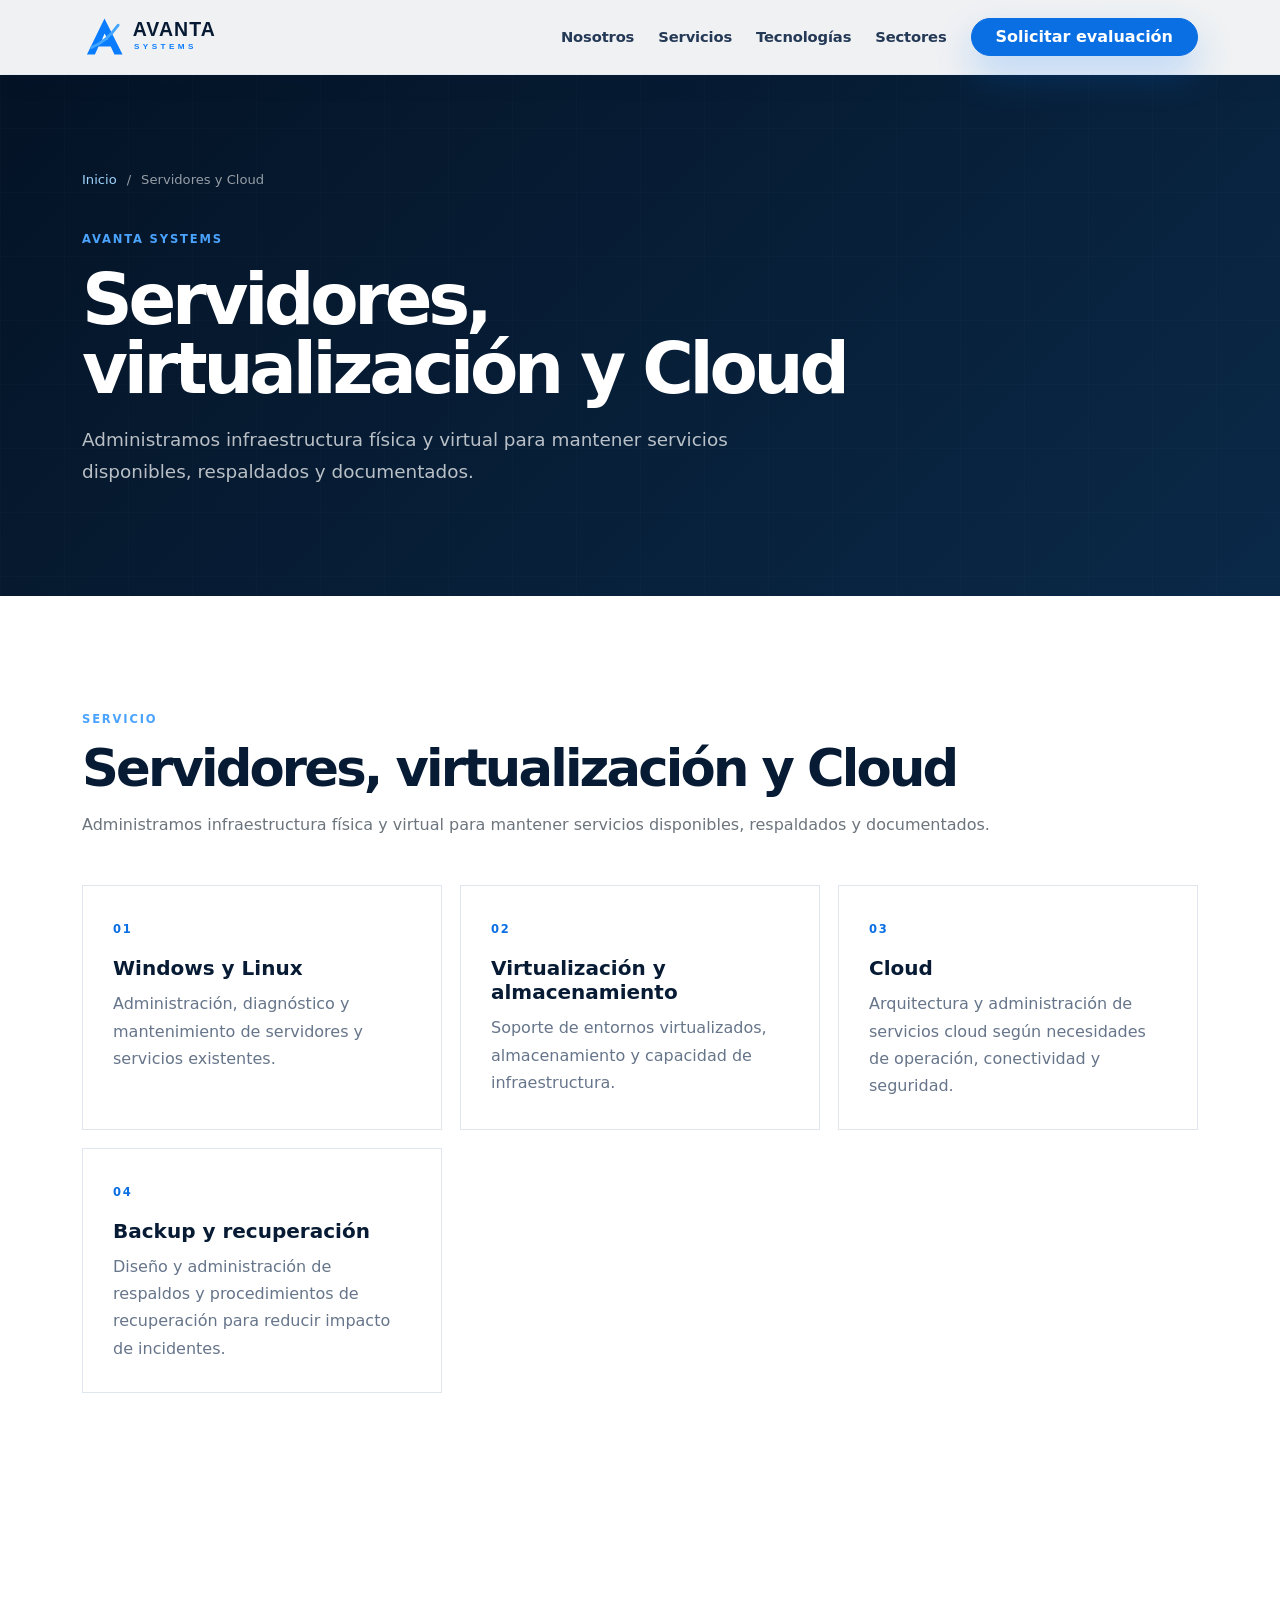
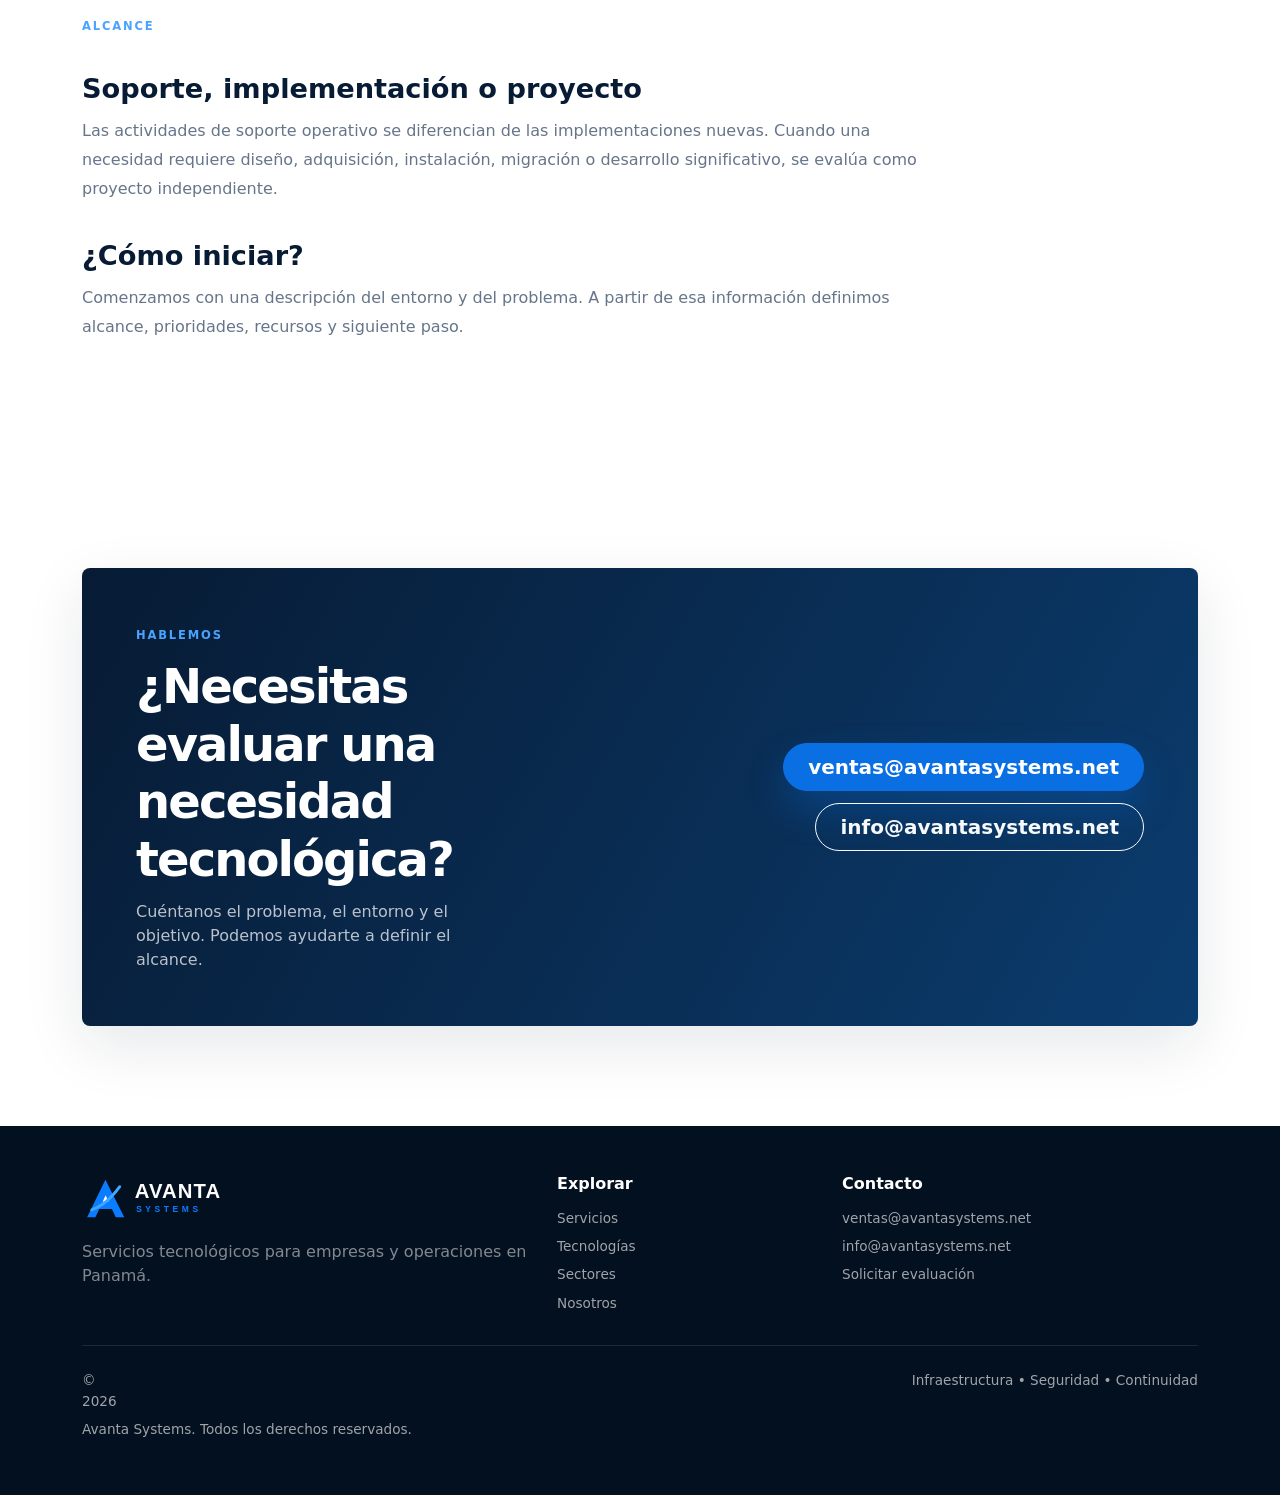
<file: servicios/servidores-cloud/index.html>
<!doctype html><html lang="es"><head><meta charset="utf-8"><meta name="viewport" content="width=device-width,initial-scale=1">
<title>Servidores y Cloud en Panamá | Avanta Systems</title><meta name="description" content="Administración de servidores Windows y Linux, virtualización, almacenamiento, cloud, backup y continuidad operativa en Panamá."><meta name="robots" content="index, follow"><link rel="canonical" href="https://avantasystems.net/servicios/servidores-cloud/"><meta property="og:locale" content="es_PA"><meta property="og:type" content="website"><meta property="og:title" content="Servidores y Cloud en Panamá | Avanta Systems"><meta property="og:description" content="Administración de servidores Windows y Linux, virtualización, almacenamiento, cloud, backup y continuidad operativa en Panamá."><meta property="og:url" content="https://avantasystems.net/servicios/servidores-cloud/"><meta property="og:image" content="https://avantasystems.net/assets/og-image.png"><meta name="twitter:card" content="summary_large_image"><meta name="twitter:title" content="Servidores y Cloud en Panamá | Avanta Systems"><meta name="twitter:description" content="Administración de servidores Windows y Linux, virtualización, almacenamiento, cloud, backup y continuidad operativa en Panamá."><meta name="twitter:image" content="https://avantasystems.net/assets/og-image.png"><link rel="icon" href="../../assets/favicon.svg" type="image/svg+xml"><link rel="stylesheet" href="https://cdn.jsdelivr.net/npm/bootstrap@5.3.3/dist/css/bootstrap.min.css"><link rel="stylesheet" href="../../assets/styles.css"><script type="application/ld+json">{
"@context":"https://schema.org","@type":"Organization","name":"Avanta Systems","url":"https://avantasystems.net/","logo":"https://avantasystems.net/assets/logo.svg","email":["ventas@avantasystems.net","info@avantasystems.net"],"areaServed":"PA","sameAs":[]}</script>
</head><body>
<nav class="navbar navbar-expand-lg fixed-top glass-nav"><div class="container"><a class="navbar-brand" href="../../"><img src="../../assets/logo.svg" class="logo" alt="Avanta Systems"></a><button class="navbar-toggler border-0" data-bs-toggle="collapse" data-bs-target="#navMenu"><span class="navbar-toggler-icon"></span></button><div class="collapse navbar-collapse" id="navMenu"><ul class="navbar-nav ms-auto align-items-lg-center gap-lg-2"><li class="nav-item"><a class="nav-link" href="../../nosotros/">Nosotros</a></li><li class="nav-item"><a class="nav-link" href="../../servicios/">Servicios</a></li><li class="nav-item"><a class="nav-link" href="../../tecnologias/">Tecnologías</a></li><li class="nav-item"><a class="nav-link" href="../../sectores/">Sectores</a></li><li class="nav-item"><a class="btn btn-primary rounded-pill px-4 ms-lg-2" href="../../contacto/">Solicitar evaluación</a></li></ul></div></div></nav>
<header class="page-hero"><div class="container"><div class="breadcrumb"><a href="../../">Inicio</a><span>/</span><span>Servidores y Cloud</span></div><span class="section-kicker">Avanta Systems</span><h1>Servidores, virtualización y Cloud</h1><p>Administramos infraestructura física y virtual para mantener servicios disponibles, respaldados y documentados.</p></div></header>
<main><section class="section-padding"><div class="container"><span class="section-kicker">Servicio</span><h2 class="section-title">Servidores, virtualización y Cloud</h2><p class="text-secondary">Administramos infraestructura física y virtual para mantener servicios disponibles, respaldados y documentados.</p><div class="detail-grid mt-5"><article class="detail-card"><span class="detail-num">01</span><h2>Windows y Linux</h2><p>Administración, diagnóstico y mantenimiento de servidores y servicios existentes.</p></article><article class="detail-card"><span class="detail-num">02</span><h2>Virtualización y almacenamiento</h2><p>Soporte de entornos virtualizados, almacenamiento y capacidad de infraestructura.</p></article><article class="detail-card"><span class="detail-num">03</span><h2>Cloud</h2><p>Arquitectura y administración de servicios cloud según necesidades de operación, conectividad y seguridad.</p></article><article class="detail-card"><span class="detail-num">04</span><h2>Backup y recuperación</h2><p>Diseño y administración de respaldos y procedimientos de recuperación para reducir impacto de incidentes.</p></article></div></div></section><section class="section-padding"><div class="container"><span class="section-kicker">Alcance</span><div class="prose"><h2>Soporte, implementación o proyecto</h2><p>Las actividades de soporte operativo se diferencian de las implementaciones nuevas. Cuando una necesidad requiere diseño, adquisición, instalación, migración o desarrollo significativo, se evalúa como proyecto independiente.</p><h2>¿Cómo iniciar?</h2><p>Comenzamos con una descripción del entorno y del problema. A partir de esa información definimos alcance, prioridades, recursos y siguiente paso.</p></div></div></section></main>
<section class="cta-section"><div class="container"><div class="cta-box"><div><span class="section-kicker">Hablemos</span><h2>¿Necesitas evaluar una necesidad tecnológica?</h2><p>Cuéntanos el problema, el entorno y el objetivo. Podemos ayudarte a definir el alcance.</p></div><div class="cta-actions"><a class="btn btn-primary btn-lg rounded-pill px-4" href="mailto:ventas@avantasystems.net">ventas@avantasystems.net</a><a class="btn btn-outline-light btn-lg rounded-pill px-4" href="mailto:info@avantasystems.net">info@avantasystems.net</a></div></div></div></section>
<footer class="footer py-5"><div class="container"><div class="row g-4"><div class="col-lg-5"><img src="../../assets/logo-white.svg" alt="Avanta Systems" class="footer-logo mb-3"><p class="text-white-50">Servicios tecnológicos para empresas y operaciones en Panamá.</p></div><div class="col-6 col-lg-3"><h3>Explorar</h3><a href="../../servicios/">Servicios</a><a href="../../tecnologias/">Tecnologías</a><a href="../../sectores/">Sectores</a><a href="../../nosotros/">Nosotros</a></div><div class="col-6 col-lg-4"><h3>Contacto</h3><a href="mailto:ventas@avantasystems.net">ventas@avantasystems.net</a><a href="mailto:info@avantasystems.net">info@avantasystems.net</a><a href="../../contacto/">Solicitar evaluación</a></div></div><hr class="border-secondary my-4"><div class="d-flex flex-column flex-md-row justify-content-between gap-2 text-white-50 small"><span>© <span id="year"></span> Avanta Systems. Todos los derechos reservados.</span><span>Infraestructura • Seguridad • Continuidad</span></div></div></footer>
<script src="https://cdn.jsdelivr.net/npm/bootstrap@5.3.3/dist/js/bootstrap.bundle.min.js"></script><script src="../../assets/script.js"></script></body></html>
</file>
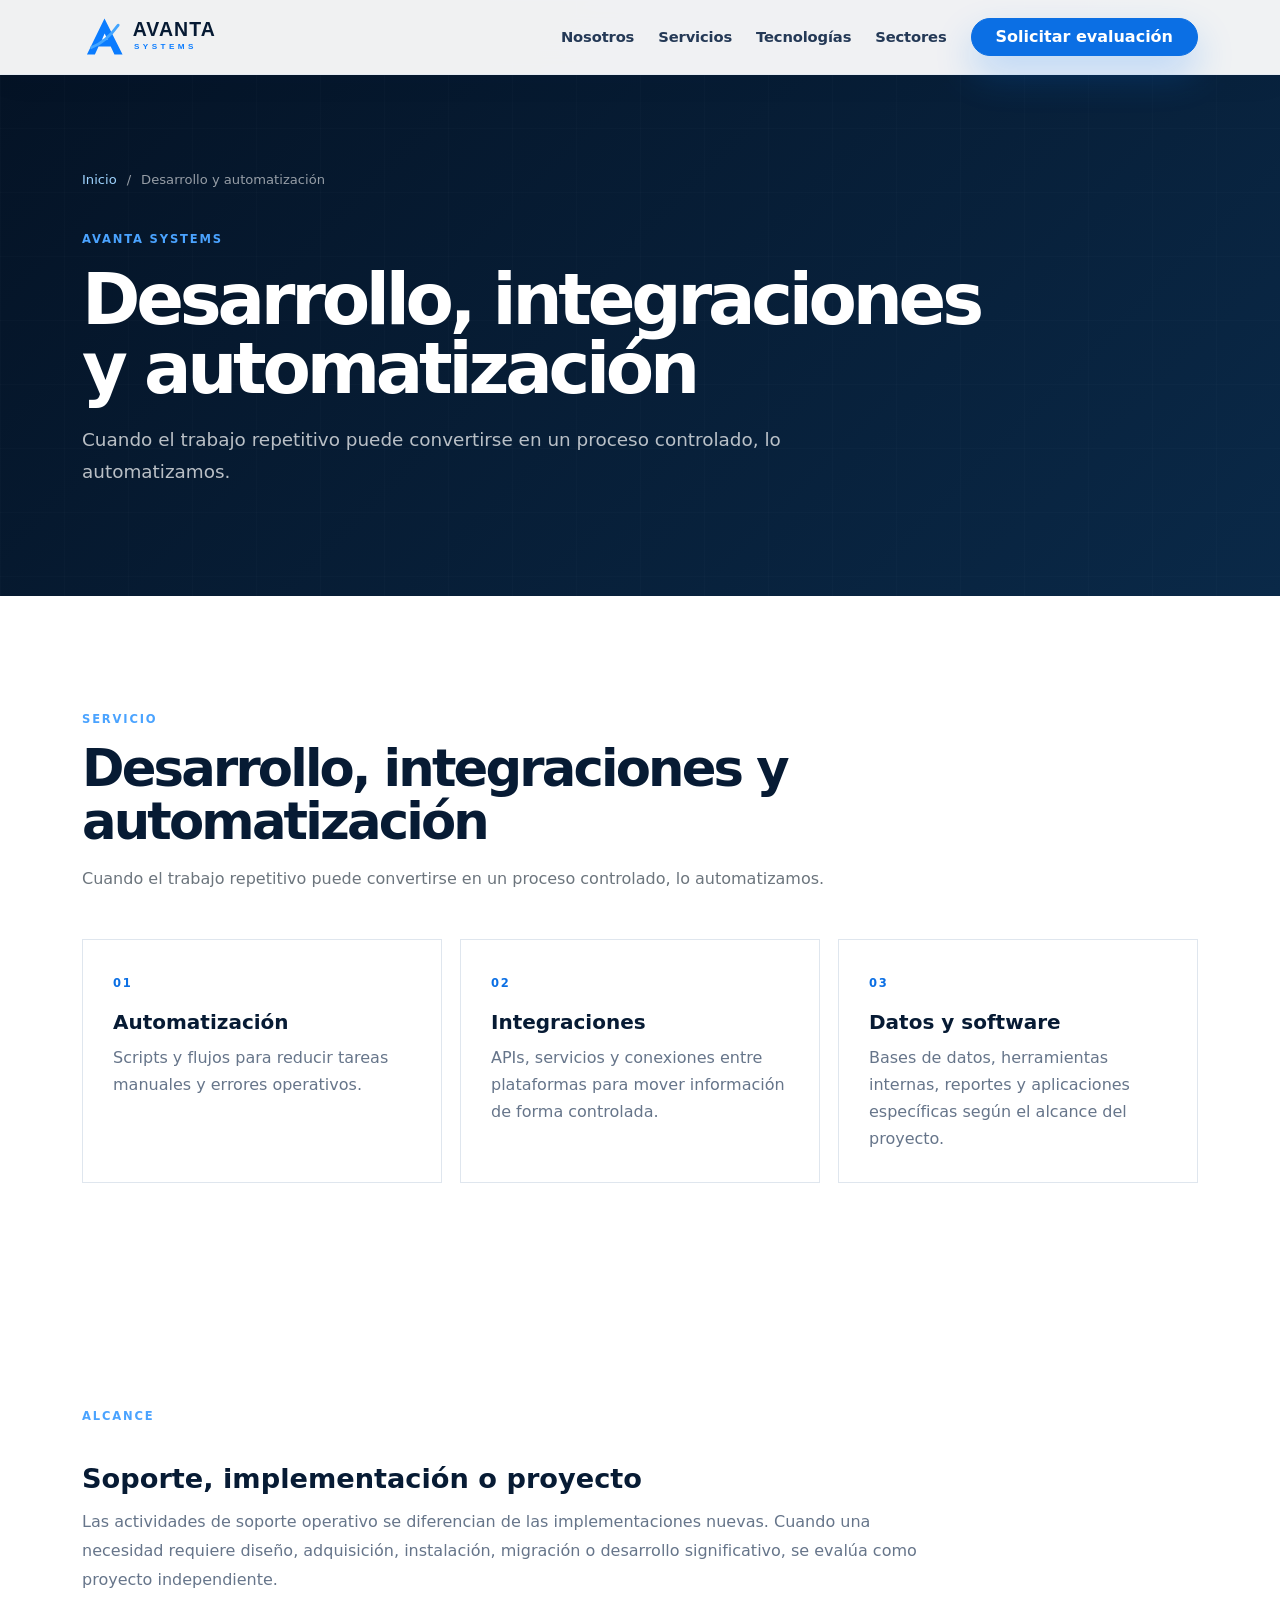
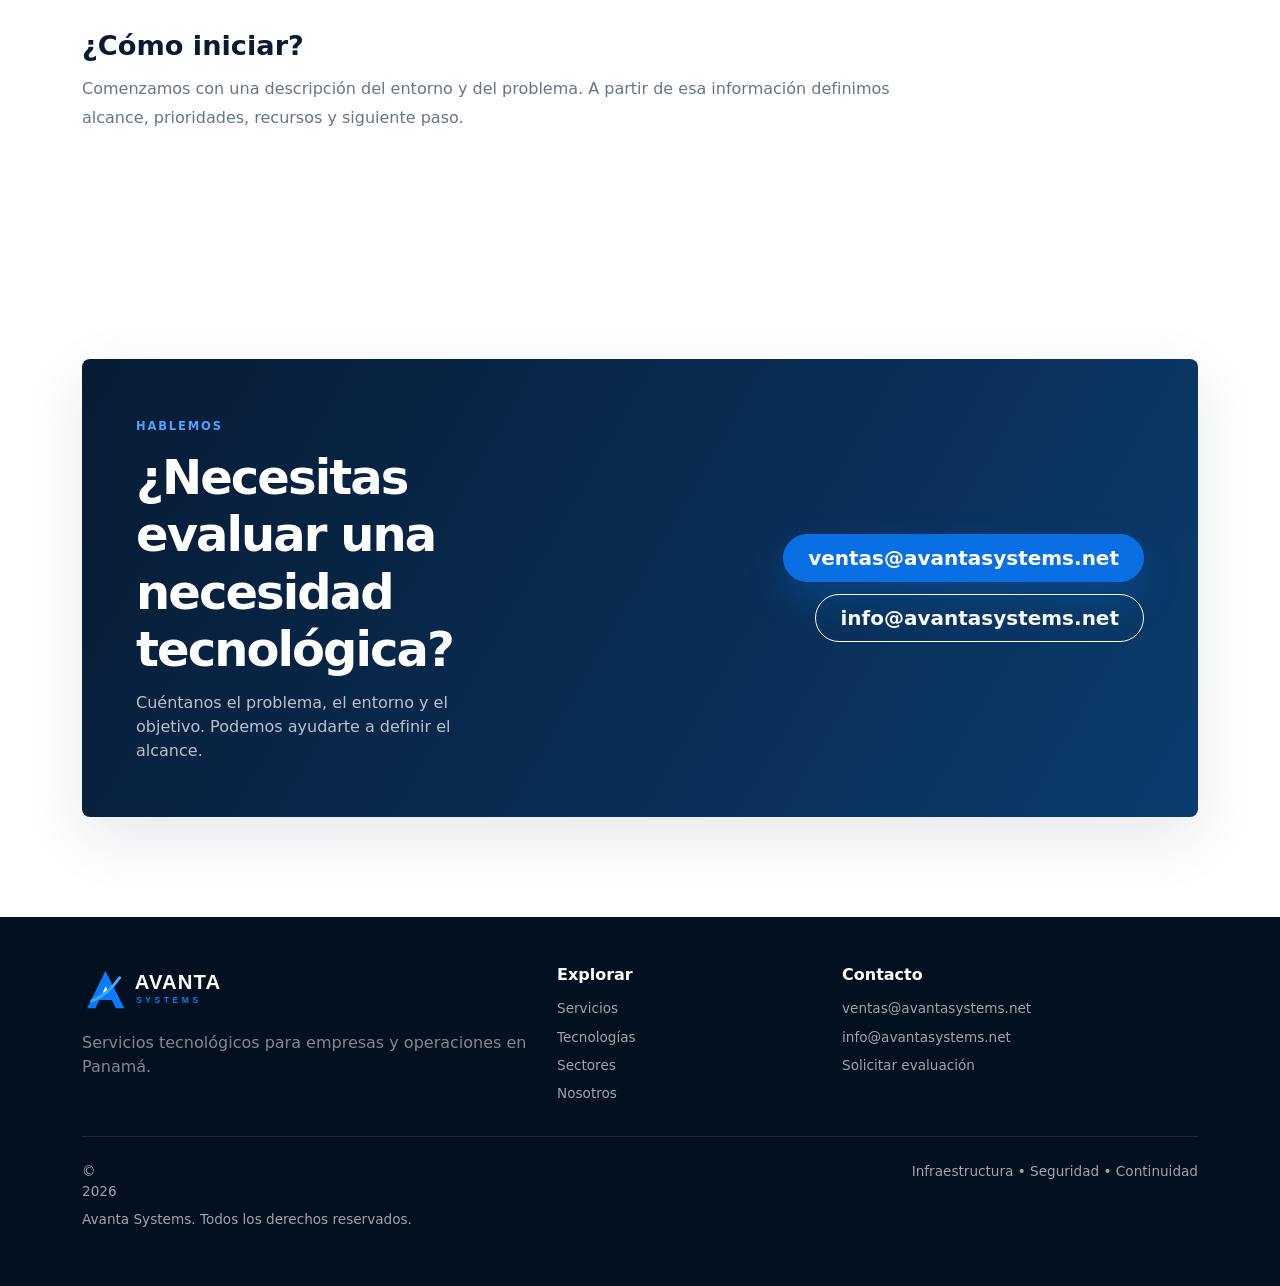
<file: servicios/soporte-desarrollo/index.html>
<!doctype html><html lang="es"><head><meta charset="utf-8"><meta name="viewport" content="width=device-width,initial-scale=1">
<title>Desarrollo y Automatización de Procesos en Panamá | Avanta Systems</title><meta name="description" content="Desarrollo de scripts, automatización, APIs, bases de datos e integraciones para empresas en Panamá."><meta name="robots" content="index, follow"><link rel="canonical" href="https://avantasystems.net/servicios/soporte-desarrollo/"><meta property="og:locale" content="es_PA"><meta property="og:type" content="website"><meta property="og:title" content="Desarrollo y Automatización de Procesos en Panamá | Avanta Systems"><meta property="og:description" content="Desarrollo de scripts, automatización, APIs, bases de datos e integraciones para empresas en Panamá."><meta property="og:url" content="https://avantasystems.net/servicios/soporte-desarrollo/"><meta property="og:image" content="https://avantasystems.net/assets/og-image.png"><meta name="twitter:card" content="summary_large_image"><meta name="twitter:title" content="Desarrollo y Automatización de Procesos en Panamá | Avanta Systems"><meta name="twitter:description" content="Desarrollo de scripts, automatización, APIs, bases de datos e integraciones para empresas en Panamá."><meta name="twitter:image" content="https://avantasystems.net/assets/og-image.png"><link rel="icon" href="../../assets/favicon.svg" type="image/svg+xml"><link rel="stylesheet" href="https://cdn.jsdelivr.net/npm/bootstrap@5.3.3/dist/css/bootstrap.min.css"><link rel="stylesheet" href="../../assets/styles.css"><script type="application/ld+json">{
"@context":"https://schema.org","@type":"Organization","name":"Avanta Systems","url":"https://avantasystems.net/","logo":"https://avantasystems.net/assets/logo.svg","email":["ventas@avantasystems.net","info@avantasystems.net"],"areaServed":"PA","sameAs":[]}</script>
</head><body>
<nav class="navbar navbar-expand-lg fixed-top glass-nav"><div class="container"><a class="navbar-brand" href="../../"><img src="../../assets/logo.svg" class="logo" alt="Avanta Systems"></a><button class="navbar-toggler border-0" data-bs-toggle="collapse" data-bs-target="#navMenu"><span class="navbar-toggler-icon"></span></button><div class="collapse navbar-collapse" id="navMenu"><ul class="navbar-nav ms-auto align-items-lg-center gap-lg-2"><li class="nav-item"><a class="nav-link" href="../../nosotros/">Nosotros</a></li><li class="nav-item"><a class="nav-link" href="../../servicios/">Servicios</a></li><li class="nav-item"><a class="nav-link" href="../../tecnologias/">Tecnologías</a></li><li class="nav-item"><a class="nav-link" href="../../sectores/">Sectores</a></li><li class="nav-item"><a class="btn btn-primary rounded-pill px-4 ms-lg-2" href="../../contacto/">Solicitar evaluación</a></li></ul></div></div></nav>
<header class="page-hero"><div class="container"><div class="breadcrumb"><a href="../../">Inicio</a><span>/</span><span>Desarrollo y automatización</span></div><span class="section-kicker">Avanta Systems</span><h1>Desarrollo, integraciones y automatización</h1><p>Cuando el trabajo repetitivo puede convertirse en un proceso controlado, lo automatizamos.</p></div></header>
<main><section class="section-padding"><div class="container"><span class="section-kicker">Servicio</span><h2 class="section-title">Desarrollo, integraciones y automatización</h2><p class="text-secondary">Cuando el trabajo repetitivo puede convertirse en un proceso controlado, lo automatizamos.</p><div class="detail-grid mt-5"><article class="detail-card"><span class="detail-num">01</span><h2>Automatización</h2><p>Scripts y flujos para reducir tareas manuales y errores operativos.</p></article><article class="detail-card"><span class="detail-num">02</span><h2>Integraciones</h2><p>APIs, servicios y conexiones entre plataformas para mover información de forma controlada.</p></article><article class="detail-card"><span class="detail-num">03</span><h2>Datos y software</h2><p>Bases de datos, herramientas internas, reportes y aplicaciones específicas según el alcance del proyecto.</p></article></div></div></section><section class="section-padding"><div class="container"><span class="section-kicker">Alcance</span><div class="prose"><h2>Soporte, implementación o proyecto</h2><p>Las actividades de soporte operativo se diferencian de las implementaciones nuevas. Cuando una necesidad requiere diseño, adquisición, instalación, migración o desarrollo significativo, se evalúa como proyecto independiente.</p><h2>¿Cómo iniciar?</h2><p>Comenzamos con una descripción del entorno y del problema. A partir de esa información definimos alcance, prioridades, recursos y siguiente paso.</p></div></div></section></main>
<section class="cta-section"><div class="container"><div class="cta-box"><div><span class="section-kicker">Hablemos</span><h2>¿Necesitas evaluar una necesidad tecnológica?</h2><p>Cuéntanos el problema, el entorno y el objetivo. Podemos ayudarte a definir el alcance.</p></div><div class="cta-actions"><a class="btn btn-primary btn-lg rounded-pill px-4" href="mailto:ventas@avantasystems.net">ventas@avantasystems.net</a><a class="btn btn-outline-light btn-lg rounded-pill px-4" href="mailto:info@avantasystems.net">info@avantasystems.net</a></div></div></div></section>
<footer class="footer py-5"><div class="container"><div class="row g-4"><div class="col-lg-5"><img src="../../assets/logo-white.svg" alt="Avanta Systems" class="footer-logo mb-3"><p class="text-white-50">Servicios tecnológicos para empresas y operaciones en Panamá.</p></div><div class="col-6 col-lg-3"><h3>Explorar</h3><a href="../../servicios/">Servicios</a><a href="../../tecnologias/">Tecnologías</a><a href="../../sectores/">Sectores</a><a href="../../nosotros/">Nosotros</a></div><div class="col-6 col-lg-4"><h3>Contacto</h3><a href="mailto:ventas@avantasystems.net">ventas@avantasystems.net</a><a href="mailto:info@avantasystems.net">info@avantasystems.net</a><a href="../../contacto/">Solicitar evaluación</a></div></div><hr class="border-secondary my-4"><div class="d-flex flex-column flex-md-row justify-content-between gap-2 text-white-50 small"><span>© <span id="year"></span> Avanta Systems. Todos los derechos reservados.</span><span>Infraestructura • Seguridad • Continuidad</span></div></div></footer>
<script src="https://cdn.jsdelivr.net/npm/bootstrap@5.3.3/dist/js/bootstrap.bundle.min.js"></script><script src="../../assets/script.js"></script></body></html>
</file>
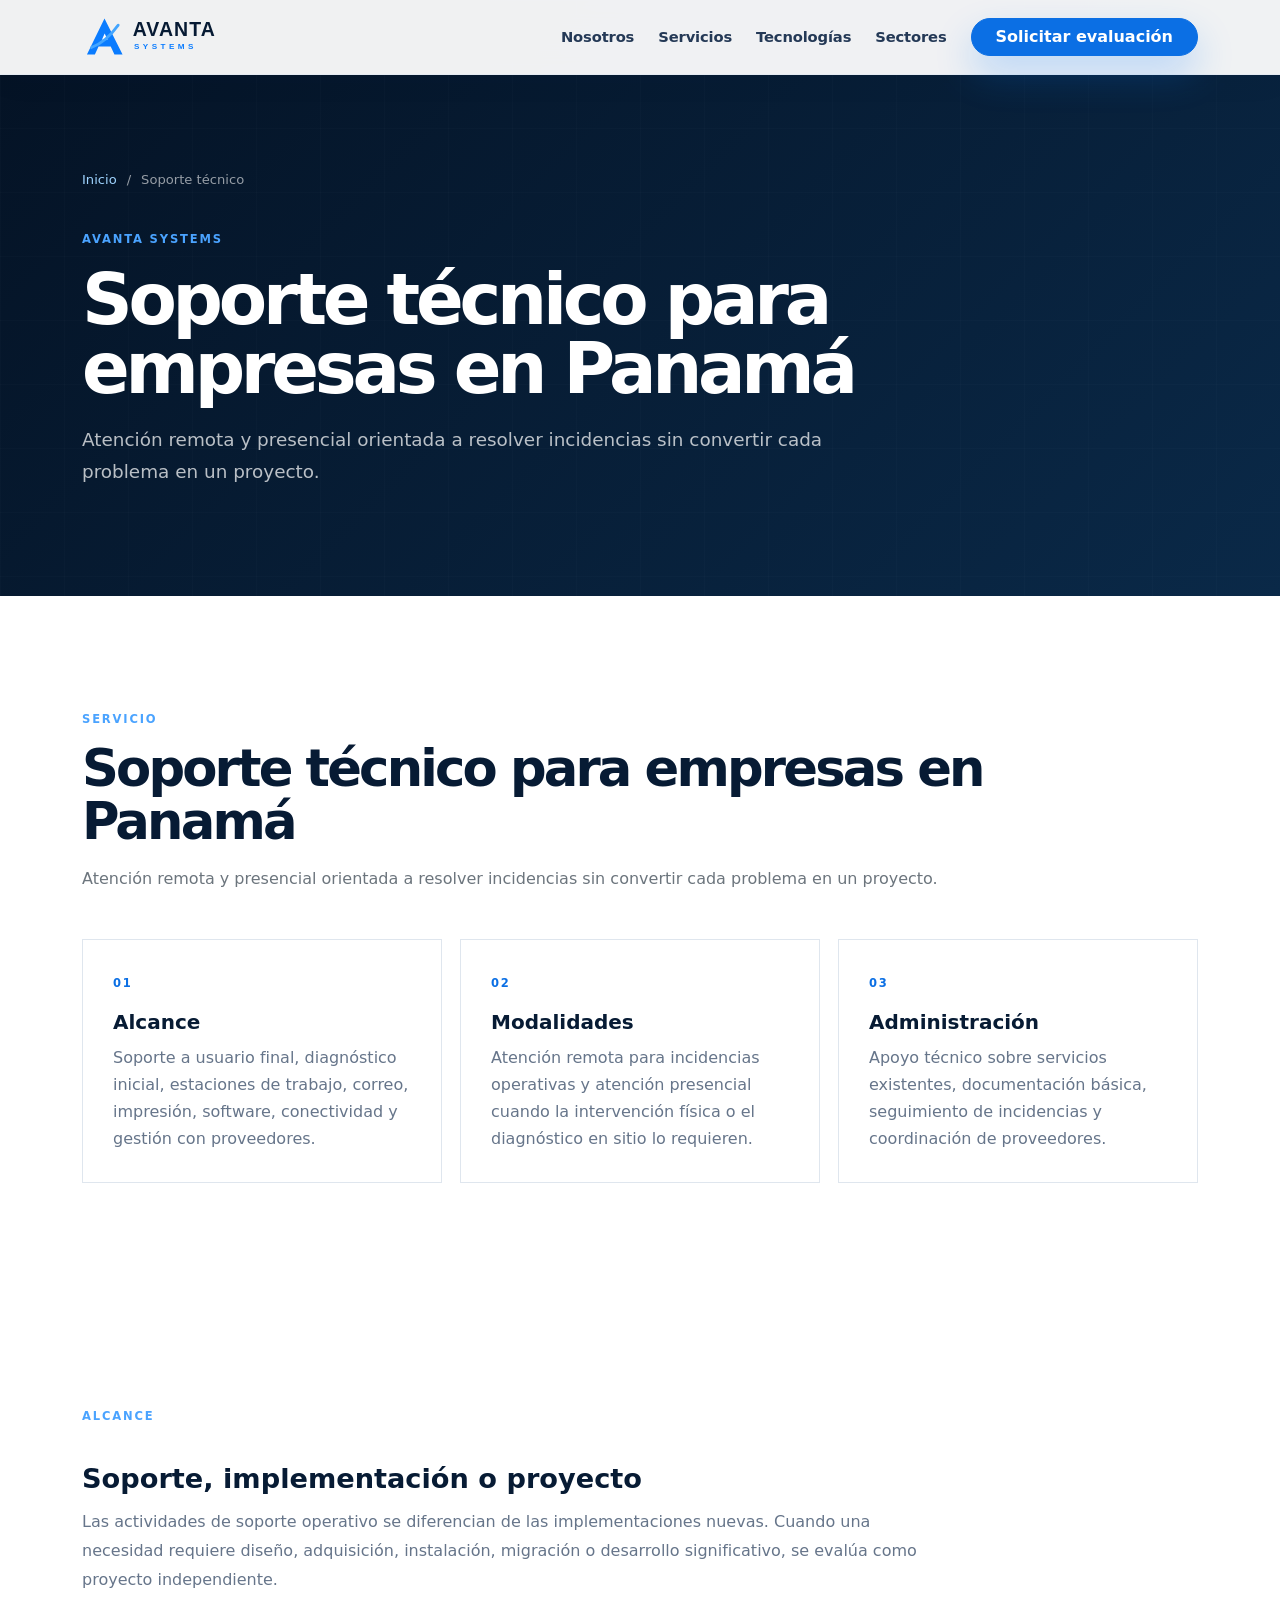
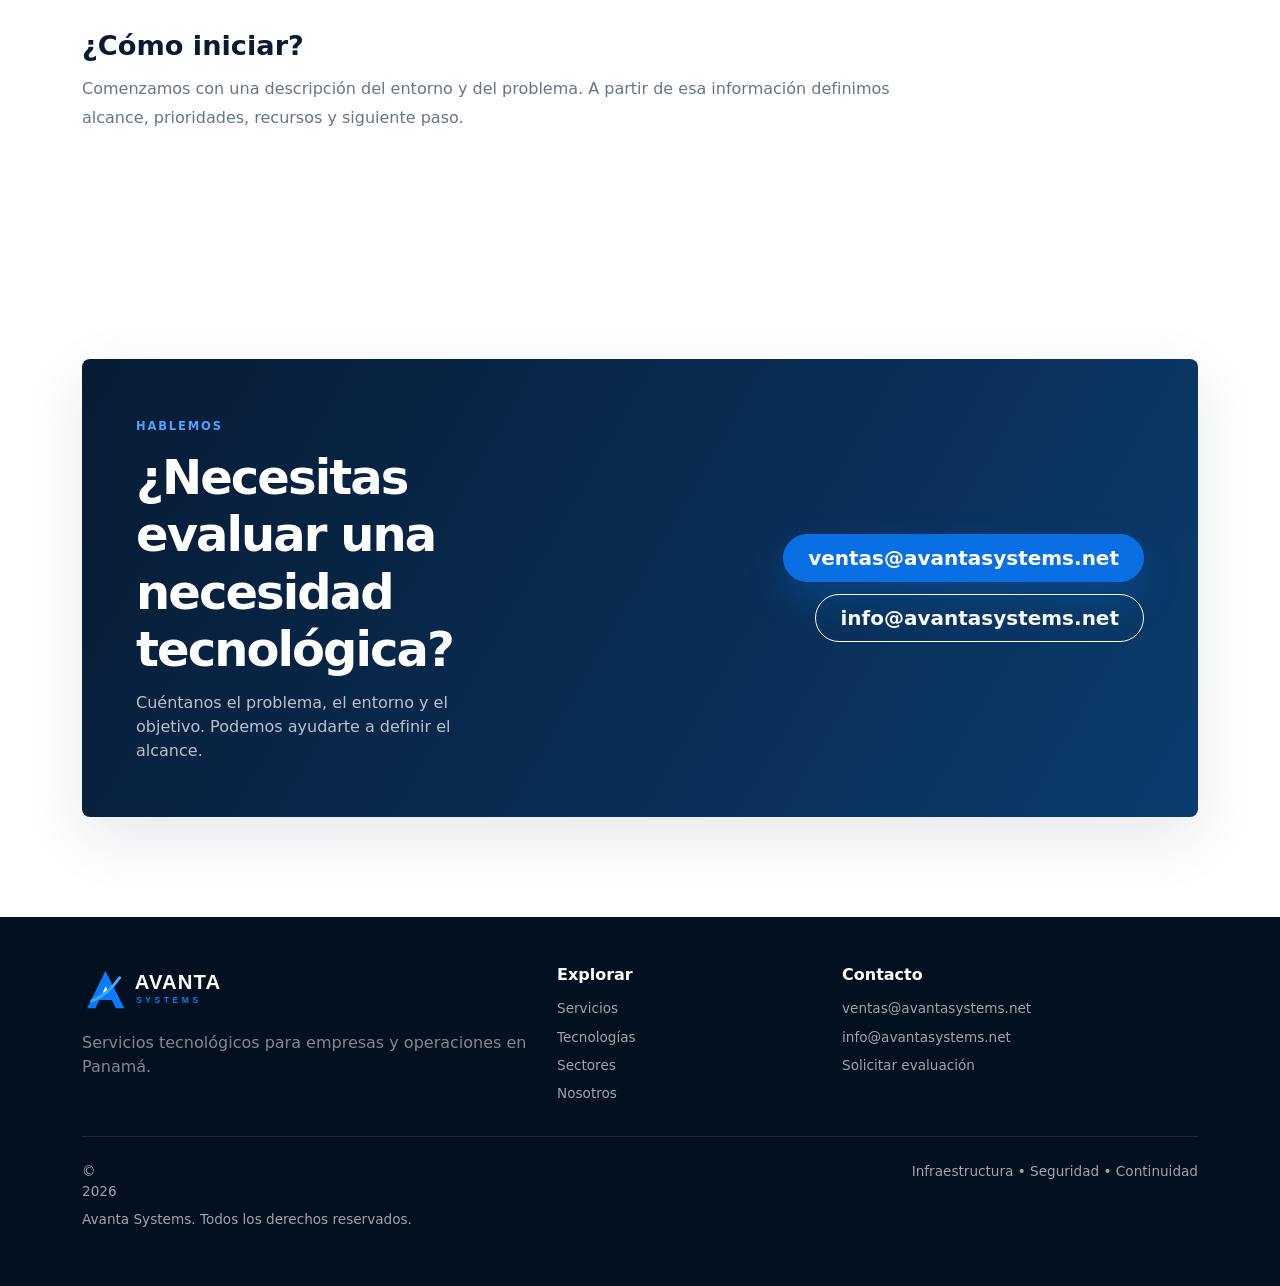
<file: servicios/soporte-tecnico/index.html>
<!doctype html><html lang="es"><head><meta charset="utf-8"><meta name="viewport" content="width=device-width,initial-scale=1">
<title>Soporte Técnico para Empresas en Panamá | Avanta Systems</title><meta name="description" content="Soporte técnico remoto y presencial para empresas en Panamá: usuarios, estaciones de trabajo, aplicaciones, impresión, conectividad y administración IT."><meta name="robots" content="index, follow"><link rel="canonical" href="https://avantasystems.net/servicios/soporte-tecnico/"><meta property="og:locale" content="es_PA"><meta property="og:type" content="website"><meta property="og:title" content="Soporte Técnico para Empresas en Panamá | Avanta Systems"><meta property="og:description" content="Soporte técnico remoto y presencial para empresas en Panamá: usuarios, estaciones de trabajo, aplicaciones, impresión, conectividad y administración IT."><meta property="og:url" content="https://avantasystems.net/servicios/soporte-tecnico/"><meta property="og:image" content="https://avantasystems.net/assets/og-image.png"><meta name="twitter:card" content="summary_large_image"><meta name="twitter:title" content="Soporte Técnico para Empresas en Panamá | Avanta Systems"><meta name="twitter:description" content="Soporte técnico remoto y presencial para empresas en Panamá: usuarios, estaciones de trabajo, aplicaciones, impresión, conectividad y administración IT."><meta name="twitter:image" content="https://avantasystems.net/assets/og-image.png"><link rel="icon" href="../../assets/favicon.svg" type="image/svg+xml"><link rel="stylesheet" href="https://cdn.jsdelivr.net/npm/bootstrap@5.3.3/dist/css/bootstrap.min.css"><link rel="stylesheet" href="../../assets/styles.css"><script type="application/ld+json">{
"@context":"https://schema.org","@type":"Organization","name":"Avanta Systems","url":"https://avantasystems.net/","logo":"https://avantasystems.net/assets/logo.svg","email":["ventas@avantasystems.net","info@avantasystems.net"],"areaServed":"PA","sameAs":[]}</script>
</head><body>
<nav class="navbar navbar-expand-lg fixed-top glass-nav"><div class="container"><a class="navbar-brand" href="../../"><img src="../../assets/logo.svg" class="logo" alt="Avanta Systems"></a><button class="navbar-toggler border-0" data-bs-toggle="collapse" data-bs-target="#navMenu"><span class="navbar-toggler-icon"></span></button><div class="collapse navbar-collapse" id="navMenu"><ul class="navbar-nav ms-auto align-items-lg-center gap-lg-2"><li class="nav-item"><a class="nav-link" href="../../nosotros/">Nosotros</a></li><li class="nav-item"><a class="nav-link" href="../../servicios/">Servicios</a></li><li class="nav-item"><a class="nav-link" href="../../tecnologias/">Tecnologías</a></li><li class="nav-item"><a class="nav-link" href="../../sectores/">Sectores</a></li><li class="nav-item"><a class="btn btn-primary rounded-pill px-4 ms-lg-2" href="../../contacto/">Solicitar evaluación</a></li></ul></div></div></nav>
<header class="page-hero"><div class="container"><div class="breadcrumb"><a href="../../">Inicio</a><span>/</span><span>Soporte técnico</span></div><span class="section-kicker">Avanta Systems</span><h1>Soporte técnico para empresas en Panamá</h1><p>Atención remota y presencial orientada a resolver incidencias sin convertir cada problema en un proyecto.</p></div></header>
<main><section class="section-padding"><div class="container"><span class="section-kicker">Servicio</span><h2 class="section-title">Soporte técnico para empresas en Panamá</h2><p class="text-secondary">Atención remota y presencial orientada a resolver incidencias sin convertir cada problema en un proyecto.</p><div class="detail-grid mt-5"><article class="detail-card"><span class="detail-num">01</span><h2>Alcance</h2><p>Soporte a usuario final, diagnóstico inicial, estaciones de trabajo, correo, impresión, software, conectividad y gestión con proveedores.</p></article><article class="detail-card"><span class="detail-num">02</span><h2>Modalidades</h2><p>Atención remota para incidencias operativas y atención presencial cuando la intervención física o el diagnóstico en sitio lo requieren.</p></article><article class="detail-card"><span class="detail-num">03</span><h2>Administración</h2><p>Apoyo técnico sobre servicios existentes, documentación básica, seguimiento de incidencias y coordinación de proveedores.</p></article></div></div></section><section class="section-padding"><div class="container"><span class="section-kicker">Alcance</span><div class="prose"><h2>Soporte, implementación o proyecto</h2><p>Las actividades de soporte operativo se diferencian de las implementaciones nuevas. Cuando una necesidad requiere diseño, adquisición, instalación, migración o desarrollo significativo, se evalúa como proyecto independiente.</p><h2>¿Cómo iniciar?</h2><p>Comenzamos con una descripción del entorno y del problema. A partir de esa información definimos alcance, prioridades, recursos y siguiente paso.</p></div></div></section></main>
<section class="cta-section"><div class="container"><div class="cta-box"><div><span class="section-kicker">Hablemos</span><h2>¿Necesitas evaluar una necesidad tecnológica?</h2><p>Cuéntanos el problema, el entorno y el objetivo. Podemos ayudarte a definir el alcance.</p></div><div class="cta-actions"><a class="btn btn-primary btn-lg rounded-pill px-4" href="mailto:ventas@avantasystems.net">ventas@avantasystems.net</a><a class="btn btn-outline-light btn-lg rounded-pill px-4" href="mailto:info@avantasystems.net">info@avantasystems.net</a></div></div></div></section>
<footer class="footer py-5"><div class="container"><div class="row g-4"><div class="col-lg-5"><img src="../../assets/logo-white.svg" alt="Avanta Systems" class="footer-logo mb-3"><p class="text-white-50">Servicios tecnológicos para empresas y operaciones en Panamá.</p></div><div class="col-6 col-lg-3"><h3>Explorar</h3><a href="../../servicios/">Servicios</a><a href="../../tecnologias/">Tecnologías</a><a href="../../sectores/">Sectores</a><a href="../../nosotros/">Nosotros</a></div><div class="col-6 col-lg-4"><h3>Contacto</h3><a href="mailto:ventas@avantasystems.net">ventas@avantasystems.net</a><a href="mailto:info@avantasystems.net">info@avantasystems.net</a><a href="../../contacto/">Solicitar evaluación</a></div></div><hr class="border-secondary my-4"><div class="d-flex flex-column flex-md-row justify-content-between gap-2 text-white-50 small"><span>© <span id="year"></span> Avanta Systems. Todos los derechos reservados.</span><span>Infraestructura • Seguridad • Continuidad</span></div></div></footer>
<script src="https://cdn.jsdelivr.net/npm/bootstrap@5.3.3/dist/js/bootstrap.bundle.min.js"></script><script src="../../assets/script.js"></script></body></html>
</file>
<file: assets/styles.css>
:root{--navy:#071b34;--navy-2:#02101f;--blue:#0a7cff;--blue-2:#43a2ff;--cyan:#66d9ff;--text:#0b1f3a;--muted:#667085;--soft:#f4f8fd;--line:#e3eaf3;--shadow:0 24px 70px rgba(7,27,52,.14)}*{box-sizing:border-box}html{scroll-behavior:smooth}body{margin:0;font-family:Inter,ui-sans-serif,system-ui,-apple-system,BlinkMacSystemFont,"Segoe UI",sans-serif;color:var(--text);background:#fff;overflow-x:hidden}.logo{height:48px;width:auto}.footer-logo{height:50px;width:auto}.glass-nav{background:rgba(255,255,255,.88);backdrop-filter:blur(16px);border-bottom:1px solid rgba(227,234,243,.8);transition:box-shadow .25s ease,background .25s ease}.glass-nav.scrolled{background:rgba(255,255,255,.96);box-shadow:0 12px 40px rgba(7,27,52,.08)}.nav-link{font-weight:700;color:#243956}.nav-link:hover{color:var(--blue)}.hero-slider,.carousel,.carousel-inner,.carousel-item{min-height:100vh}.carousel-item{position:relative}.hero-slide-img{position:absolute;inset:0;width:100%;height:100%;object-fit:cover;animation:kenburns 9s ease-in-out infinite}.hero-overlay{position:absolute;inset:0;background:linear-gradient(90deg,rgba(2,10,20,.86) 0%,rgba(2,10,20,.58) 48%,rgba(2,10,20,.35) 100%)}.hero-caption{position:relative;z-index:3;min-height:100vh;display:flex;flex-direction:column;justify-content:center;padding-top:110px;padding-bottom:70px;color:#fff}.hero-caption h1{max-width:930px;font-size:clamp(2.7rem,6vw,5.35rem);font-weight:900;line-height:.96;letter-spacing:-.06em;margin:24px 0}.hero-caption p{max-width:720px;font-size:1.2rem;color:rgba(255,255,255,.78)}.carousel-indicators [data-bs-target]{width:42px;height:4px;border-radius:99px}.carousel-control-prev,.carousel-control-next{width:7%}@keyframes kenburns{0%{transform:scale(1)}50%{transform:scale(1.055)}100%{transform:scale(1)}}.badge-pill,.section-kicker{display:inline-flex;align-items:center;gap:8px;color:var(--blue-2);font-weight:900;font-size:.78rem;letter-spacing:.11em;text-transform:uppercase}.badge-pill{padding:10px 14px;border-radius:999px;border:1px solid rgba(255,255,255,.18);background:rgba(255,255,255,.08);backdrop-filter:blur(10px)}.btn-primary{--bs-btn-bg:var(--blue);--bs-btn-border-color:var(--blue);--bs-btn-hover-bg:#006be0;--bs-btn-hover-border-color:#006be0;box-shadow:0 18px 38px rgba(10,124,255,.24)}.btn{font-weight:800}.btn:hover{transform:translateY(-2px)}.capability-strip{background:#fff}.trust-row{margin-top:-34px;position:relative;z-index:8;padding:22px 26px;display:grid;grid-template-columns:repeat(6,1fr);gap:12px;border:1px solid var(--line);border-radius:24px;background:rgba(255,255,255,.92);backdrop-filter:blur(10px);box-shadow:0 18px 40px rgba(7,27,52,.08);text-align:center;color:#50627a;font-weight:900}.section-padding{padding:96px 0}.bg-soft{background:var(--soft)}.section-head{max-width:820px;margin:0 auto}.section-title{font-weight:900;color:var(--navy);line-height:1.04;letter-spacing:-.045em;font-size:clamp(2.1rem,4vw,3.35rem);margin:12px 0 18px}.section-head p{max-width:700px}.section-image{width:100%;min-height:420px;object-fit:cover;border-radius:30px;box-shadow:var(--shadow)}.info-panel{padding:20px;border:1px solid var(--line);border-radius:30px;background:#fff;box-shadow:0 16px 48px rgba(7,27,52,.07)}.info-item{padding:20px;border-radius:22px;background:linear-gradient(180deg,#fff,#f8fbff);border:1px solid var(--line)}.info-item+.info-item{margin-top:14px}.info-item strong{font-size:1.05rem;color:var(--navy)}.info-item p{margin:.45rem 0 0;color:var(--muted)}.service-card{height:100%;border:1px solid var(--line);border-radius:30px;background:#fff;box-shadow:0 16px 48px rgba(7,27,52,.07);transition:transform .25s ease,box-shadow .25s ease,border-color .25s ease;overflow:hidden}.service-card:hover{transform:translateY(-8px);border-color:rgba(10,124,255,.35);box-shadow:0 24px 70px rgba(7,27,52,.13)}.image-card img{width:100%;height:210px;object-fit:cover}.card-body-custom{padding:26px}.service-card h3{font-size:1.25rem;font-weight:900;margin-bottom:12px;color:var(--navy)}.service-card p{color:var(--muted);margin-bottom:0}.brands-section{background:#fff;border-top:1px solid var(--line);border-bottom:1px solid var(--line);overflow:hidden}.brand-grid{margin-top:42px;display:grid;grid-template-columns:repeat(6,1fr);gap:16px}.brand-card{min-height:118px;padding:22px 14px;border:1px solid var(--line);border-radius:22px;background:linear-gradient(180deg,#fff,#f8fbff);display:flex;flex-direction:column;align-items:center;justify-content:center;gap:12px;box-shadow:0 12px 32px rgba(7,27,52,.05);transition:transform .25s ease,box-shadow .25s ease,border-color .25s ease}.brand-card:hover{transform:translateY(-4px);box-shadow:0 18px 40px rgba(7,27,52,.09);border-color:rgba(10,124,255,.25)}.brand-card img{width:46px;height:46px;object-fit:contain;display:block}.brand-card span{color:var(--navy);font-weight:900;text-align:center;font-size:.92rem;line-height:1.15}.brand-card-text span{font-size:1rem}.brand-note{max-width:900px;margin:30px auto 0;color:var(--muted);font-size:.88rem;line-height:1.65}.sector-photo-grid{display:grid;grid-template-columns:repeat(2,1fr);gap:18px}.sector-photo{position:relative;min-height:210px;border-radius:26px;overflow:hidden;box-shadow:0 14px 40px rgba(7,27,52,.08)}.sector-photo img{width:100%;height:100%;min-height:210px;object-fit:cover;display:block}.sector-photo:after{content:"";position:absolute;inset:0;background:linear-gradient(180deg,transparent,rgba(2,10,20,.78))}.sector-photo span{position:absolute;left:20px;right:20px;bottom:18px;color:#fff;font-weight:900;z-index:2}.dark-section{position:relative;overflow:hidden;background:radial-gradient(circle at 8% 15%,rgba(10,124,255,.22),transparent 28%),linear-gradient(135deg,var(--navy),var(--navy-2))}.value-list{position:relative;z-index:1;display:grid;gap:16px}.value-item{display:grid;grid-template-columns:62px 1fr;gap:18px;align-items:center;padding:22px;border-radius:24px;color:#fff;background:rgba(255,255,255,.07);border:1px solid rgba(255,255,255,.13);backdrop-filter:blur(10px)}.value-item span{color:var(--cyan);font-weight:900;font-size:1.35rem}.value-item p{margin:0;color:rgba(255,255,255,.82)}.timeline{display:grid;grid-template-columns:repeat(4,1fr);gap:18px}.timeline-step{position:relative;padding:28px;border-radius:28px;background:#fff;border:1px solid var(--line);box-shadow:0 16px 44px rgba(7,27,52,.06)}.timeline-step span{display:grid;place-items:center;width:44px;height:44px;border-radius:999px;color:#fff;background:var(--blue);font-weight:900;margin-bottom:22px}.timeline-step h3{font-weight:900;font-size:1.18rem;color:var(--navy)}.timeline-step p{color:var(--muted);margin:0}.cta-section{padding:90px 0}.cta-box{display:grid;grid-template-columns:1fr auto;gap:30px;align-items:center;padding:48px;border-radius:34px;color:#fff;background:linear-gradient(135deg,rgba(7,27,52,.98),rgba(6,66,130,.95));box-shadow:var(--shadow)}.cta-box h2{font-size:clamp(2rem,4vw,3rem);font-weight:900;letter-spacing:-.04em;margin:12px 0}.cta-box p{color:rgba(255,255,255,.72);margin:0}.cta-actions{display:flex;flex-wrap:wrap;gap:12px;justify-content:flex-end}.footer{background:#020b15;color:#fff}.footer h3{font-size:1rem;font-weight:900;margin-bottom:14px}.footer a,.footer span{display:block;color:rgba(255,255,255,.62);text-decoration:none;margin-bottom:8px}.footer a:hover{color:#fff}.floating-cta{position:fixed;right:22px;bottom:22px;width:54px;height:54px;border-radius:999px;display:grid;place-items:center;background:var(--blue);color:#fff;text-decoration:none;font-size:1.3rem;box-shadow:0 18px 44px rgba(10,124,255,.32);z-index:20}.reveal{opacity:0;transform:translateY(28px);transition:opacity .8s ease,transform .8s ease}.reveal.visible{opacity:1;transform:translateY(0)}.delay-1{transition-delay:.12s}.delay-2{transition-delay:.22s}.delay-3{transition-delay:.32s}@media(max-width:991px){.hero-caption h1{font-size:3.4rem}.trust-row{grid-template-columns:repeat(3,1fr)}.timeline{grid-template-columns:repeat(2,1fr)}.cta-box{grid-template-columns:1fr}.cta-actions{justify-content:flex-start}.carousel-control-prev,.carousel-control-next{display:none}}@media(max-width:575px){.logo{height:40px}.hero-caption h1{font-size:2.6rem}.hero-caption p{font-size:1rem}.sector-photo-grid,.timeline,.trust-row{grid-template-columns:1fr}.section-padding{padding:72px 0}.cta-box{padding:30px}.floating-cta{width:50px;height:50px}.brand-track span{min-width:160px}}
@media(max-width:1199px){.brand-grid{grid-template-columns:repeat(4,1fr)}}
@media(max-width:767px){.brand-grid{grid-template-columns:repeat(3,1fr);gap:12px}.brand-card{min-height:105px;padding:16px 8px}.brand-card img{width:40px;height:40px}.brand-card span{font-size:.8rem}}
@media(max-width:480px){.brand-grid{grid-template-columns:repeat(2,1fr)}}

/* --- AVANTA SYSTEMS / VISUAL REFINEMENT --- */
:root{
  --navy:#071b34;
  --navy-2:#03101f;
  --blue:#0b6fe4;
  --blue-2:#4aa3ff;
  --cyan:#72c9ff;
  --text:#10233d;
  --muted:#66758a;
  --soft:#f5f7fa;
  --line:#dfe6ee;
  --shadow:0 20px 60px rgba(7,27,52,.10);
}
body{font-family:Inter,ui-sans-serif,system-ui,-apple-system,BlinkMacSystemFont,"Segoe UI",sans-serif;color:var(--text)}
.glass-nav{background:rgba(255,255,255,.94);backdrop-filter:blur(18px);box-shadow:0 8px 30px rgba(7,27,52,.04)}
.nav-link{font-size:.92rem;letter-spacing:-.01em}

/* Clean editorial hero: no stock/AI-looking background */
.hero-modern{min-height:760px;position:relative;overflow:hidden;background:
  radial-gradient(circle at 76% 22%,rgba(13,111,228,.22),transparent 25%),
  radial-gradient(circle at 92% 84%,rgba(40,135,235,.12),transparent 28%),
  linear-gradient(135deg,#041224 0%,#071b34 55%,#0a2948 100%);color:#fff}
.hero-modern:after{content:"";position:absolute;inset:0;opacity:.23;background-image:
  linear-gradient(rgba(255,255,255,.055) 1px,transparent 1px),
  linear-gradient(90deg,rgba(255,255,255,.055) 1px,transparent 1px);
  background-size:72px 72px;mask-image:linear-gradient(90deg,#000 0%,transparent 86%)}
.hero-grid-bg{position:absolute;right:-12%;top:12%;width:58%;height:72%;border:1px solid rgba(114,201,255,.16);transform:skewX(-12deg);box-shadow:inset 0 0 100px rgba(10,124,255,.06)}
.hero-modern-inner{position:relative;z-index:2;min-height:760px;display:flex;align-items:center;padding-top:90px;padding-bottom:60px}
.hero-modern h1{max-width:820px;font-size:clamp(3rem,6vw,5.8rem);font-weight:900;line-height:.96;letter-spacing:-.065em;margin:24px 0}
.hero-modern p{max-width:720px;font-size:1.18rem;line-height:1.7;color:rgba(255,255,255,.72);margin-bottom:30px}
.hero-actions{display:flex;gap:12px;flex-wrap:wrap}
.hero-console{margin-left:auto;max-width:420px;border:1px solid rgba(255,255,255,.16);background:rgba(2,12,25,.52);box-shadow:0 30px 80px rgba(0,0,0,.24);padding:28px;backdrop-filter:blur(12px)}
.console-top,.console-line{display:flex;justify-content:space-between;gap:20px;border-bottom:1px solid rgba(255,255,255,.10);padding:15px 0}
.console-top{padding-top:0;color:rgba(255,255,255,.45);font-size:.68rem;letter-spacing:.16em;font-weight:800}
.console-line span{color:rgba(255,255,255,.58);font-size:.78rem;letter-spacing:.12em}
.console-line strong{color:#8fd1ff;font-size:.76rem;letter-spacing:.12em}
.console-foot{padding-top:22px;color:rgba(255,255,255,.4);font-size:.72rem;letter-spacing:.08em}

/* Strip */
.trust-row{margin-top:-28px;border-radius:6px;padding:18px 22px;box-shadow:0 14px 34px rgba(7,27,52,.07);background:#fff}
.trust-row span{font-size:.77rem;letter-spacing:.08em;text-transform:uppercase}

/* General sections */
.section-padding{padding:110px 0}
.section-kicker{font-size:.72rem;letter-spacing:.16em}
.section-title{font-size:clamp(2.25rem,4vw,3.55rem);letter-spacing:-.055em}
.section-head{text-align:left;max-width:860px}
.section-head p{font-size:1.04rem;line-height:1.75}

/* About */
.about-visual{min-height:460px;background:
  radial-gradient(circle at 80% 20%,rgba(74,163,255,.22),transparent 25%),
  linear-gradient(145deg,#06172c,#0a2b4d);
  color:#fff;padding:42px;display:flex;flex-direction:column;justify-content:space-between;
  box-shadow:var(--shadow);position:relative;overflow:hidden}
.about-visual:after{content:"";position:absolute;inset:0;background-image:linear-gradient(rgba(255,255,255,.06) 1px,transparent 1px),linear-gradient(90deg,rgba(255,255,255,.06) 1px,transparent 1px);background-size:48px 48px;opacity:.5}
.about-visual>*{position:relative;z-index:1}
.about-visual-label{font-size:.68rem;letter-spacing:.18em;color:#8ecbff;font-weight:800}
.about-visual-title{font-size:clamp(2rem,4vw,3.4rem);font-weight:850;line-height:1;letter-spacing:-.05em;max-width:470px}
.about-visual-grid{display:grid;grid-template-columns:repeat(4,1fr);border-top:1px solid rgba(255,255,255,.16)}
.about-visual-grid div{padding:18px 12px 0;border-right:1px solid rgba(255,255,255,.12)}
.about-visual-grid div:last-child{border-right:0}
.about-visual-grid strong{display:block;color:#79c4ff;font-size:.75rem}
.about-visual-grid span{display:block;margin-top:6px;font-size:.78rem;color:rgba(255,255,255,.7)}

/* Services: no repetitive photos/cards */
.services-modern{background:#fff}
.service-list{border-top:1px solid var(--line)}
.service-row{display:grid;grid-template-columns:82px 1fr 190px;gap:28px;align-items:center;padding:30px 0;border-bottom:1px solid var(--line);transition:padding .2s ease,background .2s ease}
.service-row:hover{padding-left:14px;padding-right:14px;background:#f8fafc}
.service-number{font-size:.78rem;letter-spacing:.12em;color:var(--blue);font-weight:900}
.service-row h3{font-size:1.3rem;font-weight:850;color:var(--navy);margin:0 0 7px;letter-spacing:-.025em}
.service-row p{margin:0;color:var(--muted);line-height:1.65;max-width:760px}
.service-tags{text-align:right;color:#718197;font-size:.66rem;letter-spacing:.10em;text-transform:uppercase;font-weight:800}

/* Technologies */
.brands-section{background:#f7f9fc}
.brand-grid{gap:12px}
.brand-card{min-height:104px;border-radius:8px;box-shadow:none;background:#fff}
.brand-card:hover{transform:none;box-shadow:0 10px 26px rgba(7,27,52,.07)}
.brand-note{font-size:.78rem}

/* Sectors: editorial list instead of repeated photos */
.sectors-modern{background:#fff}
.sector-list{border-top:1px solid var(--line)}
.sector-item{display:grid;grid-template-columns:48px 1fr auto;gap:18px;align-items:center;padding:22px 0;border-bottom:1px solid var(--line)}
.sector-item span{font-size:.72rem;color:var(--blue);font-weight:900}
.sector-item strong{font-size:1.08rem;color:var(--navy)}
.sector-item em{font-style:normal;font-size:.68rem;color:#7b8899;text-transform:uppercase;letter-spacing:.08em;text-align:right}

/* Dark differentiators */
.dark-section{background:linear-gradient(135deg,#061528,#0a2b4d)}
.value-item{border-radius:8px;background:rgba(255,255,255,.045);backdrop-filter:none}
.value-item span{font-size:.9rem;letter-spacing:.1em}

/* Process: clean professional timeline */
.process-modern{background:#f7f9fc}
.process-line{display:grid;grid-template-columns:repeat(4,1fr);position:relative}
.process-line:before{content:"";position:absolute;left:0;right:0;top:24px;height:1px;background:#cbd5e1}
.process-step{position:relative;padding-right:30px}
.process-step span{display:grid;place-items:center;width:48px;height:48px;border:1px solid #9fb0c4;background:#f7f9fc;color:var(--navy);font-size:.72rem;font-weight:900;position:relative;z-index:1}
.process-step h3{margin:24px 0 8px;font-size:1.1rem;font-weight:850;color:var(--navy)}
.process-step p{margin:0;color:var(--muted);font-size:.92rem;line-height:1.65;max-width:240px}

/* CTA/footer */
.cta-section{padding:100px 0}
.cta-box{border-radius:8px;padding:54px;background:linear-gradient(120deg,#071b34,#0b3c6e);box-shadow:var(--shadow)}
.footer{background:#03101f}
.footer a,.footer span{font-size:.85rem}

/* Remove old image-card behavior if legacy markup is encountered */
.image-card img,.section-image,.sector-photo-grid{display:none}

/* Responsive */
@media(max-width:991px){
 .hero-modern,.hero-modern-inner{min-height:700px}
 .hero-console{margin:30px 0 0;max-width:none}
 .service-row{grid-template-columns:56px 1fr}
 .service-tags{grid-column:2;text-align:left}
 .process-line{grid-template-columns:repeat(2,1fr);gap:42px 28px}
 .process-line:before{display:none}
}
@media(max-width:575px){
 .hero-modern h1{font-size:2.75rem}
 .hero-modern p{font-size:1rem}
 .hero-modern-inner{padding-top:90px}
 .about-visual{min-height:400px;padding:28px}
 .about-visual-grid{grid-template-columns:repeat(2,1fr)}
 .about-visual-grid div:nth-child(2){border-right:0}
 .about-visual-grid div:nth-child(-n+2){border-bottom:1px solid rgba(255,255,255,.12);padding-bottom:14px}
 .service-row{grid-template-columns:42px 1fr;gap:18px;padding:24px 0}
 .service-tags{grid-column:2}
 .sector-item{grid-template-columns:38px 1fr}
 .sector-item em{grid-column:2;text-align:left}
 .process-line{grid-template-columns:1fr}
}

/* V4 SEO site architecture */
.page-hero{padding:170px 0 92px;background:linear-gradient(135deg,#041224,#0a2948);color:#fff;position:relative;overflow:hidden}.page-hero:after{content:"";position:absolute;inset:0;background-image:linear-gradient(rgba(255,255,255,.045) 1px,transparent 1px),linear-gradient(90deg,rgba(255,255,255,.045) 1px,transparent 1px);background-size:64px 64px;opacity:.35}.page-hero .container{position:relative;z-index:1}.breadcrumb{display:flex;gap:10px;color:rgba(255,255,255,.58);font-size:.82rem;margin-bottom:36px}.breadcrumb a{color:#9fd4ff;text-decoration:none}.page-hero h1{font-size:clamp(2.7rem,5.5vw,5rem);font-weight:900;line-height:.98;letter-spacing:-.06em;max-width:900px;margin:16px 0 20px}.page-hero p{font-size:1.15rem;line-height:1.75;color:rgba(255,255,255,.72);max-width:760px}.detail-grid{display:grid;grid-template-columns:repeat(3,1fr);gap:18px}.detail-card{border:1px solid var(--line);padding:30px;background:#fff;min-height:230px}.detail-card h2{font-size:1.25rem;font-weight:850;color:var(--navy);margin:16px 0 10px}.detail-card p{color:var(--muted);line-height:1.7;margin:0}.detail-num{color:var(--blue);font-size:.72rem;font-weight:900;letter-spacing:.14em}.link-list{display:grid;gap:0;border-top:1px solid var(--line)}.link-list a{display:flex;justify-content:space-between;gap:20px;padding:22px 0;border-bottom:1px solid var(--line);text-decoration:none;color:var(--navy);font-weight:850}.link-list a span{color:var(--blue);font-size:.75rem}.prose{max-width:850px}.prose h2{font-size:1.7rem;font-weight:900;color:var(--navy);margin:36px 0 12px}.prose p,.prose li{color:var(--muted);line-height:1.8}.prose ul{padding-left:20px}.faq{border-top:1px solid var(--line)}.faq details{padding:20px 0;border-bottom:1px solid var(--line)}.faq summary{font-weight:850;color:var(--navy);cursor:pointer}.faq p{color:var(--muted);line-height:1.7;margin:14px 0 0}.contact-grid{display:grid;grid-template-columns:1fr 1fr;gap:20px}.contact-card{padding:34px;border:1px solid var(--line);background:#fff}.contact-card h2{font-size:1.2rem;font-weight:900;color:var(--navy)}.contact-card a{color:var(--blue);font-weight:800;text-decoration:none}.service-nav{display:flex;flex-wrap:wrap;gap:10px;margin-top:30px}.service-nav a{border:1px solid var(--line);padding:10px 14px;color:var(--navy);text-decoration:none;font-weight:800;font-size:.85rem;background:#fff}.service-nav a:hover{border-color:var(--blue);color:var(--blue)}@media(max-width:991px){.detail-grid{grid-template-columns:repeat(2,1fr)}.contact-grid{grid-template-columns:1fr}}@media(max-width:575px){.detail-grid{grid-template-columns:1fr}.page-hero{padding:145px 0 70px}.page-hero h1{font-size:2.7rem}}
</file>
